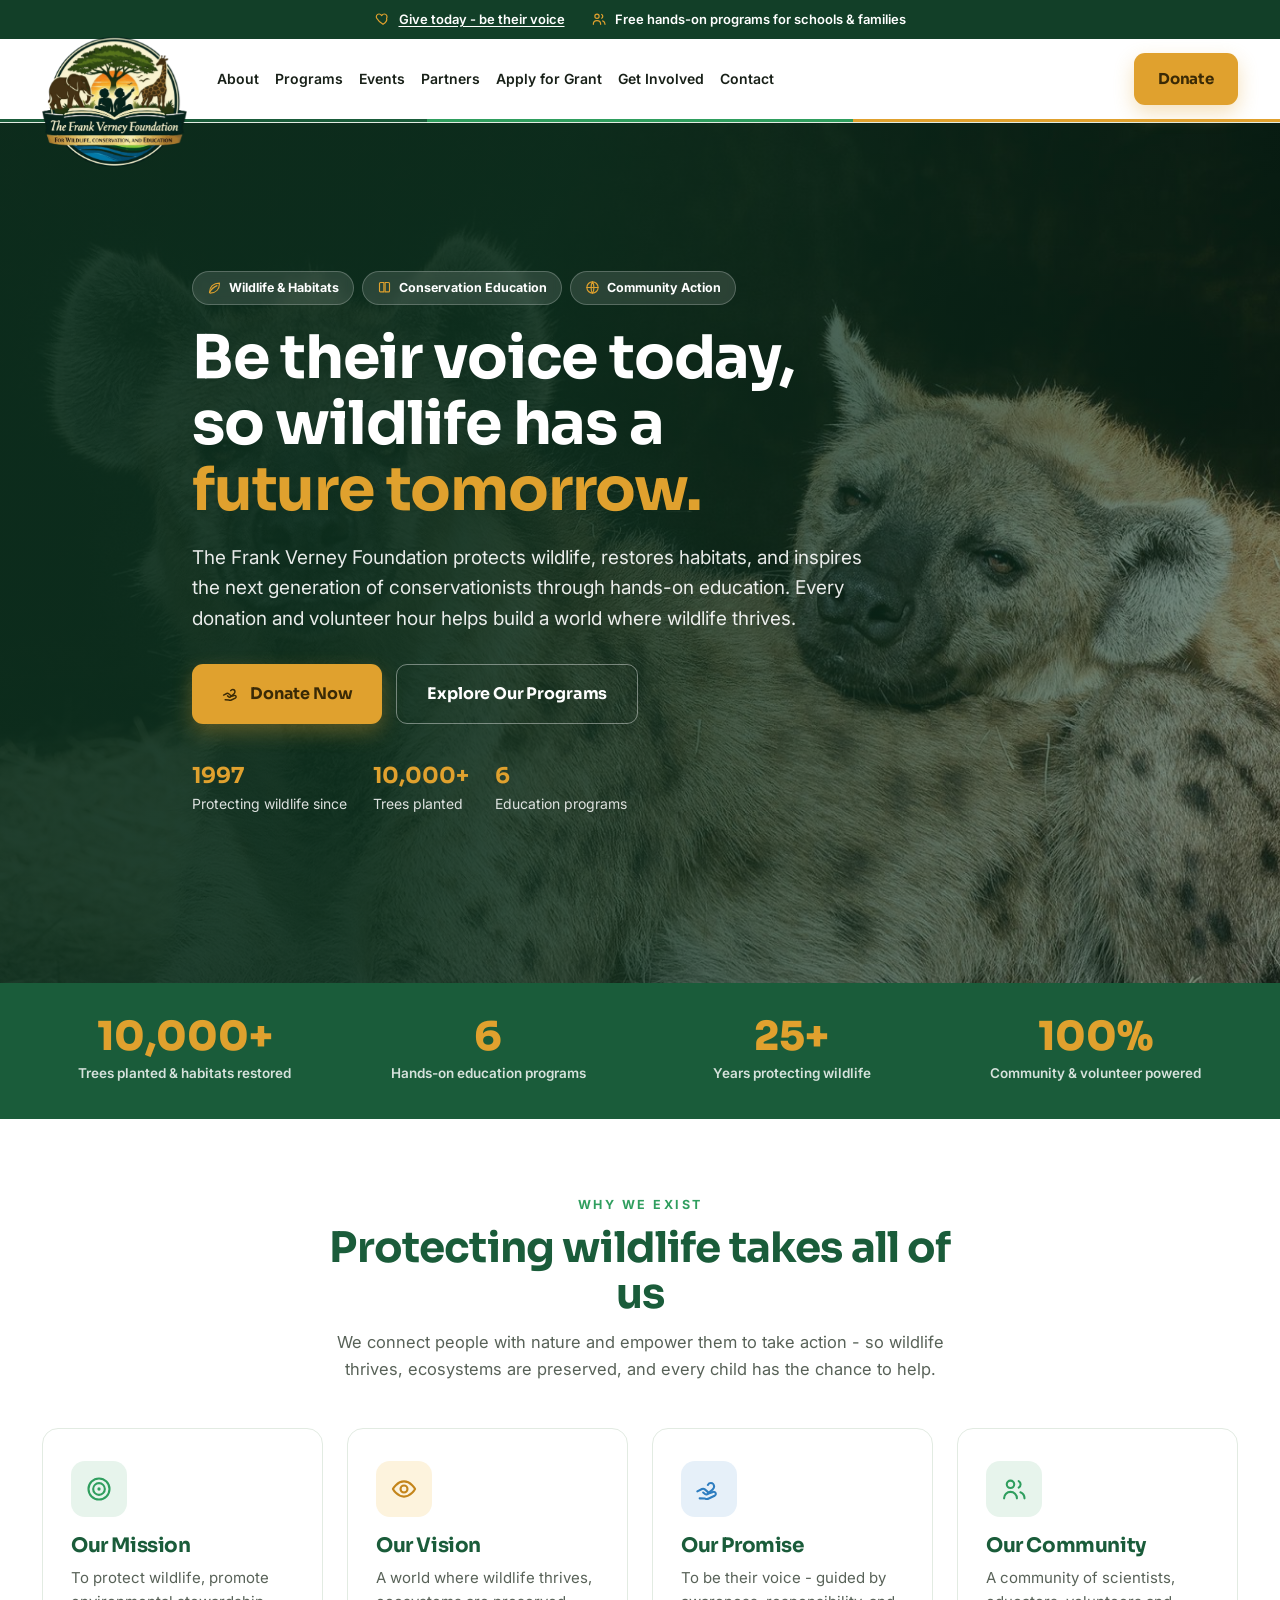
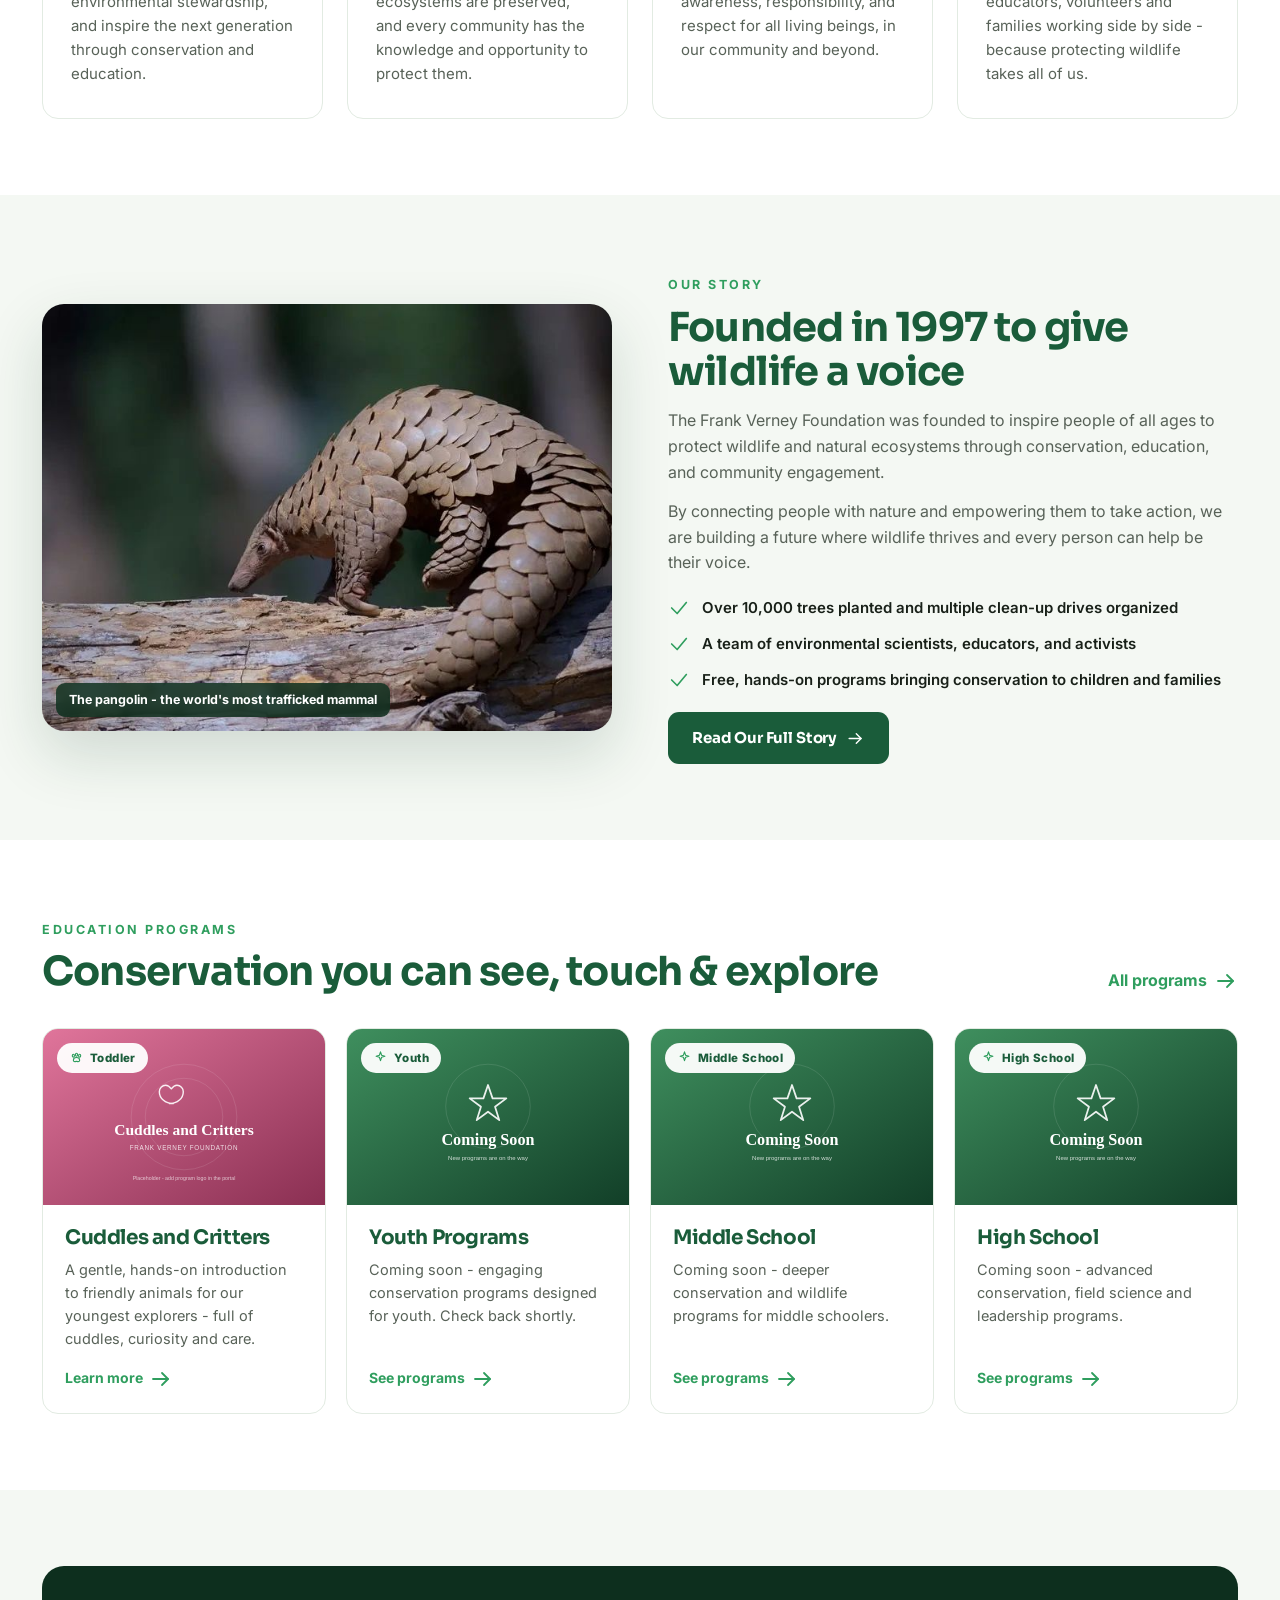
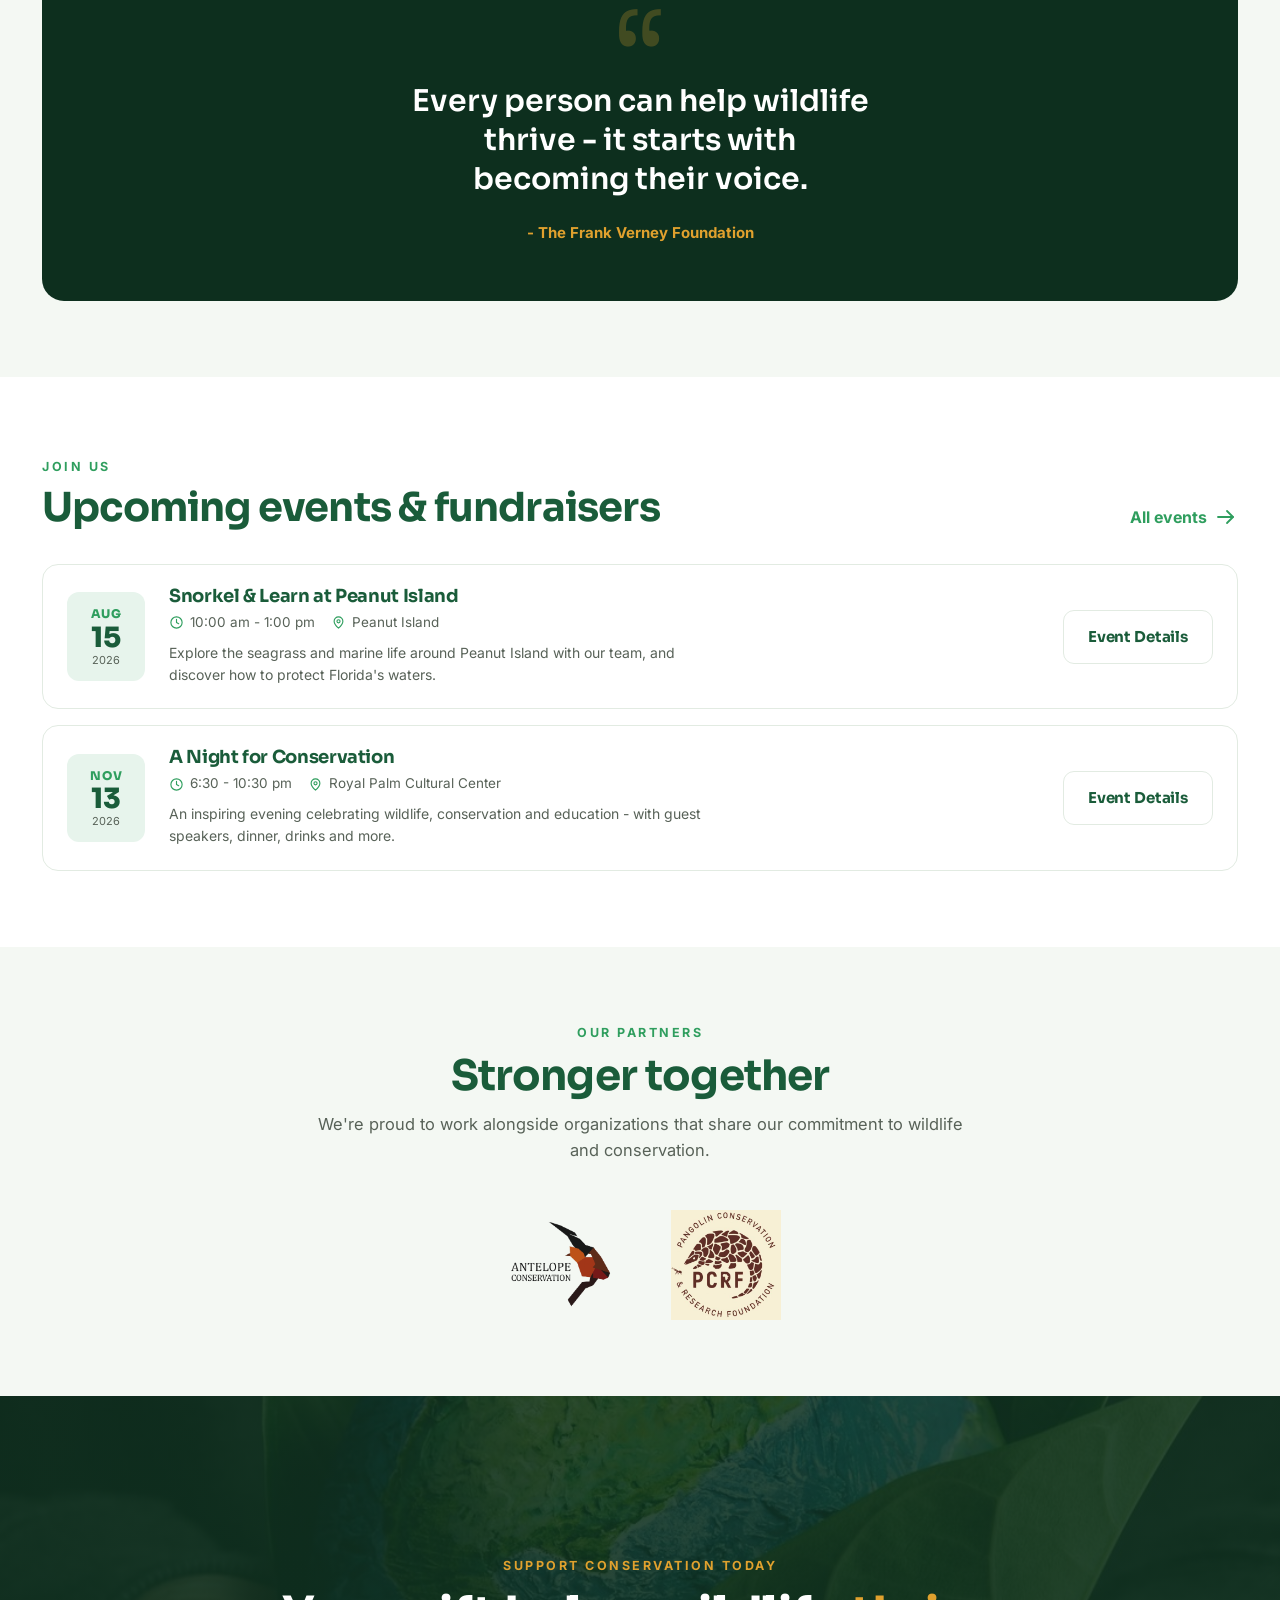
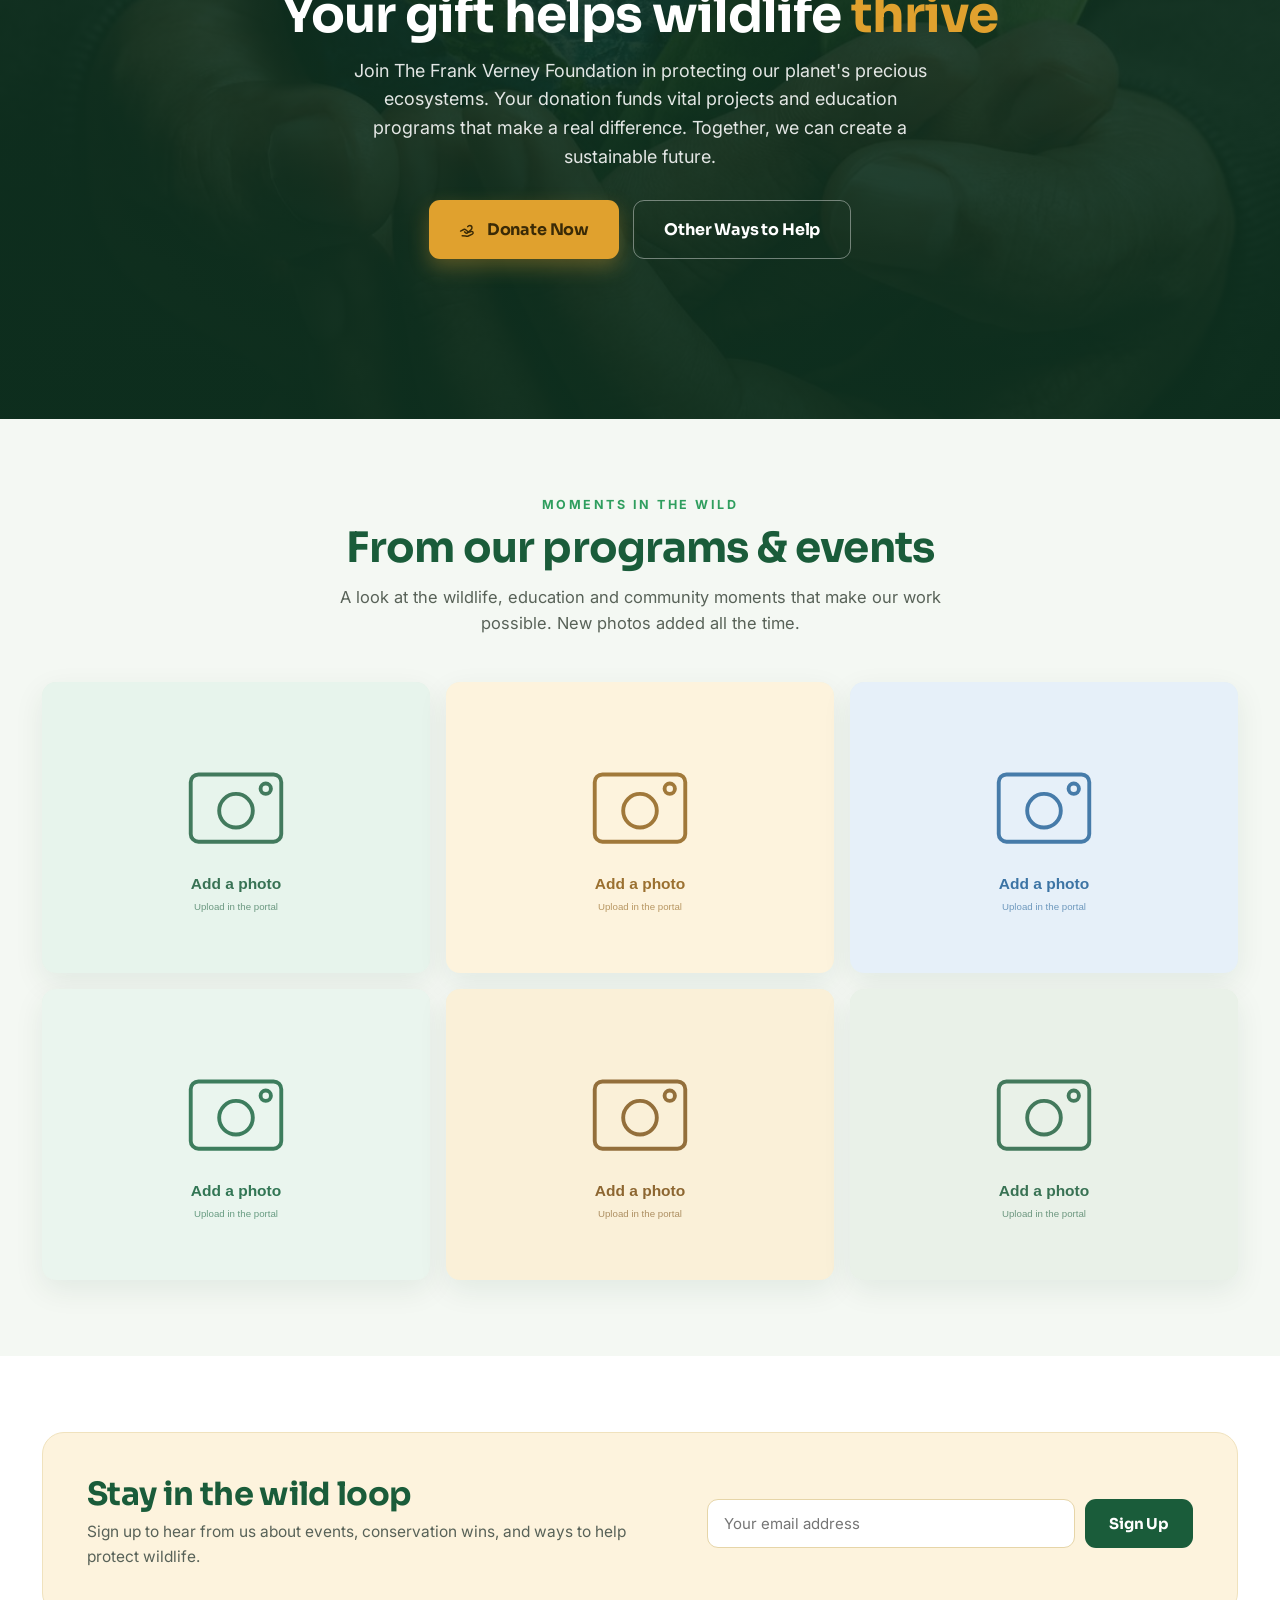
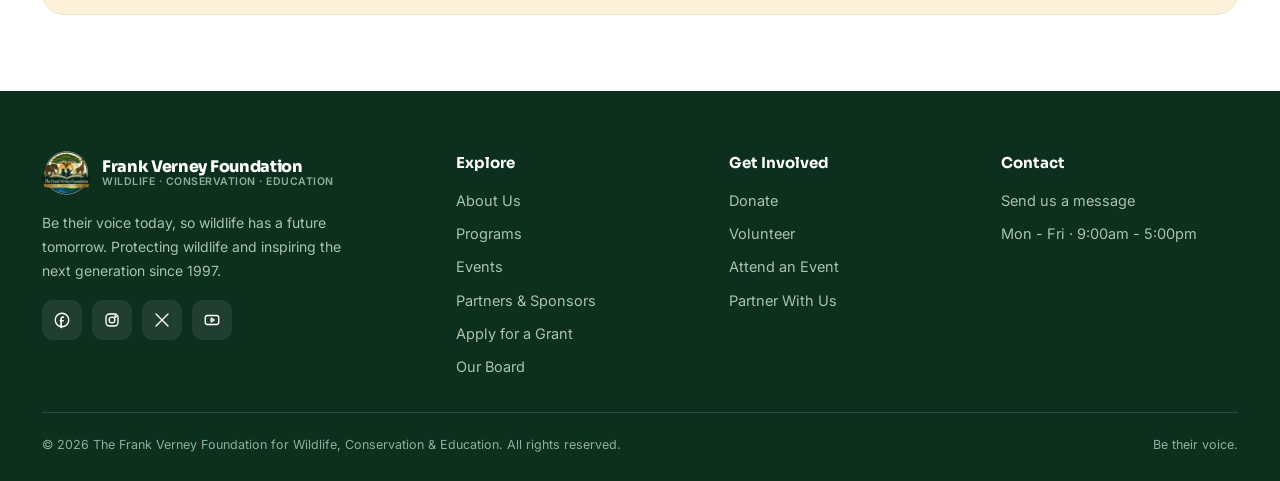
<file: index.html>
<!DOCTYPE html>
<html lang="en">
<head>
<meta charset="UTF-8" />
<meta name="viewport" content="width=device-width, initial-scale=1.0" />
<title>The Frank Verney Foundation | Wildlife, Conservation & Education</title>
<meta name="description" content="The Frank Verney Foundation for Wildlife, Conservation & Education protects wildlife, restores habitats, and inspires the next generation through hands-on education programs. Be their voice - donate or volunteer today." />
<meta name="keywords" content="wildlife foundation, conservation nonprofit, wildlife education programs, environmental stewardship, protect wildlife, conservation charity, endangered species, habitat restoration" />
<link rel="canonical" href="https://fvfoundationforwce.com/" />
<meta name="theme-color" content="#1a5c3a" />
<meta name="robots" content="index, follow" />
<!-- Open Graph -->
<meta property="og:type" content="website" />
<meta property="og:site_name" content="The Frank Verney Foundation for Wildlife, Conservation & Education" />
<meta property="og:title" content="The Frank Verney Foundation | Wildlife, Conservation & Education" />
<meta property="og:description" content="Be their voice today, so wildlife has a future tomorrow. Protecting wildlife and inspiring the next generation since 1997." />
<meta property="og:url" content="https://fvfoundationforwce.com/" />
<meta property="og:image" content="https://fvfoundationforwce.com/assets/img/hero-hyena.jpg" />
<meta name="twitter:card" content="summary_large_image" />
<meta name="twitter:site" content="@foundationwce" />
<meta name="twitter:title" content="The Frank Verney Foundation | Wildlife, Conservation & Education" />
<meta name="twitter:description" content="Be their voice today, so wildlife has a future tomorrow." />
<meta name="twitter:image" content="https://fvfoundationforwce.com/assets/img/hero-hyena.jpg" />
<link rel="preconnect" href="https://fonts.googleapis.com" />
<link rel="preconnect" href="https://fonts.gstatic.com" crossorigin />
<link href="https://fonts.googleapis.com/css2?family=Sora:wght@600;700;800&family=Inter:wght@400;500;600;700&display=swap" rel="stylesheet" />
<link rel="stylesheet" href="assets/styles.css" />
<link rel="icon" type="image/png" href="assets/logo.png" />
<script type="application/ld+json">
{
  "@context":"https://schema.org",
  "@type":"NGO",
  "name":"The Frank Verney Foundation for Wildlife, Conservation & Education",
  "alternateName":"FV Foundation 4 WCE",
  "url":"https://fvfoundationforwce.com/",
  "logo":"https://fvfoundationforwce.com/assets/logo.png",
  "foundingDate":"1997",
  "slogan":"Be their voice today, so wildlife has a future tomorrow",
  "description":"A nonprofit foundation dedicated to protecting wildlife, promoting environmental stewardship, and inspiring the next generation through conservation education.",
  "sameAs":[
    "https://www.facebook.com/fverneyfoundationwce",
    "https://www.instagram.com/fvfoundation4wce",
    "https://www.x.com/@foundationwce",
    "https://www.youtube.com/@fvfoundationwce75"
  ],
  "knowsAbout":["Wildlife conservation","Environmental education","Habitat restoration","Marine conservation","Reptile education","Primate conservation"]
}
</script>
</head>
<body>

<div class="announce"><div class="wrap">
  <span><svg class="i"><use href="#i-heart"/></svg> <a href="get-involved.html#donate">Give today - be their voice</a></span>
  <span><svg class="i"><use href="#i-users"/></svg> Free hands-on programs for schools &amp; families</span>
</div></div>

<header class="site"><div class="wrap">
  <a href="index.html" class="brand">
    <img data-edit-id="top-1" src="assets/logo.png" alt="The Frank Verney Foundation for Wildlife, Conservation &amp; Education logo" class="logo-img" />
    <span class="bt"><b>Frank Verney Foundation</b><small>Wildlife · Conservation · Education</small></span>
  </a>
  <nav class="main" id="mainnav">
    <a href="about.html">About</a>
    <a href="programs.html">Programs</a>
    <a href="events.html">Events</a>
    <a href="partners.html">Partners</a>
    <a href="apply-for-grant.html">Apply for Grant</a>
    <a href="get-involved.html">Get Involved</a>
    <a href="contact.html">Contact</a>
  </nav>
  <div class="head-right">
    <a data-edit-id="top-2" href="get-involved.html#donate" class="btn btn-gold">Donate</a>
    <button class="menu-btn" id="menuBtn" aria-label="Open menu"><span></span><span></span><span></span></button>
  </div>
</div></header>

<!-- HERO -->
<section class="hero center-hero">
  <div class="bg"><img data-edit-id="home-1" src="assets/img/hero-hyena.jpg" alt="A spotted hyena in the wild, part of the wildlife the Foundation works to protect" /></div>
  <div class="wrap">
    <img data-edit-id="home-2" src="assets/logo.png" alt="The Frank Verney Foundation for Wildlife, Conservation &amp; Education logo" class="hero-logo" />
    <div class="badges">
      <span class="chip"><svg class="i"><use href="#i-leaf"/></svg> Wildlife &amp; Habitats</span>
      <span class="chip"><svg class="i"><use href="#i-book"/></svg> Conservation Education</span>
      <span class="chip"><svg class="i"><use href="#i-globe"/></svg> Community Action</span>
    </div>
    <h1 data-edit-id="home-3">Be their voice today, so wildlife has a <span>future tomorrow.</span></h1>
    <p data-edit-id="home-4" class="lead">The Frank Verney Foundation protects wildlife, restores habitats, and inspires the next generation of conservationists through hands-on education. Every donation and volunteer hour helps build a world where wildlife thrives.</p>
    <div class="acts">
      <a data-edit-id="home-5" href="get-involved.html#donate" class="btn btn-gold btn-lg"><svg class="i"><use href="#i-hand-heart"/></svg> Donate Now</a>
      <a data-edit-id="home-6" href="programs.html" class="btn btn-ghost-light btn-lg">Explore Our Programs</a>
    </div>
    <div class="quicklink">
      <div><b>1997</b>Protecting wildlife since</div>
      <div><b>10,000+</b>Trees planted</div>
      <div><b>6</b>Education programs</div>
    </div>
  </div>
</section>

<!-- STATS -->
<div class="statband"><div class="wrap">
  <div class="stat"><b>10,000+</b><small>Trees planted &amp; habitats restored</small></div>
  <div class="stat"><b>6</b><small>Hands-on education programs</small></div>
  <div class="stat"><b>25+</b><small>Years protecting wildlife</small></div>
  <div class="stat"><b>100%</b><small>Community &amp; volunteer powered</small></div>
</div></div>

<!-- MISSION / VISION PILLARS -->
<section>
  <div class="wrap">
    <div class="section-head">
      <span data-edit-id="home-7" class="eyebrow center">Why We Exist</span>
      <h2 data-edit-id="home-8">Protecting wildlife takes all of us</h2>
      <p data-edit-id="home-9">We connect people with nature and empower them to take action - so wildlife thrives, ecosystems are preserved, and every child has the chance to help.</p>
    </div>
    <div class="pillar-grid">
      <div class="pillar" data-reveal>
        <div class="ic"><svg class="i"><use href="#i-target"/></svg></div>
        <h3 data-edit-id="home-10">Our Mission</h3>
        <p data-edit-id="home-11">To protect wildlife, promote environmental stewardship, and inspire the next generation through conservation and education.</p>
      </div>
      <div class="pillar gold" data-reveal>
        <div class="ic"><svg class="i"><use href="#i-eye"/></svg></div>
        <h3 data-edit-id="home-12">Our Vision</h3>
        <p data-edit-id="home-13">A world where wildlife thrives, ecosystems are preserved, and every community has the knowledge and opportunity to protect them.</p>
      </div>
      <div class="pillar sky" data-reveal>
        <div class="ic"><svg class="i"><use href="#i-hand-heart"/></svg></div>
        <h3 data-edit-id="home-14">Our Promise</h3>
        <p data-edit-id="home-15">To be their voice - guided by awareness, responsibility, and respect for all living beings, in our community and beyond.</p>
      </div>
      <div class="pillar" data-reveal>
        <div class="ic"><svg class="i"><use href="#i-users"/></svg></div>
        <h3 data-edit-id="home-16">Our Community</h3>
        <p data-edit-id="home-17">A community of scientists, educators, volunteers and families working side by side - because protecting wildlife takes all of us.</p>
      </div>
    </div>
  </div>
</section>

<!-- STORY SPLIT -->
<section class="soft">
  <div class="wrap">
    <div class="split">
      <div class="media" data-reveal>
        <img data-edit-id="home-18" src="assets/img/pangolin.jpg" alt="A pangolin - one of the world's most trafficked mammals and a symbol of the Foundation's conservation work" />
        <span class="cap">The pangolin - the world's most trafficked mammal</span>
      </div>
      <div data-reveal>
        <span data-edit-id="home-19" class="eyebrow">Our Story</span>
        <h2 data-edit-id="home-20">Founded in 1997 to give wildlife a voice</h2>
        <p data-edit-id="home-21">The Frank Verney Foundation was founded to inspire people of all ages to protect wildlife and natural ecosystems through conservation, education, and community engagement.</p>
        <p data-edit-id="home-22">By connecting people with nature and empowering them to take action, we are building a future where wildlife thrives and every person can help be their voice.</p>
        <ul class="checks">
          <li data-edit-id="home-23"><svg class="i"><use href="#i-check"/></svg> Over 10,000 trees planted and multiple clean-up drives organized</li>
          <li data-edit-id="home-24"><svg class="i"><use href="#i-check"/></svg> A team of environmental scientists, educators, and activists</li>
          <li data-edit-id="home-25"><svg class="i"><use href="#i-check"/></svg> Free, hands-on programs bringing conservation to children and families</li>
        </ul>
        <a data-edit-id="home-26" href="about.html" class="btn btn-forest">Read Our Full Story <svg class="i"><use href="#i-arrow"/></svg></a>
      </div>
    </div>
  </div>
</section>

<!-- PROGRAMS PREVIEW -->
<section>
  <div class="wrap">
    <div class="head-row">
      <div>
        <span data-edit-id="home-27" class="eyebrow">Education Programs</span>
        <h2 data-edit-id="home-28">Conservation you can see, touch &amp; explore</h2>
      </div>
      <a href="programs.html" class="link">All programs <svg class="i"><use href="#i-arrow"/></svg></a>
    </div>
    <div class="prog-grid g4">
      <a href="programs.html" class="prog" data-reveal>
        <div class="ph"><img data-edit-id="home-29" src="assets/img/prog-cuddles-and-critters.svg" alt="Cuddles and Critters toddler program" /><span class="badge"><svg class="i"><use href="#i-paw"/></svg> Toddler</span></div>
        <div class="tx"><h3 data-edit-id="home-30">Cuddles and Critters</h3><p data-edit-id="home-31">A gentle, hands-on introduction to friendly animals for our youngest explorers - full of cuddles, curiosity and care.</p><span class="more">Learn more <svg class="i"><use href="#i-arrow"/></svg></span></div>
      </a>
      <a href="programs.html" class="prog" data-reveal>
        <div class="ph"><img data-edit-id="home-32" src="assets/img/prog-coming-soon.svg" alt="Youth programs coming soon" /><span class="badge"><svg class="i"><use href="#i-spark"/></svg> Youth</span></div>
        <div class="tx"><h3 data-edit-id="home-33">Youth Programs</h3><p data-edit-id="home-34">Coming soon - engaging conservation programs designed for youth. Check back shortly.</p><span class="more">See programs <svg class="i"><use href="#i-arrow"/></svg></span></div>
      </a>
      <a href="programs.html" class="prog" data-reveal>
        <div class="ph"><img data-edit-id="home-35" src="assets/img/prog-coming-soon.svg" alt="Middle school programs coming soon" /><span class="badge"><svg class="i"><use href="#i-spark"/></svg> Middle School</span></div>
        <div class="tx"><h3 data-edit-id="home-36">Middle School</h3><p data-edit-id="home-37">Coming soon - deeper conservation and wildlife programs for middle schoolers.</p><span class="more">See programs <svg class="i"><use href="#i-arrow"/></svg></span></div>
      </a>
      <a href="programs.html" class="prog" data-reveal>
        <div class="ph"><img data-edit-id="home-38" src="assets/img/prog-coming-soon.svg" alt="High school programs coming soon" /><span class="badge"><svg class="i"><use href="#i-spark"/></svg> High School</span></div>
        <div class="tx"><h3 data-edit-id="home-39">High School</h3><p data-edit-id="home-40">Coming soon - advanced conservation, field science and leadership programs.</p><span class="more">See programs <svg class="i"><use href="#i-arrow"/></svg></span></div>
      </a>
    </div>
  </div>
</section>

<!-- QUOTE -->
<section class="soft">
  <div class="wrap">
    <div class="quote-band" data-reveal>
      <div class="qmark">&ldquo;</div>
      <blockquote data-edit-id="home-41">Every person can help wildlife thrive - it starts with becoming their voice.</blockquote>
      <cite>- The Frank Verney Foundation</cite>
    </div>
  </div>
</section>

<!-- EVENTS PREVIEW -->
<section>
  <div class="wrap">
    <div class="head-row">
      <div>
        <span data-edit-id="home-42" class="eyebrow">Join Us</span>
        <h2 data-edit-id="home-43">Upcoming events &amp; fundraisers</h2>
      </div>
      <a href="events.html" class="link">All events <svg class="i"><use href="#i-arrow"/></svg></a>
    </div>
    <div class="events">
      <div class="event" data-reveal>
        <div class="date"><div class="m">Aug</div><div class="d">15</div><div class="y">2026</div></div>
        <div class="info">
          <h3 data-edit-id="home-44">Snorkel &amp; Learn at Peanut Island</h3>
          <div class="meta"><span><svg class="i"><use href="#i-clock"/></svg> 10:00 am - 1:00 pm</span><span><svg class="i"><use href="#i-pin"/></svg> Peanut Island</span></div>
          <p data-edit-id="home-45">Explore the seagrass and marine life around Peanut Island with our team, and discover how to protect Florida's waters.</p>
        </div>
        <div class="cta"><a data-edit-id="home-46" href="events.html" class="btn btn-ghost">Event Details</a></div>
      </div>
      <div class="event" data-reveal>
        <div class="date"><div class="m">Nov</div><div class="d">13</div><div class="y">2026</div></div>
        <div class="info">
          <h3 data-edit-id="home-47">A Night for Conservation</h3>
          <div class="meta"><span><svg class="i"><use href="#i-clock"/></svg> 6:30 - 10:30 pm</span><span><svg class="i"><use href="#i-pin"/></svg> Royal Palm Cultural Center</span></div>
          <p data-edit-id="home-48">An inspiring evening celebrating wildlife, conservation and education - with guest speakers, dinner, drinks and more.</p>
        </div>
        <div class="cta"><a data-edit-id="home-49" href="events.html" class="btn btn-ghost">Event Details</a></div>
      </div>
    </div>
  </div>
</section>

<!-- PARTNERS -->
<section class="soft">
  <div class="wrap">
    <div class="section-head">
      <span data-edit-id="home-50" class="eyebrow center">Our Partners</span>
      <h2 data-edit-id="home-51">Stronger together</h2>
      <p data-edit-id="home-52">We're proud to work alongside organizations that share our commitment to wildlife and conservation.</p>
    </div>
    <div class="partners">
      <img data-edit-id="home-53" src="assets/img/partner-ac.png" alt="Partner organization logo" />
      <img data-edit-id="home-54" src="assets/img/partner-pcrf.png" alt="Partner organization logo" />
    </div>
  </div>
</section>

<!-- CTA -->
<section class="cta">
  <div class="bg"><img data-edit-id="home-55" src="assets/img/conservation-hands.jpg" alt="Hands cradling a green seedling, representing environmental care" /></div>
  <div class="wrap">
    <span data-edit-id="home-56" class="eyebrow center" style="color:var(--gold)">Support Conservation Today</span>
    <h2 data-edit-id="home-57">Your gift helps wildlife <span>thrive</span></h2>
    <p data-edit-id="home-58">Join The Frank Verney Foundation in protecting our planet's precious ecosystems. Your donation funds vital projects and education programs that make a real difference. Together, we can create a sustainable future.</p>
    <div class="acts">
      <a data-edit-id="home-59" href="get-involved.html#donate" class="btn btn-gold btn-lg"><svg class="i"><use href="#i-hand-heart"/></svg> Donate Now</a>
      <a data-edit-id="home-60" href="get-involved.html" class="btn btn-ghost-light btn-lg">Other Ways to Help</a>
    </div>
  </div>
</section>

<!-- GALLERY -->
<section class="soft">
  <div class="wrap">
    <div class="section-head">
      <span data-edit-id="home-61" class="eyebrow center">Moments in the Wild</span>
      <h2 data-edit-id="home-62">From our programs &amp; events</h2>
      <p data-edit-id="home-63">A look at the wildlife, education and community moments that make our work possible. New photos added all the time.</p>
    </div>
    <div class="gallery-grid">
      <div class="gitem"><img data-edit-id="home-64" src="assets/img/gallery-1.svg" alt="Foundation program and wildlife photo" /></div>
      <div class="gitem"><img data-edit-id="home-65" src="assets/img/gallery-2.svg" alt="Foundation program and wildlife photo" /></div>
      <div class="gitem"><img data-edit-id="home-66" src="assets/img/gallery-3.svg" alt="Foundation program and wildlife photo" /></div>
      <div class="gitem"><img data-edit-id="home-67" src="assets/img/gallery-4.svg" alt="Foundation program and wildlife photo" /></div>
      <div class="gitem"><img data-edit-id="home-68" src="assets/img/gallery-5.svg" alt="Foundation program and wildlife photo" /></div>
      <div class="gitem"><img data-edit-id="home-69" src="assets/img/gallery-6.svg" alt="Foundation program and wildlife photo" /></div>
    </div>
  </div>
</section>

<!-- NEWSLETTER -->
<section>
  <div class="wrap">
    <div class="news" data-reveal>
      <div>
        <h2 data-edit-id="home-70">Stay in the wild loop</h2>
        <p data-edit-id="home-71">Sign up to hear from us about events, conservation wins, and ways to help protect wildlife.</p>
      </div>
      <form data-mailto="info@fvfoundationforwce.com" data-subject="Newsletter sign-up">
        <input type="email" name="Email" placeholder="Your email address" required aria-label="Email address" />
        <button type="submit" class="btn btn-forest">Sign Up</button>
      </form>
    </div>
  </div>
</section>

<footer class="site-foot"><div class="wrap">
  <div class="foot-grid">
    <div>
      <a href="index.html" class="brand">
        <img data-edit-id="foot-1" src="assets/logo.png" alt="The Frank Verney Foundation logo" class="logo-img" style="height:44px" />
        <span class="bt"><b>Frank Verney Foundation</b><small>Wildlife · Conservation · Education</small></span>
      </a>
      <p data-edit-id="foot-2" class="blurb">Be their voice today, so wildlife has a future tomorrow. Protecting wildlife and inspiring the next generation since 1997.</p>
      <div class="socials">
        <a href="https://www.facebook.com/fverneyfoundationwce" target="_blank" rel="noopener" aria-label="Facebook"><svg class="i"><use href="#i-facebook"/></svg></a>
        <a href="https://www.instagram.com/fvfoundation4wce" target="_blank" rel="noopener" aria-label="Instagram"><svg class="i"><use href="#i-instagram"/></svg></a>
        <a href="https://www.x.com/@foundationwce" target="_blank" rel="noopener" aria-label="X (Twitter)"><svg class="i"><use href="#i-x"/></svg></a>
        <a href="https://www.youtube.com/@fvfoundationwce75" target="_blank" rel="noopener" aria-label="YouTube"><svg class="i"><use href="#i-youtube"/></svg></a>
      </div>
    </div>
    <div><h4 data-edit-id="foot-3">Explore</h4><ul class="foot-links">
      <li data-edit-id="foot-4"><a href="about.html">About Us</a></li>
      <li data-edit-id="foot-5"><a href="programs.html">Programs</a></li>
      <li data-edit-id="foot-6"><a href="events.html">Events</a></li>
      <li data-edit-id="foot-7"><a href="partners.html">Partners &amp; Sponsors</a></li>
      <li data-edit-id="foot-8"><a href="apply-for-grant.html">Apply for a Grant</a></li>
      <li data-edit-id="foot-9"><a href="about.html#board">Our Board</a></li>
    </ul></div>
    <div><h4 data-edit-id="foot-10">Get Involved</h4><ul class="foot-links">
      <li data-edit-id="foot-11"><a href="get-involved.html#donate">Donate</a></li>
      <li data-edit-id="foot-12"><a href="get-involved.html#volunteer">Volunteer</a></li>
      <li data-edit-id="foot-13"><a href="events.html">Attend an Event</a></li>
      <li data-edit-id="foot-14"><a href="contact.html">Partner With Us</a></li>
    </ul></div>
    <div><h4 data-edit-id="foot-15">Contact</h4><ul class="foot-links">
      <li data-edit-id="foot-17"><a href="contact.html">Send us a message</a></li>
      <li data-edit-id="foot-18">Mon - Fri · 9:00am - 5:00pm</li>
    </ul></div>
  </div>
  <div class="foot-bottom">
    <span>© <span id="yr">2026</span> The Frank Verney Foundation for Wildlife, Conservation &amp; Education. All rights reserved.</span>
    <span>Be their voice.</span>
  </div>
</div></footer>

<script src="assets/app.js"></script>

<!-- Portal editor bridge (dormant unless embedded in the same-origin portal) -->
<script>
(function () {
  if (window.top === window.self) return;
  var EDIT=false, changes={};
  function ok(e){ return e.origin===location.origin; }
  function record(el){ changes[el.getAttribute("data-edit-id")]=el.innerHTML.trim(); }
  function enable(){
    if(EDIT) return; EDIT=true;
    document.querySelectorAll("[data-edit-id]").forEach(function(el){
      var tag=el.tagName.toLowerCase();
      if(tag==="img"){
        el.style.cursor="pointer"; el.classList.add("fvf-img-editable");
        el.addEventListener("click",function(ev){ ev.preventDefault(); ev.stopPropagation();
          parent.postMessage({type:"fpt-edit-image",id:el.getAttribute("data-edit-id")},location.origin); });
      } else {
        el.setAttribute("contenteditable","true"); el.classList.add("fvf-text-editable");
        if(tag==="a"){ el.addEventListener("click",function(ev){ ev.preventDefault(); }); }
        el.addEventListener("input",function(){ record(el); });
        el.addEventListener("blur",function(){ record(el); });
        el.addEventListener("keydown",function(e){ if(e.key==="Enter"&&tag!=="p"&&tag!=="li"&&tag!=="blockquote"){ e.preventDefault(); } });
      }
    });
    var s=document.createElement("style");
    s.textContent=".fvf-text-editable{outline:1px dashed rgba(26,92,58,.55);outline-offset:2px;border-radius:3px;cursor:text}.fvf-text-editable:hover{outline-color:#1a5c3a}.fvf-text-editable:focus{outline:2px solid #1a5c3a;background:rgba(26,92,58,.06)}.fvf-img-editable{outline:2px dashed rgba(26,92,58,.6);outline-offset:3px}.fvf-img-editable:hover{outline:3px solid #1a5c3a;filter:brightness(.95)}";
    document.head.appendChild(s);
    parent.postMessage({type:"fpt-edit-ready"},location.origin);
  }
  window.addEventListener("message",function(e){
    if(!ok(e)) return; var d=e.data||{};
    if(d.type==="fpt-edit-on") enable();
    if(d.type==="fpt-edit-collect"){ parent.postMessage({type:"fpt-edit-changes",changes:changes},location.origin); }
    if(d.type==="fpt-set-image"){ var el=document.querySelector('[data-edit-id="'+d.id+'"]'); if(el){ el.src=d.url; changes[d.id]=d.url; } }
  });
})();
</script>

</body>
</html>
</file>
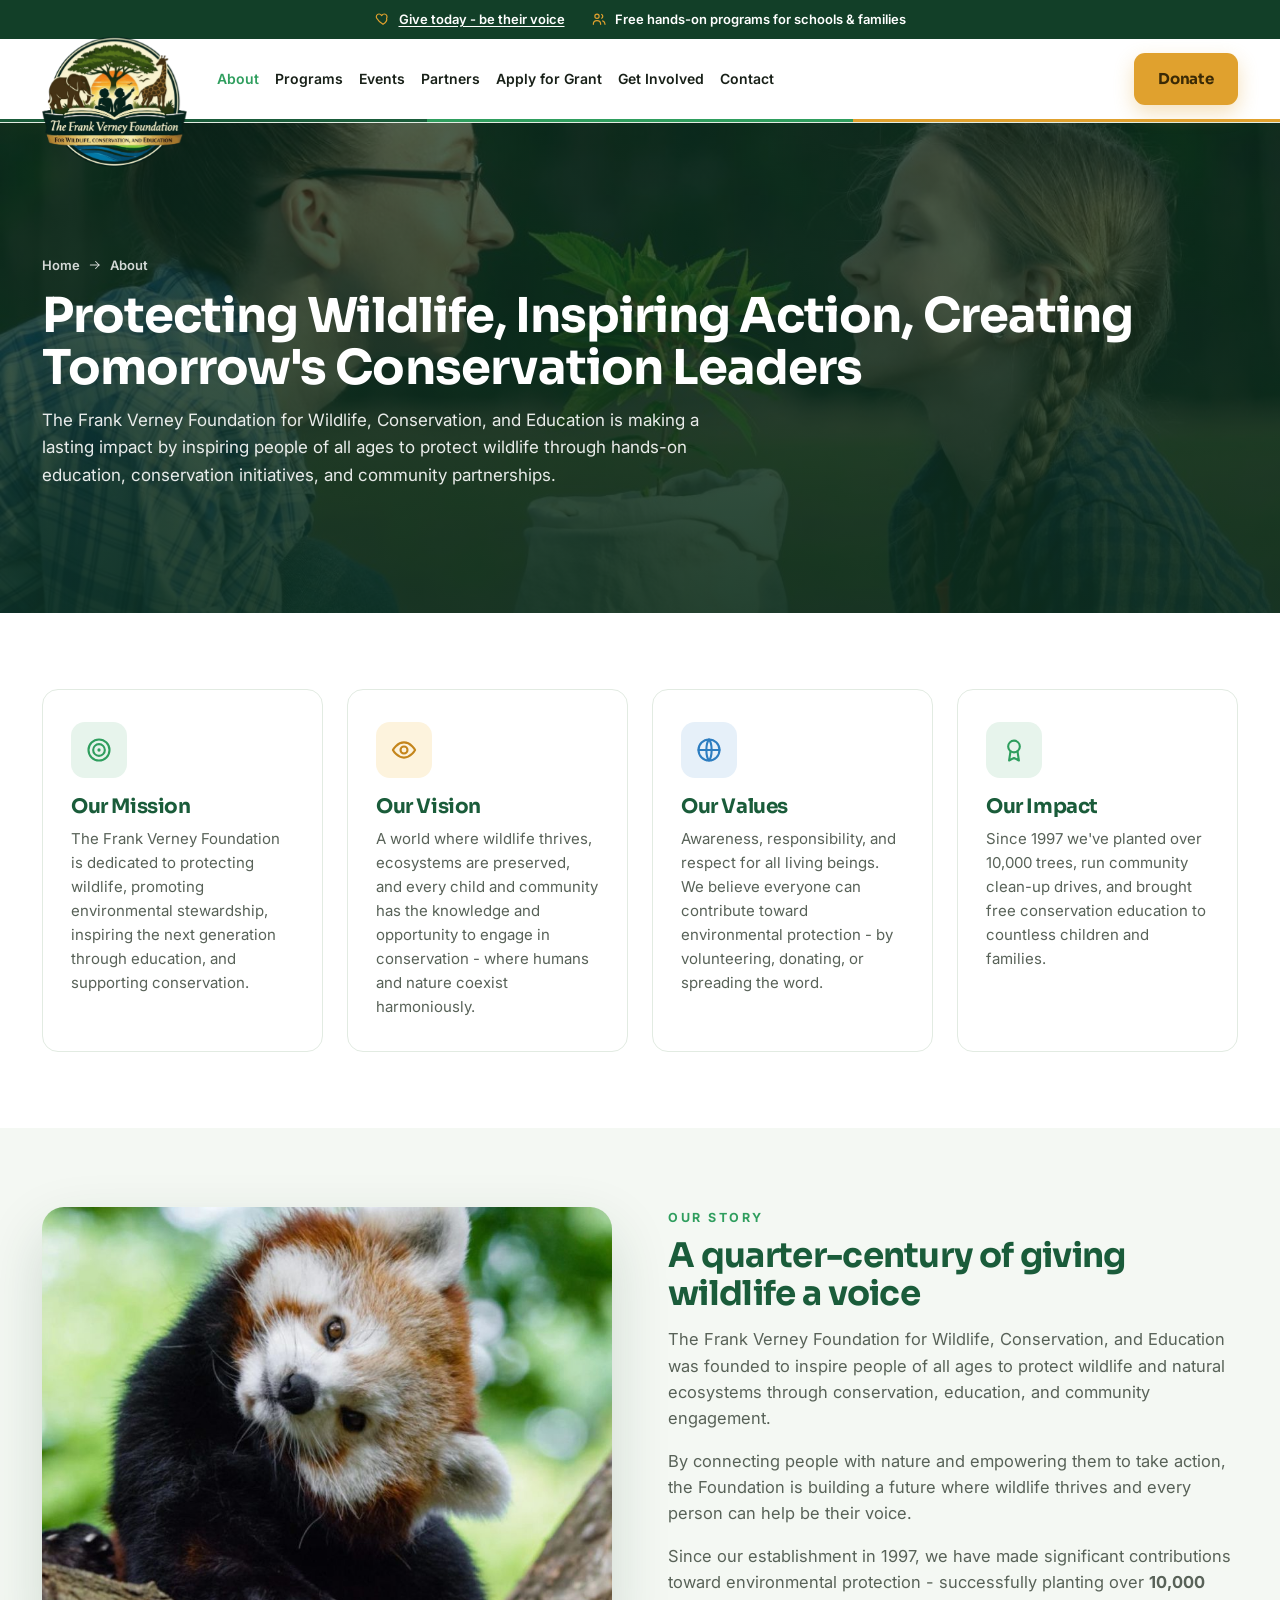
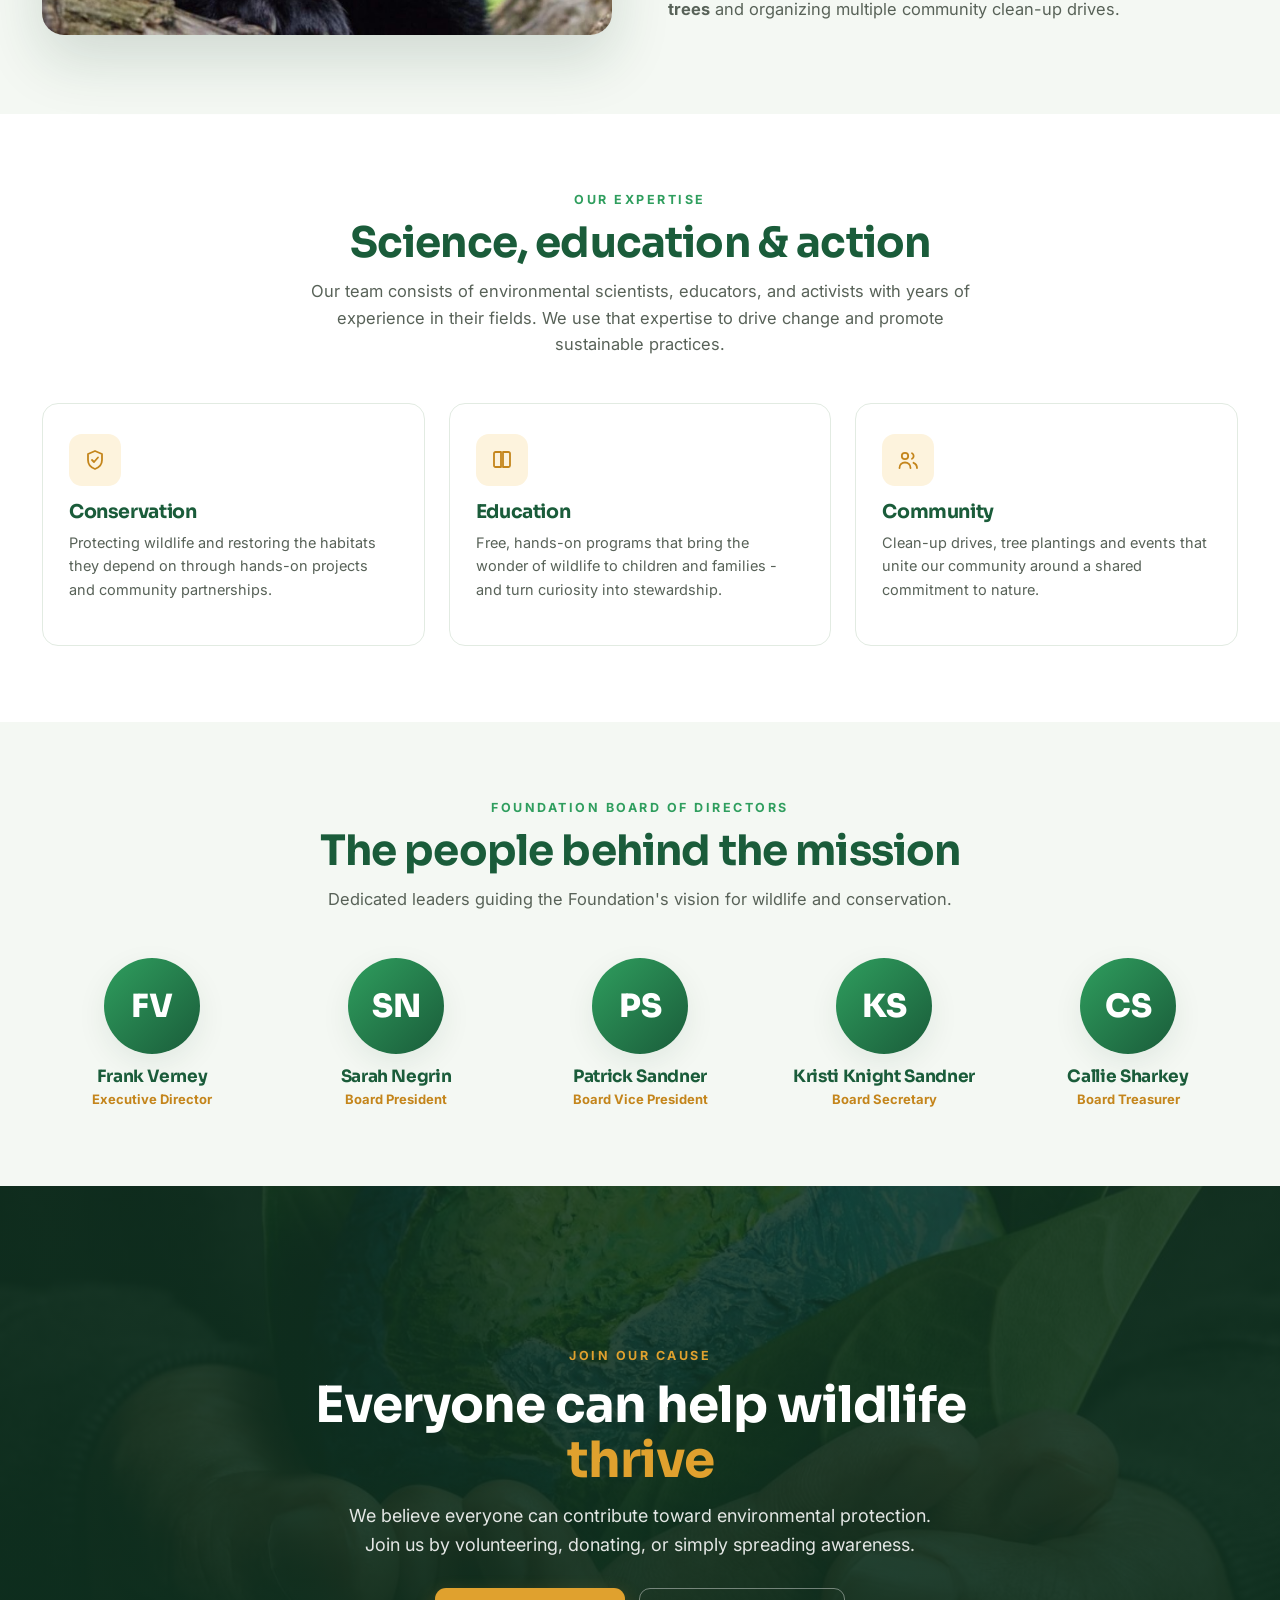
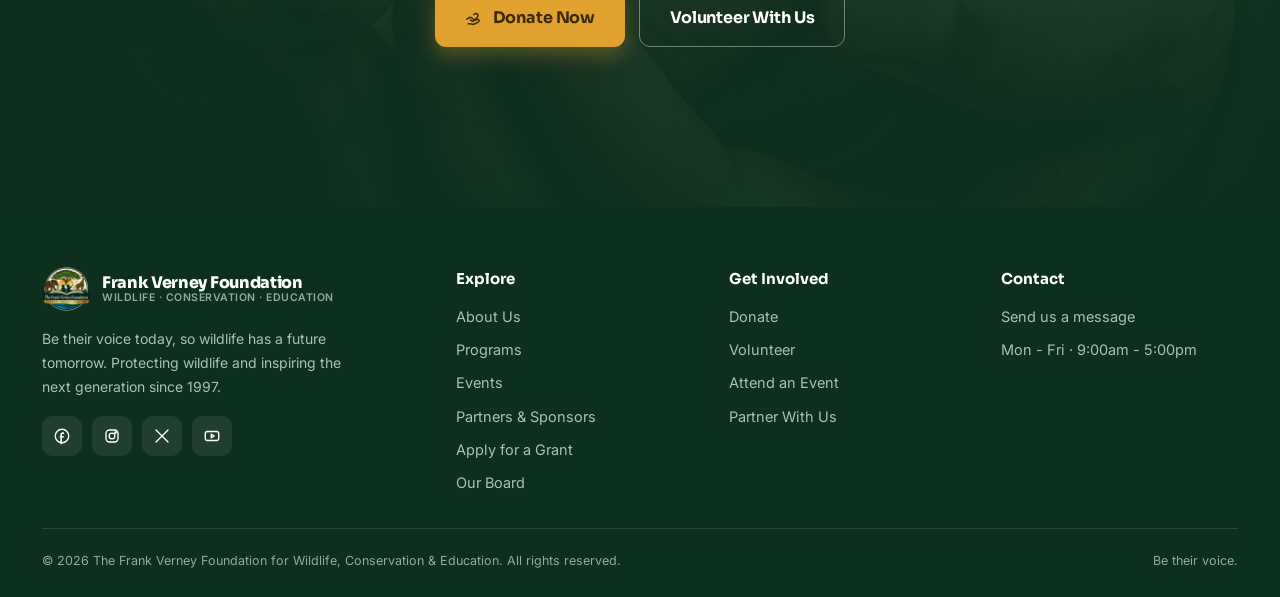
<file: about.html>
<!DOCTYPE html>
<html lang="en">
<head>
<meta charset="UTF-8" />
<meta name="viewport" content="width=device-width, initial-scale=1.0" />
<title>About Us | The Frank Verney Foundation for Wildlife, Conservation &amp; Education</title>
<meta name="description" content="Since 1997, The Frank Verney Foundation has protected wildlife and inspired conservation through education. Meet our mission, vision, board of directors and the team behind the cause." />
<meta name="keywords" content="about wildlife foundation, conservation mission, wildlife charity board, environmental nonprofit team, Frank Verney" />
<link rel="canonical" href="https://fvfoundationforwce.com/about.html" />
<meta name="theme-color" content="#1a5c3a" />
<meta property="og:type" content="website" />
<meta property="og:title" content="About The Frank Verney Foundation for Wildlife, Conservation &amp; Education" />
<meta property="og:description" content="Protecting wildlife and inspiring the next generation since 1997." />
<meta property="og:url" content="https://fvfoundationforwce.com/about.html" />
<meta property="og:image" content="https://fvfoundationforwce.com/assets/img/conservation-hands.jpg" />
<link rel="preconnect" href="https://fonts.googleapis.com" />
<link rel="preconnect" href="https://fonts.gstatic.com" crossorigin />
<link href="https://fonts.googleapis.com/css2?family=Sora:wght@600;700;800&family=Inter:wght@400;500;600;700&display=swap" rel="stylesheet" />
<link rel="stylesheet" href="assets/styles.css" />
<link rel="icon" type="image/png" href="assets/logo.png" />
</head>
<body>

<div class="announce"><div class="wrap">
  <span><svg class="i"><use href="#i-heart"/></svg> <a href="get-involved.html#donate">Give today - be their voice</a></span>
  <span><svg class="i"><use href="#i-users"/></svg> Free hands-on programs for schools &amp; families</span>
</div></div>

<header class="site"><div class="wrap">
  <a href="index.html" class="brand">
    <img data-edit-id="top-1" src="assets/logo.png" alt="The Frank Verney Foundation logo" class="logo-img" />
    <span class="bt"><b>Frank Verney Foundation</b><small>Wildlife · Conservation · Education</small></span>
  </a>
  <nav class="main" id="mainnav">
    <a href="about.html">About</a>
    <a href="programs.html">Programs</a>
    <a href="events.html">Events</a>
    <a href="partners.html">Partners</a>
    <a href="apply-for-grant.html">Apply for Grant</a>
    <a href="get-involved.html">Get Involved</a>
    <a href="contact.html">Contact</a>
  </nav>
  <div class="head-right">
    <a data-edit-id="top-2" href="get-involved.html#donate" class="btn btn-gold">Donate</a>
    <button class="menu-btn" id="menuBtn" aria-label="Open menu"><span></span><span></span><span></span></button>
  </div>
</div></header>

<section class="page-hero">
  <div class="bg"><img data-edit-id="about-1" src="assets/img/getty-1309465830.jpg" alt="Wildlife in a natural landscape" /></div>
  <div class="wrap">
    <div class="crumb"><a href="index.html">Home</a> <svg class="i"><use href="#i-arrow"/></svg> About</div>
    <h1 data-edit-id="about-2">Protecting Wildlife, Inspiring Action, Creating Tomorrow's Conservation Leaders</h1>
    <p data-edit-id="about-3">The Frank Verney Foundation for Wildlife, Conservation, and Education is making a lasting impact by inspiring people of all ages to protect wildlife through hands-on education, conservation initiatives, and community partnerships.</p>
  </div>
</section>

<!-- MISSION / VISION -->
<section>
  <div class="wrap">
    <div class="pillar-grid">
      <div class="pillar" data-reveal>
        <div class="ic"><svg class="i"><use href="#i-target"/></svg></div>
        <h3 data-edit-id="about-4">Our Mission</h3>
        <p data-edit-id="about-5">The Frank Verney Foundation is dedicated to protecting wildlife, promoting environmental stewardship, inspiring the next generation through education, and supporting conservation.</p>
      </div>
      <div class="pillar gold" data-reveal>
        <div class="ic"><svg class="i"><use href="#i-eye"/></svg></div>
        <h3 data-edit-id="about-6">Our Vision</h3>
        <p data-edit-id="about-7">A world where wildlife thrives, ecosystems are preserved, and every child and community has the knowledge and opportunity to engage in conservation - where humans and nature coexist harmoniously.</p>
      </div>
      <div class="pillar sky" data-reveal>
        <div class="ic"><svg class="i"><use href="#i-globe"/></svg></div>
        <h3 data-edit-id="about-8">Our Values</h3>
        <p data-edit-id="about-9">Awareness, responsibility, and respect for all living beings. We believe everyone can contribute toward environmental protection - by volunteering, donating, or spreading the word.</p>
      </div>
      <div class="pillar" data-reveal>
        <div class="ic"><svg class="i"><use href="#i-award"/></svg></div>
        <h3 data-edit-id="about-10">Our Impact</h3>
        <p data-edit-id="about-11">Since 1997 we've planted over 10,000 trees, run community clean-up drives, and brought free conservation education to countless children and families.</p>
      </div>
    </div>
  </div>
</section>

<!-- STORY -->
<section class="soft">
  <div class="wrap">
    <div class="split">
      <div class="media" data-reveal>
        <img data-edit-id="about-12" src="assets/img/content-1.jpg" alt="Wildlife the Foundation works to protect" />
      </div>
      <div class="prose" data-reveal>
        <span data-edit-id="about-13" class="eyebrow">Our Story</span>
        <h2 data-edit-id="about-14" style="margin-top:8px">A quarter-century of giving wildlife a voice</h2>
        <p data-edit-id="about-15">The Frank Verney Foundation for Wildlife, Conservation, and Education was founded to inspire people of all ages to protect wildlife and natural ecosystems through conservation, education, and community engagement.</p>
        <p data-edit-id="about-16">By connecting people with nature and empowering them to take action, the Foundation is building a future where wildlife thrives and every person can help be their voice.</p>
        <p data-edit-id="about-17">Since our establishment in 1997, we have made significant contributions toward environmental protection - successfully planting over <strong>10,000 trees</strong> and organizing multiple community clean-up drives.</p>
      </div>
    </div>
  </div>
</section>

<!-- EXPERTISE -->
<section>
  <div class="wrap">
    <div class="section-head">
      <span data-edit-id="about-18" class="eyebrow center">Our Expertise</span>
      <h2 data-edit-id="about-19">Science, education &amp; action</h2>
      <p data-edit-id="about-20">Our team consists of environmental scientists, educators, and activists with years of experience in their fields. We use that expertise to drive change and promote sustainable practices.</p>
    </div>
    <div class="ways">
      <div class="way" data-reveal>
        <div class="ic"><svg class="i"><use href="#i-shield"/></svg></div>
        <h3 data-edit-id="about-21">Conservation</h3>
        <p data-edit-id="about-22">Protecting wildlife and restoring the habitats they depend on through hands-on projects and community partnerships.</p>
      </div>
      <div class="way" data-reveal>
        <div class="ic"><svg class="i"><use href="#i-book"/></svg></div>
        <h3 data-edit-id="about-23">Education</h3>
        <p data-edit-id="about-24">Free, hands-on programs that bring the wonder of wildlife to children and families - and turn curiosity into stewardship.</p>
      </div>
      <div class="way" data-reveal>
        <div class="ic"><svg class="i"><use href="#i-users"/></svg></div>
        <h3 data-edit-id="about-25">Community</h3>
        <p data-edit-id="about-26">Clean-up drives, tree plantings and events that unite our community around a shared commitment to nature.</p>
      </div>
    </div>
  </div>
</section>

<!-- BOARD -->
<section class="soft" id="board">
  <div class="wrap">
    <div class="section-head">
      <span data-edit-id="about-27" class="eyebrow center">Foundation Board of Directors</span>
      <h2 data-edit-id="about-28">The people behind the mission</h2>
      <p data-edit-id="about-29">Dedicated leaders guiding the Foundation's vision for wildlife and conservation.</p>
    </div>
    <div class="team-grid five">
      <div class="member" data-reveal>
        <div class="av">FV</div>
        <h3 data-edit-id="about-30">Frank Verney</h3>
        <div class="role" data-edit-id="about-41">Executive Director</div>
      </div>
      <div class="member" data-reveal>
        <div class="av">SN</div>
        <h3 data-edit-id="about-31">Sarah Negrin</h3>
        <div class="role" data-edit-id="about-42">Board President</div>
      </div>
      <div class="member" data-reveal>
        <div class="av">PS</div>
        <h3 data-edit-id="about-32">Patrick Sandner</h3>
        <div class="role" data-edit-id="about-43">Board Vice President</div>
      </div>
      <div class="member" data-reveal>
        <div class="av">KS</div>
        <h3 data-edit-id="about-33">Kristi Knight Sandner</h3>
        <div class="role" data-edit-id="about-44">Board Secretary</div>
      </div>
      <div class="member" data-reveal>
        <div class="av">CS</div>
        <h3 data-edit-id="about-34">Callie Sharkey</h3>
        <div class="role" data-edit-id="about-45">Board Treasurer</div>
      </div>
    </div>
  </div>
</section>

<!-- CTA -->
<section class="cta">
  <div class="bg"><img data-edit-id="about-35" src="assets/img/conservation-hands.jpg" alt="Hands cradling a green seedling" /></div>
  <div class="wrap">
    <span data-edit-id="about-36" class="eyebrow center" style="color:var(--gold)">Join Our Cause</span>
    <h2 data-edit-id="about-37">Everyone can help wildlife <span>thrive</span></h2>
    <p data-edit-id="about-38">We believe everyone can contribute toward environmental protection. Join us by volunteering, donating, or simply spreading awareness.</p>
    <div class="acts">
      <a data-edit-id="about-39" href="get-involved.html#donate" class="btn btn-gold btn-lg"><svg class="i"><use href="#i-hand-heart"/></svg> Donate Now</a>
      <a data-edit-id="about-40" href="get-involved.html#volunteer" class="btn btn-ghost-light btn-lg">Volunteer With Us</a>
    </div>
  </div>
</section>

<footer class="site-foot"><div class="wrap">
  <div class="foot-grid">
    <div>
      <a href="index.html" class="brand">
        <img data-edit-id="foot-1" src="assets/logo.png" alt="The Frank Verney Foundation logo" class="logo-img" style="height:44px" />
        <span class="bt"><b>Frank Verney Foundation</b><small>Wildlife · Conservation · Education</small></span>
      </a>
      <p data-edit-id="foot-2" class="blurb">Be their voice today, so wildlife has a future tomorrow. Protecting wildlife and inspiring the next generation since 1997.</p>
      <div class="socials">
        <a href="https://www.facebook.com/fverneyfoundationwce" target="_blank" rel="noopener" aria-label="Facebook"><svg class="i"><use href="#i-facebook"/></svg></a>
        <a href="https://www.instagram.com/fvfoundation4wce" target="_blank" rel="noopener" aria-label="Instagram"><svg class="i"><use href="#i-instagram"/></svg></a>
        <a href="https://www.x.com/@foundationwce" target="_blank" rel="noopener" aria-label="X (Twitter)"><svg class="i"><use href="#i-x"/></svg></a>
        <a href="https://www.youtube.com/@fvfoundationwce75" target="_blank" rel="noopener" aria-label="YouTube"><svg class="i"><use href="#i-youtube"/></svg></a>
      </div>
    </div>
    <div><h4 data-edit-id="foot-3">Explore</h4><ul class="foot-links">
      <li data-edit-id="foot-4"><a href="about.html">About Us</a></li>
      <li data-edit-id="foot-5"><a href="programs.html">Programs</a></li>
      <li data-edit-id="foot-6"><a href="events.html">Events</a></li>
      <li data-edit-id="foot-7"><a href="partners.html">Partners &amp; Sponsors</a></li>
      <li data-edit-id="foot-8"><a href="apply-for-grant.html">Apply for a Grant</a></li>
      <li data-edit-id="foot-9"><a href="about.html#board">Our Board</a></li>
    </ul></div>
    <div><h4 data-edit-id="foot-10">Get Involved</h4><ul class="foot-links">
      <li data-edit-id="foot-11"><a href="get-involved.html#donate">Donate</a></li>
      <li data-edit-id="foot-12"><a href="get-involved.html#volunteer">Volunteer</a></li>
      <li data-edit-id="foot-13"><a href="events.html">Attend an Event</a></li>
      <li data-edit-id="foot-14"><a href="contact.html">Partner With Us</a></li>
    </ul></div>
    <div><h4 data-edit-id="foot-15">Contact</h4><ul class="foot-links">
      <li data-edit-id="foot-17"><a href="contact.html">Send us a message</a></li>
      <li data-edit-id="foot-18">Mon - Fri · 9:00am - 5:00pm</li>
    </ul></div>
  </div>
  <div class="foot-bottom">
    <span>© <span id="yr">2026</span> The Frank Verney Foundation for Wildlife, Conservation &amp; Education. All rights reserved.</span>
    <span>Be their voice.</span>
  </div>
</div></footer>

<script src="assets/app.js"></script>

<!-- Portal editor bridge (dormant unless embedded in the same-origin portal) -->
<script>
(function () {
  if (window.top === window.self) return;
  var EDIT=false, changes={};
  function ok(e){ return e.origin===location.origin; }
  function record(el){ changes[el.getAttribute("data-edit-id")]=el.innerHTML.trim(); }
  function enable(){
    if(EDIT) return; EDIT=true;
    document.querySelectorAll("[data-edit-id]").forEach(function(el){
      var tag=el.tagName.toLowerCase();
      if(tag==="img"){
        el.style.cursor="pointer"; el.classList.add("fvf-img-editable");
        el.addEventListener("click",function(ev){ ev.preventDefault(); ev.stopPropagation();
          parent.postMessage({type:"fpt-edit-image",id:el.getAttribute("data-edit-id")},location.origin); });
      } else {
        el.setAttribute("contenteditable","true"); el.classList.add("fvf-text-editable");
        if(tag==="a"){ el.addEventListener("click",function(ev){ ev.preventDefault(); }); }
        el.addEventListener("input",function(){ record(el); });
        el.addEventListener("blur",function(){ record(el); });
        el.addEventListener("keydown",function(e){ if(e.key==="Enter"&&tag!=="p"&&tag!=="li"&&tag!=="blockquote"){ e.preventDefault(); } });
      }
    });
    var s=document.createElement("style");
    s.textContent=".fvf-text-editable{outline:1px dashed rgba(26,92,58,.55);outline-offset:2px;border-radius:3px;cursor:text}.fvf-text-editable:hover{outline-color:#1a5c3a}.fvf-text-editable:focus{outline:2px solid #1a5c3a;background:rgba(26,92,58,.06)}.fvf-img-editable{outline:2px dashed rgba(26,92,58,.6);outline-offset:3px}.fvf-img-editable:hover{outline:3px solid #1a5c3a;filter:brightness(.95)}";
    document.head.appendChild(s);
    parent.postMessage({type:"fpt-edit-ready"},location.origin);
  }
  window.addEventListener("message",function(e){
    if(!ok(e)) return; var d=e.data||{};
    if(d.type==="fpt-edit-on") enable();
    if(d.type==="fpt-edit-collect"){ parent.postMessage({type:"fpt-edit-changes",changes:changes},location.origin); }
    if(d.type==="fpt-set-image"){ var el=document.querySelector('[data-edit-id="'+d.id+'"]'); if(el){ el.src=d.url; changes[d.id]=d.url; } }
  });
})();
</script>

</body>
</html>
</file>
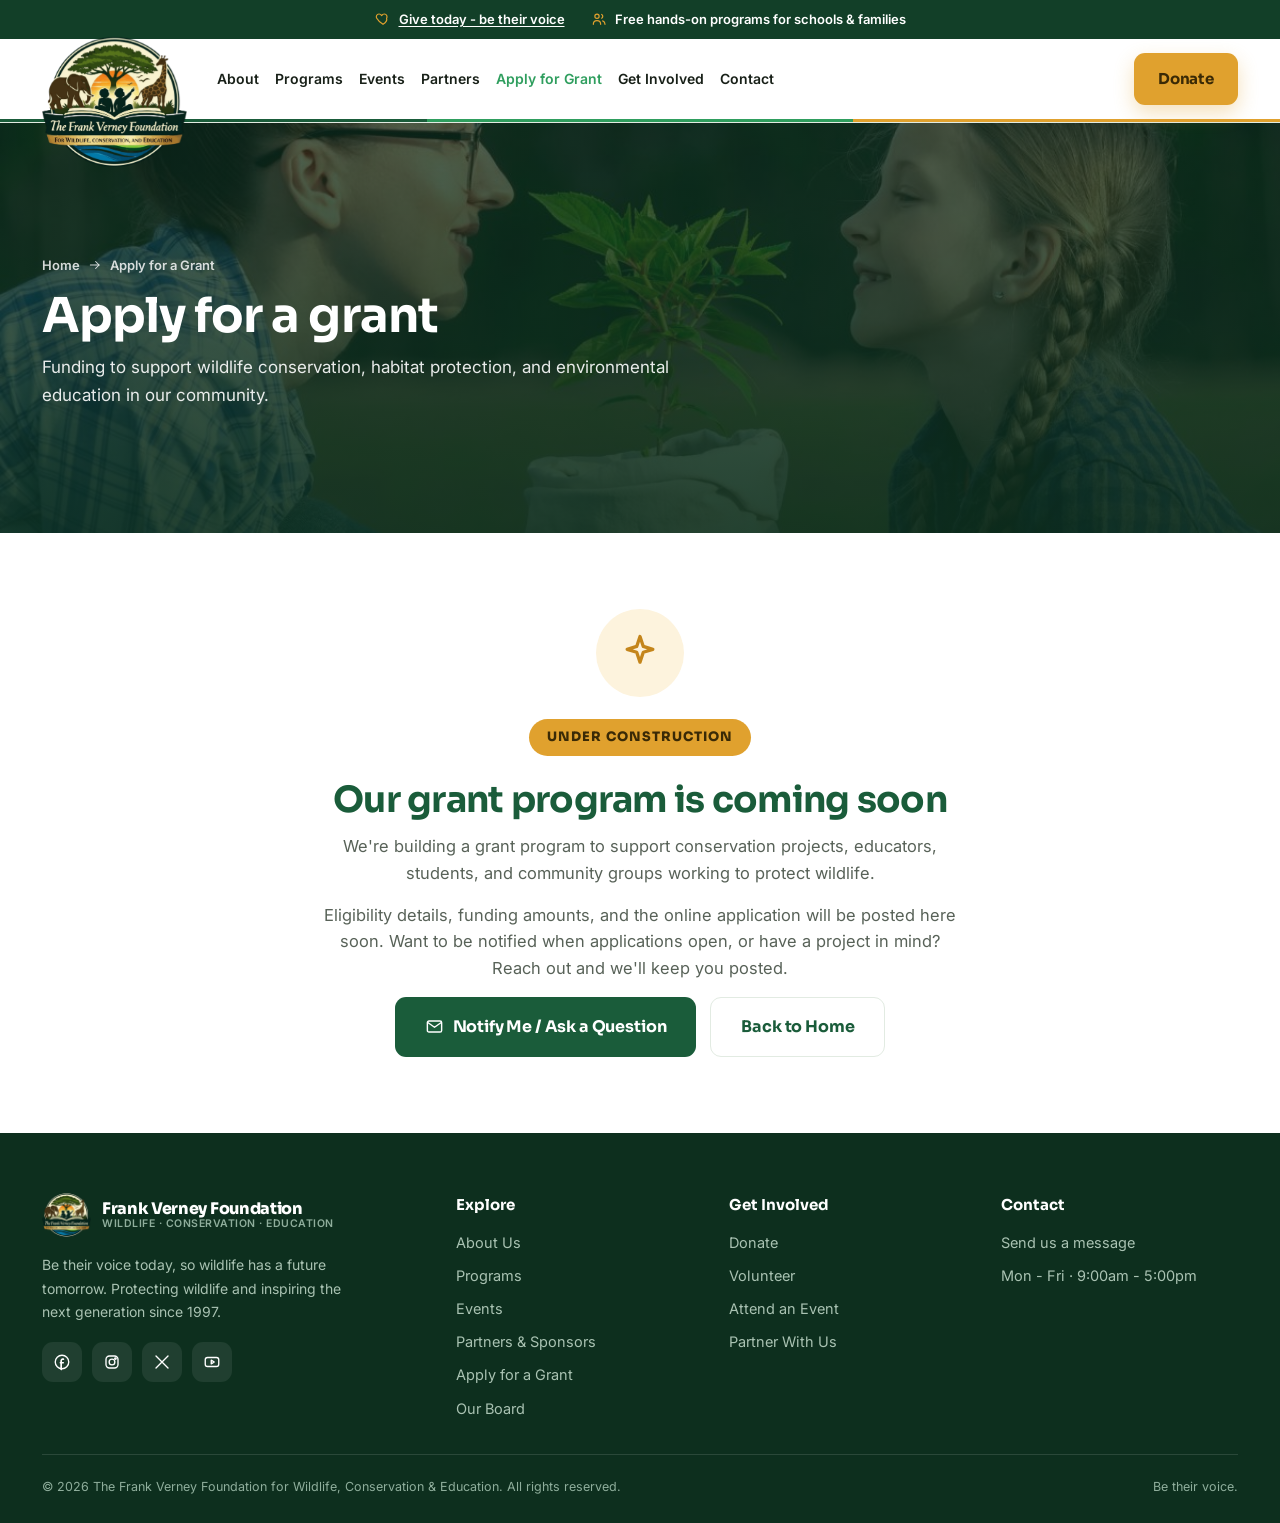
<file: apply-for-grant.html>
<!DOCTYPE html>
<html lang="en">
<head>
<meta charset="UTF-8" />
<meta name="viewport" content="width=device-width, initial-scale=1.0" />
<title>Apply for a Grant | The Frank Verney Foundation for Wildlife &amp; Conservation</title>
<meta name="description" content="The Frank Verney Foundation grant program supporting wildlife conservation and education is coming soon. Check back for eligibility and how to apply, or contact us to learn more." />
<link rel="canonical" href="https://fvfoundationforwce.com/apply-for-grant.html" />
<meta name="theme-color" content="#1a5c3a" />
<meta property="og:type" content="website" />
<meta property="og:title" content="Apply for a Grant | The Frank Verney Foundation" />
<meta property="og:description" content="Our wildlife conservation and education grant program is coming soon." />
<meta property="og:url" content="https://fvfoundationforwce.com/apply-for-grant.html" />
<meta property="og:image" content="https://fvfoundationforwce.com/assets/img/conservation-hands.jpg" />
<link rel="preconnect" href="https://fonts.googleapis.com" />
<link rel="preconnect" href="https://fonts.gstatic.com" crossorigin />
<link href="https://fonts.googleapis.com/css2?family=Sora:wght@600;700;800&family=Inter:wght@400;500;600;700&display=swap" rel="stylesheet" />
<link rel="stylesheet" href="assets/styles.css" />
<link rel="icon" type="image/png" href="assets/logo.png" />
</head>
<body>

<div class="announce"><div class="wrap">
  <span><svg class="i"><use href="#i-heart"/></svg> <a href="get-involved.html#donate">Give today - be their voice</a></span>
  <span><svg class="i"><use href="#i-users"/></svg> Free hands-on programs for schools &amp; families</span>
</div></div>

<header class="site"><div class="wrap">
  <a href="index.html" class="brand">
    <img data-edit-id="top-1" src="assets/logo.png" alt="The Frank Verney Foundation logo" class="logo-img" />
    <span class="bt"><b>Frank Verney Foundation</b><small>Wildlife · Conservation · Education</small></span>
  </a>
  <nav class="main" id="mainnav">
    <a href="about.html">About</a>
    <a href="programs.html">Programs</a>
    <a href="events.html">Events</a>
    <a href="partners.html">Partners</a>
    <a href="apply-for-grant.html">Apply for Grant</a>
    <a href="get-involved.html">Get Involved</a>
    <a href="contact.html">Contact</a>
  </nav>
  <div class="head-right">
    <a data-edit-id="top-2" href="get-involved.html#donate" class="btn btn-gold">Donate</a>
    <button class="menu-btn" id="menuBtn" aria-label="Open menu"><span></span><span></span><span></span></button>
  </div>
</div></header>

<section class="page-hero">
  <div class="bg"><img data-edit-id="grant-1" src="assets/img/getty-1309465830.jpg" alt="Wildlife in a natural landscape" /></div>
  <div class="wrap">
    <div class="crumb"><a href="index.html">Home</a> <svg class="i"><use href="#i-arrow"/></svg> Apply for a Grant</div>
    <h1 data-edit-id="grant-2">Apply for a grant</h1>
    <p data-edit-id="grant-3">Funding to support wildlife conservation, habitat protection, and environmental education in our community.</p>
  </div>
</section>

<section>
  <div class="wrap">
    <div class="uc" data-reveal>
      <div class="ic"><svg class="i"><use href="#i-spark"/></svg></div>
      <span class="tag">Under Construction</span>
      <h2 data-edit-id="grant-4">Our grant program is coming soon</h2>
      <p data-edit-id="grant-5">We're building a grant program to support conservation projects, educators, students, and community groups working to protect wildlife.</p>
      <p data-edit-id="grant-6">Eligibility details, funding amounts, and the online application will be posted here soon. Want to be notified when applications open, or have a project in mind? Reach out and we'll keep you posted.</p>
      <div class="acts" style="display:flex;gap:14px;justify-content:center;flex-wrap:wrap;margin-top:8px">
        <a data-edit-id="grant-7" href="contact.html" class="btn btn-forest btn-lg"><svg class="i"><use href="#i-mail"/></svg> Notify Me / Ask a Question</a>
        <a data-edit-id="grant-8" href="index.html" class="btn btn-ghost btn-lg">Back to Home</a>
      </div>
    </div>
  </div>
</section>

<footer class="site-foot"><div class="wrap">
  <div class="foot-grid">
    <div>
      <a href="index.html" class="brand">
        <img data-edit-id="foot-1" src="assets/logo.png" alt="The Frank Verney Foundation logo" class="logo-img" style="height:44px" />
        <span class="bt"><b>Frank Verney Foundation</b><small>Wildlife · Conservation · Education</small></span>
      </a>
      <p data-edit-id="foot-2" class="blurb">Be their voice today, so wildlife has a future tomorrow. Protecting wildlife and inspiring the next generation since 1997.</p>
      <div class="socials">
        <a href="https://www.facebook.com/fverneyfoundationwce" target="_blank" rel="noopener" aria-label="Facebook"><svg class="i"><use href="#i-facebook"/></svg></a>
        <a href="https://www.instagram.com/fvfoundation4wce" target="_blank" rel="noopener" aria-label="Instagram"><svg class="i"><use href="#i-instagram"/></svg></a>
        <a href="https://www.x.com/@foundationwce" target="_blank" rel="noopener" aria-label="X (Twitter)"><svg class="i"><use href="#i-x"/></svg></a>
        <a href="https://www.youtube.com/@fvfoundationwce75" target="_blank" rel="noopener" aria-label="YouTube"><svg class="i"><use href="#i-youtube"/></svg></a>
      </div>
    </div>
    <div><h4 data-edit-id="foot-3">Explore</h4><ul class="foot-links">
      <li data-edit-id="foot-4"><a href="about.html">About Us</a></li>
      <li data-edit-id="foot-5"><a href="programs.html">Programs</a></li>
      <li data-edit-id="foot-6"><a href="events.html">Events</a></li>
      <li data-edit-id="foot-7"><a href="partners.html">Partners &amp; Sponsors</a></li>
      <li data-edit-id="foot-8"><a href="apply-for-grant.html">Apply for a Grant</a></li>
      <li data-edit-id="foot-9"><a href="about.html#board">Our Board</a></li>
    </ul></div>
    <div><h4 data-edit-id="foot-10">Get Involved</h4><ul class="foot-links">
      <li data-edit-id="foot-11"><a href="get-involved.html#donate">Donate</a></li>
      <li data-edit-id="foot-12"><a href="get-involved.html#volunteer">Volunteer</a></li>
      <li data-edit-id="foot-13"><a href="events.html">Attend an Event</a></li>
      <li data-edit-id="foot-14"><a href="contact.html">Partner With Us</a></li>
    </ul></div>
    <div><h4 data-edit-id="foot-15">Contact</h4><ul class="foot-links">
      <li data-edit-id="foot-17"><a href="contact.html">Send us a message</a></li>
      <li data-edit-id="foot-18">Mon - Fri · 9:00am - 5:00pm</li>
    </ul></div>
  </div>
  <div class="foot-bottom">
    <span>© <span id="yr">2026</span> The Frank Verney Foundation for Wildlife, Conservation &amp; Education. All rights reserved.</span>
    <span>Be their voice.</span>
  </div>
</div></footer>

<script src="assets/app.js"></script>

<!-- Portal editor bridge (dormant unless embedded in the same-origin portal) -->
<script>
(function () {
  if (window.top === window.self) return;
  var EDIT=false, changes={};
  function ok(e){ return e.origin===location.origin; }
  function record(el){ changes[el.getAttribute("data-edit-id")]=el.innerHTML.trim(); }
  function enable(){
    if(EDIT) return; EDIT=true;
    document.querySelectorAll("[data-edit-id]").forEach(function(el){
      var tag=el.tagName.toLowerCase();
      if(tag==="img"){
        el.style.cursor="pointer"; el.classList.add("fvf-img-editable");
        el.addEventListener("click",function(ev){ ev.preventDefault(); ev.stopPropagation();
          parent.postMessage({type:"fpt-edit-image",id:el.getAttribute("data-edit-id")},location.origin); });
      } else {
        el.setAttribute("contenteditable","true"); el.classList.add("fvf-text-editable");
        if(tag==="a"){ el.addEventListener("click",function(ev){ ev.preventDefault(); }); }
        el.addEventListener("input",function(){ record(el); });
        el.addEventListener("blur",function(){ record(el); });
        el.addEventListener("keydown",function(e){ if(e.key==="Enter"&&tag!=="p"&&tag!=="li"&&tag!=="blockquote"){ e.preventDefault(); } });
      }
    });
    var s=document.createElement("style");
    s.textContent=".fvf-text-editable{outline:1px dashed rgba(26,92,58,.55);outline-offset:2px;border-radius:3px;cursor:text}.fvf-text-editable:hover{outline-color:#1a5c3a}.fvf-text-editable:focus{outline:2px solid #1a5c3a;background:rgba(26,92,58,.06)}.fvf-img-editable{outline:2px dashed rgba(26,92,58,.6);outline-offset:3px}.fvf-img-editable:hover{outline:3px solid #1a5c3a;filter:brightness(.95)}";
    document.head.appendChild(s);
    parent.postMessage({type:"fpt-edit-ready"},location.origin);
  }
  window.addEventListener("message",function(e){
    if(!ok(e)) return; var d=e.data||{};
    if(d.type==="fpt-edit-on") enable();
    if(d.type==="fpt-edit-collect"){ parent.postMessage({type:"fpt-edit-changes",changes:changes},location.origin); }
    if(d.type==="fpt-set-image"){ var el=document.querySelector('[data-edit-id="'+d.id+'"]'); if(el){ el.src=d.url; changes[d.id]=d.url; } }
  });
})();
</script>

</body>
</html>
</file>
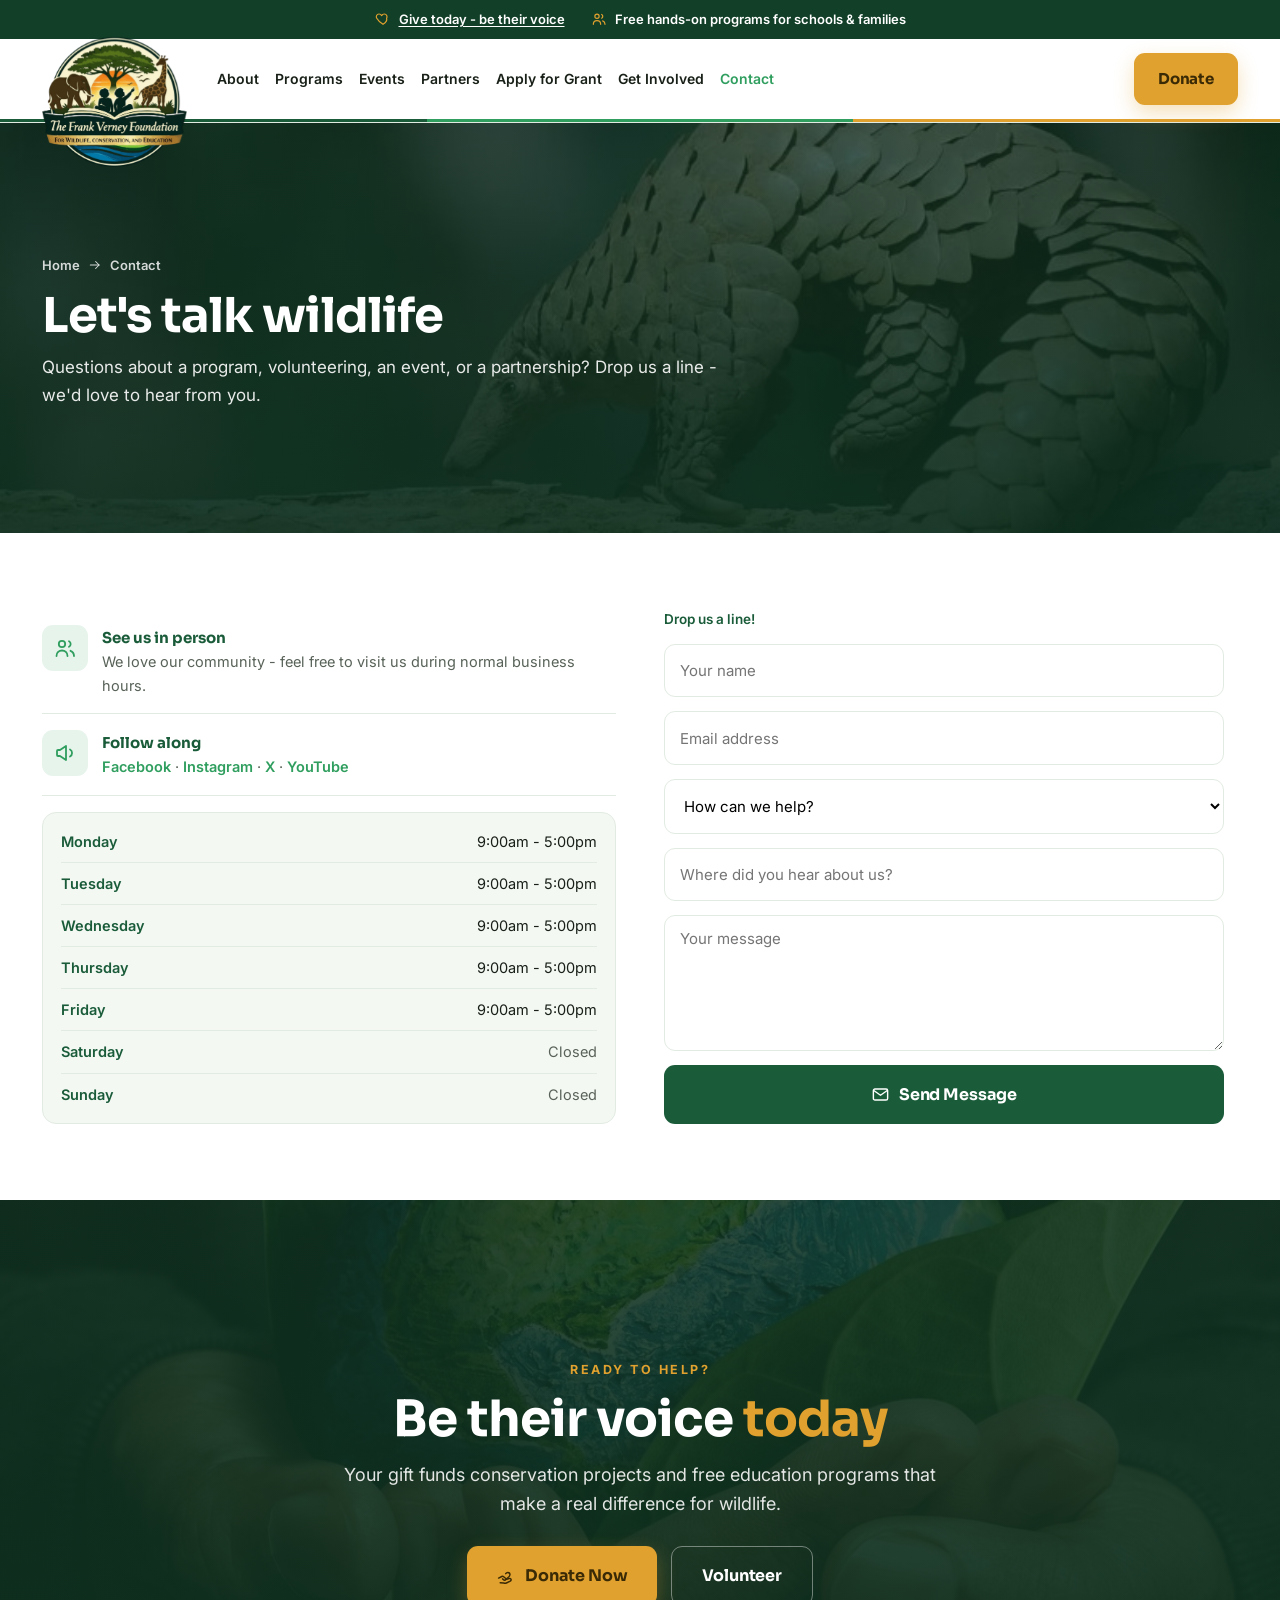
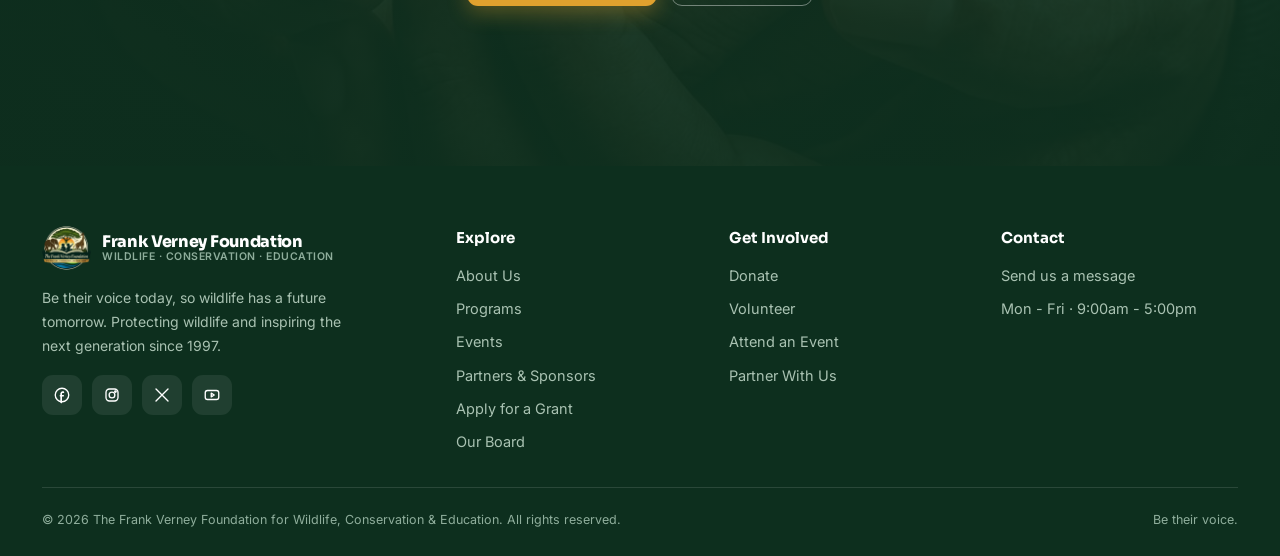
<file: contact.html>
<!DOCTYPE html>
<html lang="en">
<head>
<meta charset="UTF-8" />
<meta name="viewport" content="width=device-width, initial-scale=1.0" />
<title>Contact Us | The Frank Verney Foundation for Wildlife, Conservation &amp; Education</title>
<meta name="description" content="Get in touch with The Frank Verney Foundation. Request an education program, volunteer, partner with us, or ask a question. We'd love to hear from you." />
<meta name="keywords" content="contact wildlife foundation, request conservation program, volunteer contact, wildlife charity contact" />
<link rel="canonical" href="https://fvfoundationforwce.com/contact.html" />
<meta name="theme-color" content="#1a5c3a" />
<meta property="og:type" content="website" />
<meta property="og:title" content="Contact The Frank Verney Foundation for Wildlife &amp; Conservation" />
<meta property="og:description" content="Request a program, volunteer, or partner with us. We'd love to hear from you." />
<meta property="og:url" content="https://fvfoundationforwce.com/contact.html" />
<meta property="og:image" content="https://fvfoundationforwce.com/assets/img/pangolin.jpg" />
<link rel="preconnect" href="https://fonts.googleapis.com" />
<link rel="preconnect" href="https://fonts.gstatic.com" crossorigin />
<link href="https://fonts.googleapis.com/css2?family=Sora:wght@600;700;800&family=Inter:wght@400;500;600;700&display=swap" rel="stylesheet" />
<link rel="stylesheet" href="assets/styles.css" />
<link rel="icon" type="image/png" href="assets/logo.png" />
</head>
<body>

<div class="announce"><div class="wrap">
  <span><svg class="i"><use href="#i-heart"/></svg> <a href="get-involved.html#donate">Give today - be their voice</a></span>
  <span><svg class="i"><use href="#i-users"/></svg> Free hands-on programs for schools &amp; families</span>
</div></div>

<header class="site"><div class="wrap">
  <a href="index.html" class="brand">
    <img data-edit-id="top-1" src="assets/logo.png" alt="The Frank Verney Foundation logo" class="logo-img" />
    <span class="bt"><b>Frank Verney Foundation</b><small>Wildlife · Conservation · Education</small></span>
  </a>
  <nav class="main" id="mainnav">
    <a href="about.html">About</a>
    <a href="programs.html">Programs</a>
    <a href="events.html">Events</a>
    <a href="partners.html">Partners</a>
    <a href="apply-for-grant.html">Apply for Grant</a>
    <a href="get-involved.html">Get Involved</a>
    <a href="contact.html">Contact</a>
  </nav>
  <div class="head-right">
    <a data-edit-id="top-2" href="get-involved.html#donate" class="btn btn-gold">Donate</a>
    <button class="menu-btn" id="menuBtn" aria-label="Open menu"><span></span><span></span><span></span></button>
  </div>
</div></header>

<section class="page-hero">
  <div class="bg"><img data-edit-id="contact-1" src="assets/img/pangolin.jpg" alt="A pangolin, a species the Foundation works to protect" /></div>
  <div class="wrap">
    <div class="crumb"><a href="index.html">Home</a> <svg class="i"><use href="#i-arrow"/></svg> Contact</div>
    <h1 data-edit-id="contact-2">Let's talk wildlife</h1>
    <p data-edit-id="contact-3">Questions about a program, volunteering, an event, or a partnership? Drop us a line - we'd love to hear from you.</p>
  </div>
</section>

<section>
  <div class="wrap">
    <div class="two-col">
      <div>
        <div class="info-row"><div class="ic"><svg class="i"><use href="#i-users"/></svg></div><div><b>See us in person</b><p data-edit-id="contact-5">We love our community - feel free to visit us during normal business hours.</p></div></div>
        <div class="info-row"><div class="ic"><svg class="i"><use href="#i-megaphone"/></svg></div><div><b>Follow along</b><p data-edit-id="contact-6">
          <a href="https://www.facebook.com/fverneyfoundationwce" target="_blank" rel="noopener">Facebook</a> ·
          <a href="https://www.instagram.com/fvfoundation4wce" target="_blank" rel="noopener">Instagram</a> ·
          <a href="https://www.x.com/@foundationwce" target="_blank" rel="noopener">X</a> ·
          <a href="https://www.youtube.com/@fvfoundationwce75" target="_blank" rel="noopener">YouTube</a>
        </p></div></div>

        <ul class="hours">
          <li data-edit-id="contact-7"><b>Monday</b><span>9:00am - 5:00pm</span></li>
          <li data-edit-id="contact-8"><b>Tuesday</b><span>9:00am - 5:00pm</span></li>
          <li data-edit-id="contact-9"><b>Wednesday</b><span>9:00am - 5:00pm</span></li>
          <li data-edit-id="contact-10"><b>Thursday</b><span>9:00am - 5:00pm</span></li>
          <li data-edit-id="contact-11"><b>Friday</b><span>9:00am - 5:00pm</span></li>
          <li data-edit-id="contact-12" class="closed"><b>Saturday</b><span>Closed</span></li>
          <li data-edit-id="contact-13" class="closed"><b>Sunday</b><span>Closed</span></li>
        </ul>
      </div>

      <form class="form" data-mailto="info@fvfoundationforwce.com" data-subject="Website contact">
        <span class="field-label">Drop us a line!</span>
        <input name="Name" placeholder="Your name" required />
        <input type="email" name="Email" placeholder="Email address" required />
        <select name="Reason"><option value="">How can we help?</option><option>Request an education program</option><option>Volunteer</option><option>Event / fundraiser</option><option>Partnership or sponsorship</option><option>Donation question</option><option>Something else</option></select>
        <input name="Where did you hear about us" placeholder="Where did you hear about us?" />
        <textarea name="Message" placeholder="Your message"></textarea>
        <button type="submit" class="btn btn-forest btn-lg"><svg class="i"><use href="#i-mail"/></svg> Send Message</button>
        <div class="form-ok">Thanks! Your email app is opening so you can hit send.</div>
      </form>
    </div>
  </div>
</section>

<!-- CTA -->
<section class="cta">
  <div class="bg"><img data-edit-id="contact-14" src="assets/img/conservation-hands.jpg" alt="Hands cradling a green seedling" /></div>
  <div class="wrap">
    <span data-edit-id="contact-15" class="eyebrow center" style="color:var(--gold)">Ready to Help?</span>
    <h2 data-edit-id="contact-16">Be their voice <span>today</span></h2>
    <p data-edit-id="contact-17">Your gift funds conservation projects and free education programs that make a real difference for wildlife.</p>
    <div class="acts">
      <a data-edit-id="contact-18" href="get-involved.html#donate" class="btn btn-gold btn-lg"><svg class="i"><use href="#i-hand-heart"/></svg> Donate Now</a>
      <a data-edit-id="contact-19" href="get-involved.html#volunteer" class="btn btn-ghost-light btn-lg">Volunteer</a>
    </div>
  </div>
</section>

<footer class="site-foot"><div class="wrap">
  <div class="foot-grid">
    <div>
      <a href="index.html" class="brand">
        <img data-edit-id="foot-1" src="assets/logo.png" alt="The Frank Verney Foundation logo" class="logo-img" style="height:44px" />
        <span class="bt"><b>Frank Verney Foundation</b><small>Wildlife · Conservation · Education</small></span>
      </a>
      <p data-edit-id="foot-2" class="blurb">Be their voice today, so wildlife has a future tomorrow. Protecting wildlife and inspiring the next generation since 1997.</p>
      <div class="socials">
        <a href="https://www.facebook.com/fverneyfoundationwce" target="_blank" rel="noopener" aria-label="Facebook"><svg class="i"><use href="#i-facebook"/></svg></a>
        <a href="https://www.instagram.com/fvfoundation4wce" target="_blank" rel="noopener" aria-label="Instagram"><svg class="i"><use href="#i-instagram"/></svg></a>
        <a href="https://www.x.com/@foundationwce" target="_blank" rel="noopener" aria-label="X (Twitter)"><svg class="i"><use href="#i-x"/></svg></a>
        <a href="https://www.youtube.com/@fvfoundationwce75" target="_blank" rel="noopener" aria-label="YouTube"><svg class="i"><use href="#i-youtube"/></svg></a>
      </div>
    </div>
    <div><h4 data-edit-id="foot-3">Explore</h4><ul class="foot-links">
      <li data-edit-id="foot-4"><a href="about.html">About Us</a></li>
      <li data-edit-id="foot-5"><a href="programs.html">Programs</a></li>
      <li data-edit-id="foot-6"><a href="events.html">Events</a></li>
      <li data-edit-id="foot-7"><a href="partners.html">Partners &amp; Sponsors</a></li>
      <li data-edit-id="foot-8"><a href="apply-for-grant.html">Apply for a Grant</a></li>
      <li data-edit-id="foot-9"><a href="about.html#board">Our Board</a></li>
    </ul></div>
    <div><h4 data-edit-id="foot-10">Get Involved</h4><ul class="foot-links">
      <li data-edit-id="foot-11"><a href="get-involved.html#donate">Donate</a></li>
      <li data-edit-id="foot-12"><a href="get-involved.html#volunteer">Volunteer</a></li>
      <li data-edit-id="foot-13"><a href="events.html">Attend an Event</a></li>
      <li data-edit-id="foot-14"><a href="contact.html">Partner With Us</a></li>
    </ul></div>
    <div><h4 data-edit-id="foot-15">Contact</h4><ul class="foot-links">
      <li data-edit-id="foot-17"><a href="contact.html">Send us a message</a></li>
      <li data-edit-id="foot-18">Mon - Fri · 9:00am - 5:00pm</li>
    </ul></div>
  </div>
  <div class="foot-bottom">
    <span>© <span id="yr">2026</span> The Frank Verney Foundation for Wildlife, Conservation &amp; Education. All rights reserved.</span>
    <span>Be their voice.</span>
  </div>
</div></footer>

<script src="assets/app.js"></script>

<!-- Portal editor bridge (dormant unless embedded in the same-origin portal) -->
<script>
(function () {
  if (window.top === window.self) return;
  var EDIT=false, changes={};
  function ok(e){ return e.origin===location.origin; }
  function record(el){ changes[el.getAttribute("data-edit-id")]=el.innerHTML.trim(); }
  function enable(){
    if(EDIT) return; EDIT=true;
    document.querySelectorAll("[data-edit-id]").forEach(function(el){
      var tag=el.tagName.toLowerCase();
      if(tag==="img"){
        el.style.cursor="pointer"; el.classList.add("fvf-img-editable");
        el.addEventListener("click",function(ev){ ev.preventDefault(); ev.stopPropagation();
          parent.postMessage({type:"fpt-edit-image",id:el.getAttribute("data-edit-id")},location.origin); });
      } else {
        el.setAttribute("contenteditable","true"); el.classList.add("fvf-text-editable");
        if(tag==="a"){ el.addEventListener("click",function(ev){ ev.preventDefault(); }); }
        el.addEventListener("input",function(){ record(el); });
        el.addEventListener("blur",function(){ record(el); });
        el.addEventListener("keydown",function(e){ if(e.key==="Enter"&&tag!=="p"&&tag!=="li"&&tag!=="blockquote"){ e.preventDefault(); } });
      }
    });
    var s=document.createElement("style");
    s.textContent=".fvf-text-editable{outline:1px dashed rgba(26,92,58,.55);outline-offset:2px;border-radius:3px;cursor:text}.fvf-text-editable:hover{outline-color:#1a5c3a}.fvf-text-editable:focus{outline:2px solid #1a5c3a;background:rgba(26,92,58,.06)}.fvf-img-editable{outline:2px dashed rgba(26,92,58,.6);outline-offset:3px}.fvf-img-editable:hover{outline:3px solid #1a5c3a;filter:brightness(.95)}";
    document.head.appendChild(s);
    parent.postMessage({type:"fpt-edit-ready"},location.origin);
  }
  window.addEventListener("message",function(e){
    if(!ok(e)) return; var d=e.data||{};
    if(d.type==="fpt-edit-on") enable();
    if(d.type==="fpt-edit-collect"){ parent.postMessage({type:"fpt-edit-changes",changes:changes},location.origin); }
    if(d.type==="fpt-set-image"){ var el=document.querySelector('[data-edit-id="'+d.id+'"]'); if(el){ el.src=d.url; changes[d.id]=d.url; } }
  });
})();
</script>

</body>
</html>
</file>
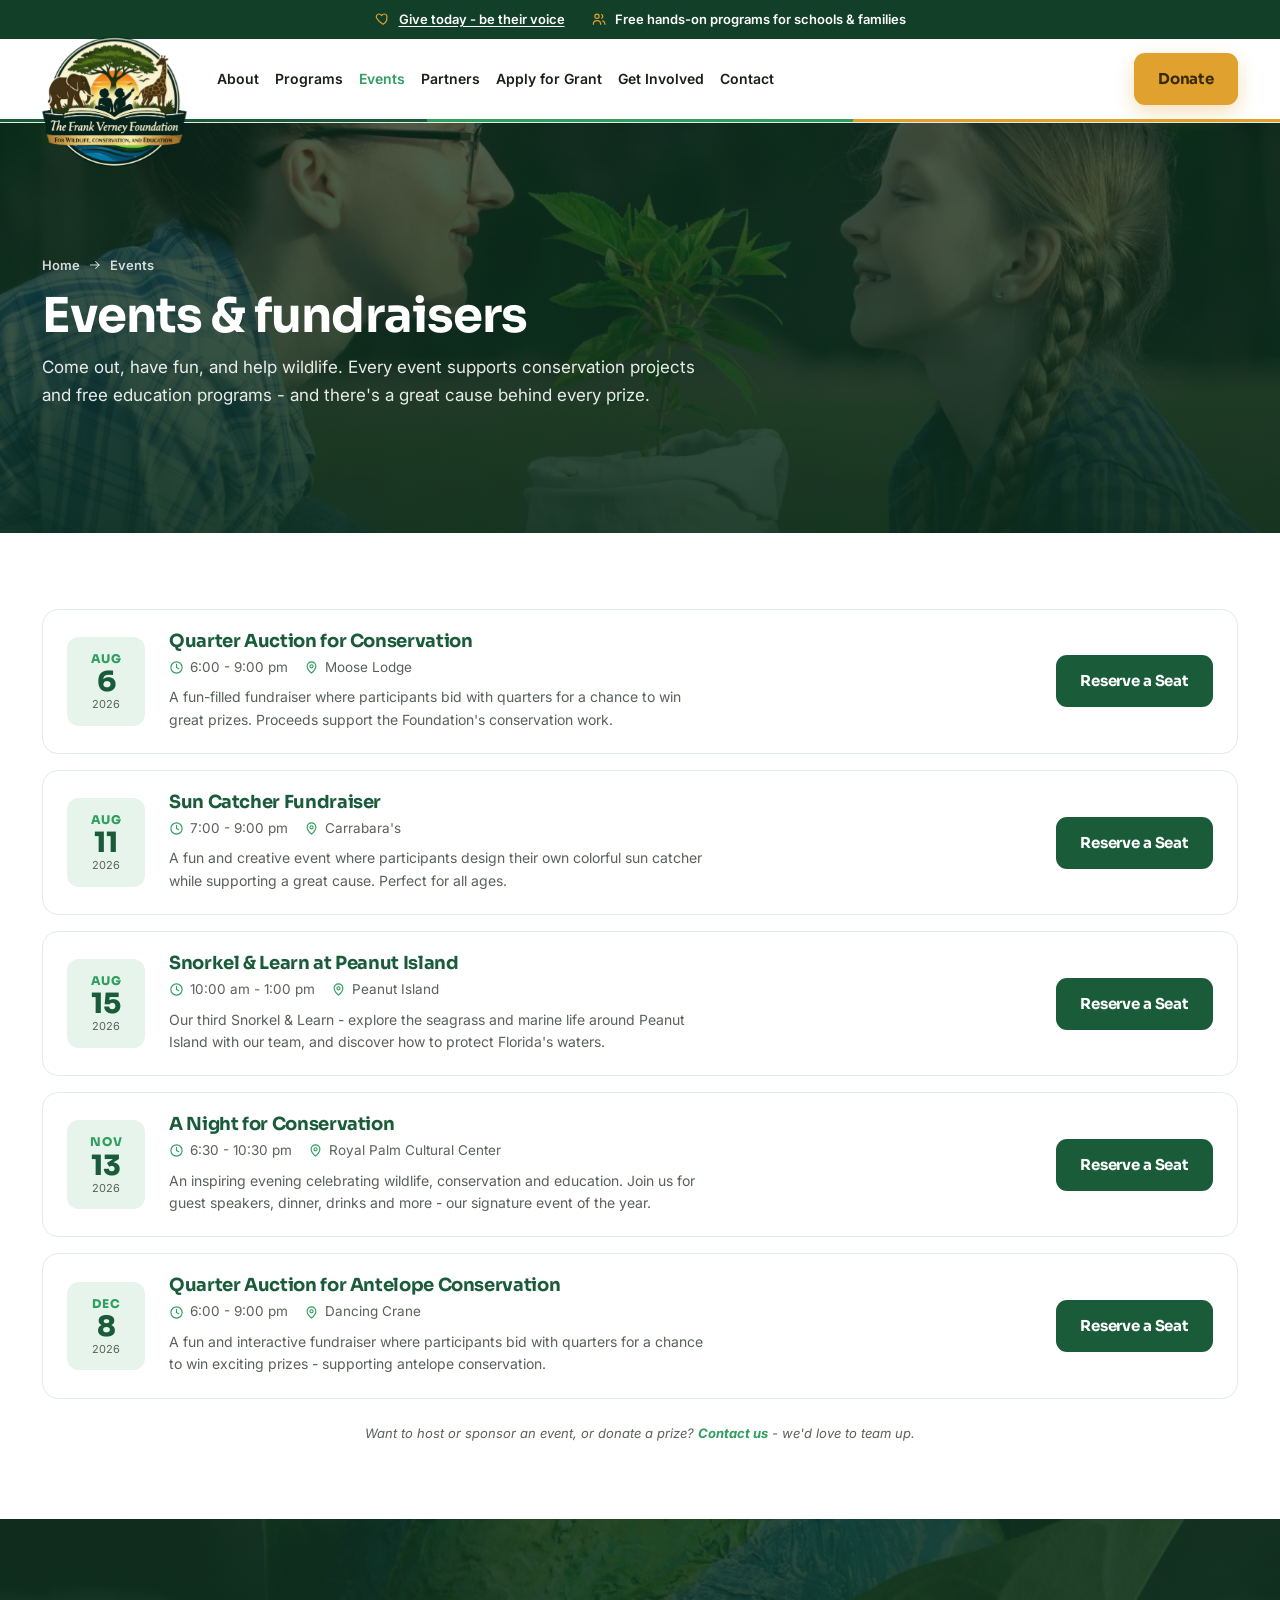
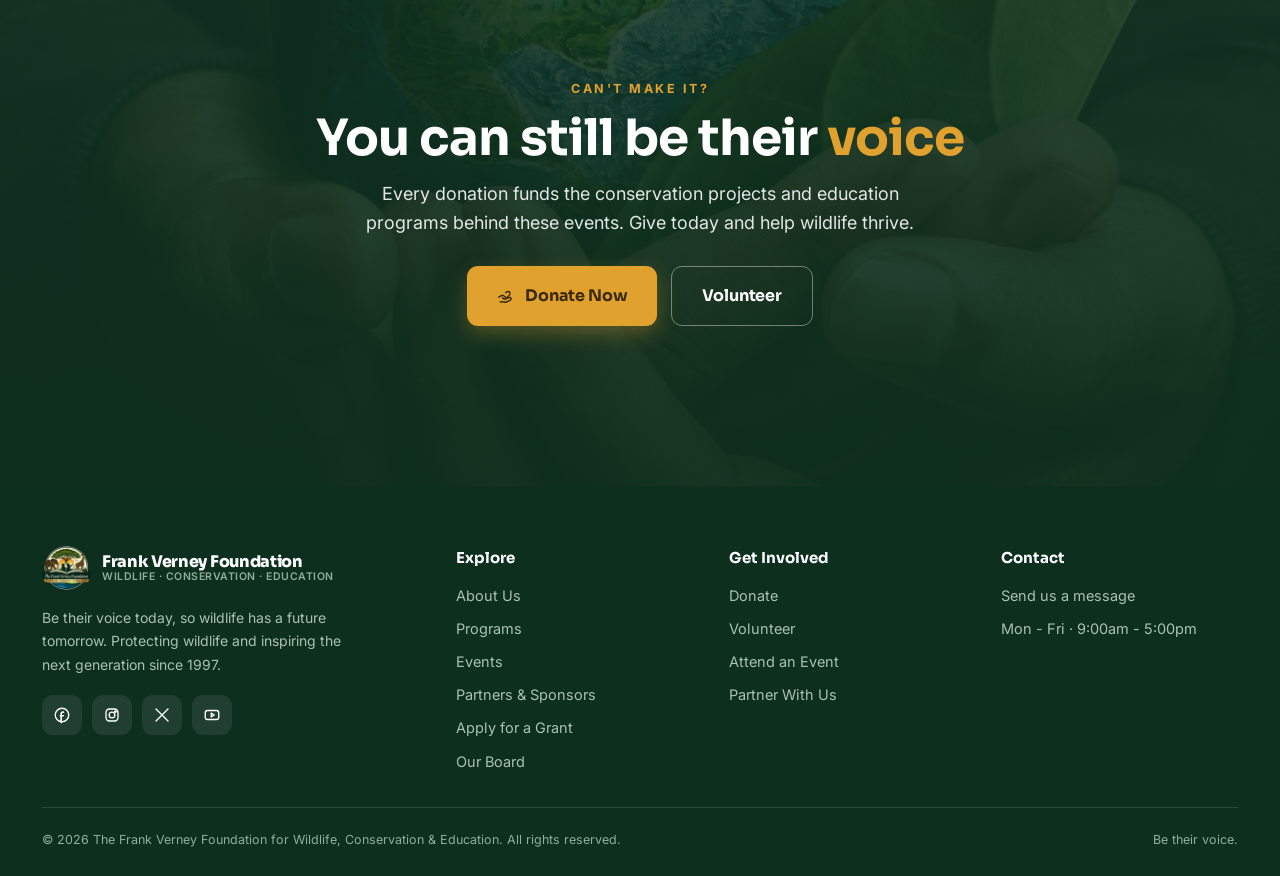
<file: events.html>
<!DOCTYPE html>
<html lang="en">
<head>
<meta charset="UTF-8" />
<meta name="viewport" content="width=device-width, initial-scale=1.0" />
<title>Events &amp; Fundraisers | The Frank Verney Foundation for Wildlife &amp; Conservation</title>
<meta name="description" content="Join The Frank Verney Foundation at upcoming events and fundraisers - Quarter Auctions, A Night for Conservation, and more. Every ticket helps protect wildlife and fund education programs." />
<meta name="keywords" content="wildlife fundraiser, conservation events, quarter auction, charity gala, wildlife foundation events" />
<link rel="canonical" href="https://fvfoundationforwce.com/events.html" />
<meta name="theme-color" content="#1a5c3a" />
<meta property="og:type" content="website" />
<meta property="og:title" content="Events &amp; Fundraisers | The Frank Verney Foundation" />
<meta property="og:description" content="Join us at upcoming events and fundraisers supporting wildlife and conservation." />
<meta property="og:url" content="https://fvfoundationforwce.com/events.html" />
<meta property="og:image" content="https://fvfoundationforwce.com/assets/img/getty-1309465830.jpg" />
<link rel="preconnect" href="https://fonts.googleapis.com" />
<link rel="preconnect" href="https://fonts.gstatic.com" crossorigin />
<link href="https://fonts.googleapis.com/css2?family=Sora:wght@600;700;800&family=Inter:wght@400;500;600;700&display=swap" rel="stylesheet" />
<link rel="stylesheet" href="assets/styles.css" />
<link rel="icon" type="image/png" href="assets/logo.png" />
<script type="application/ld+json">
{
  "@context":"https://schema.org",
  "@type":"ItemList",
  "itemListElement":[
    {"@type":"Event","name":"Snorkel & Learn at Peanut Island","startDate":"2026-08-15T10:00","endDate":"2026-08-15T13:00","eventStatus":"https://schema.org/EventScheduled","location":{"@type":"Place","name":"Peanut Island"},"organizer":{"@type":"Organization","name":"The Frank Verney Foundation for Wildlife, Conservation & Education","url":"https://fvfoundationforwce.com/"},"description":"A guided snorkel and marine-life learning event exploring the waters around Peanut Island."},
    {"@type":"Event","name":"Quarter Auction for Conservation","startDate":"2026-08-06T18:00","endDate":"2026-08-06T21:00","eventStatus":"https://schema.org/EventScheduled","location":{"@type":"Place","name":"Moose Lodge"},"organizer":{"@type":"Organization","name":"The Frank Verney Foundation for Wildlife, Conservation & Education","url":"https://fvfoundationforwce.com/"},"description":"A fun-filled fundraiser where participants bid with quarters to win prizes."},
    {"@type":"Event","name":"Sun Catcher Fundraiser","startDate":"2026-08-11T19:00","endDate":"2026-08-11T21:00","eventStatus":"https://schema.org/EventScheduled","location":{"@type":"Place","name":"Carrabara's"},"organizer":{"@type":"Organization","name":"The Frank Verney Foundation for Wildlife, Conservation & Education","url":"https://fvfoundationforwce.com/"},"description":"Design your own colorful sun catcher while supporting wildlife conservation."},
    {"@type":"Event","name":"A Night for Conservation","startDate":"2026-11-13T18:30","endDate":"2026-11-13T22:30","eventStatus":"https://schema.org/EventScheduled","location":{"@type":"Place","name":"Royal Palm Cultural Center"},"organizer":{"@type":"Organization","name":"The Frank Verney Foundation for Wildlife, Conservation & Education","url":"https://fvfoundationforwce.com/"},"description":"An inspiring evening celebrating wildlife, conservation and education with guest speakers, dinner and drinks."},
    {"@type":"Event","name":"Quarter Auction for Antelope Conservation","startDate":"2026-12-08T18:00","endDate":"2026-12-08T21:00","eventStatus":"https://schema.org/EventScheduled","location":{"@type":"Place","name":"Dancing Crane"},"organizer":{"@type":"Organization","name":"The Frank Verney Foundation for Wildlife, Conservation & Education","url":"https://fvfoundationforwce.com/"},"description":"A fun and interactive fundraiser supporting antelope conservation."}
  ]
}
</script>
</head>
<body>

<div class="announce"><div class="wrap">
  <span><svg class="i"><use href="#i-heart"/></svg> <a href="get-involved.html#donate">Give today - be their voice</a></span>
  <span><svg class="i"><use href="#i-users"/></svg> Free hands-on programs for schools &amp; families</span>
</div></div>

<header class="site"><div class="wrap">
  <a href="index.html" class="brand">
    <img data-edit-id="top-1" src="assets/logo.png" alt="The Frank Verney Foundation logo" class="logo-img" />
    <span class="bt"><b>Frank Verney Foundation</b><small>Wildlife · Conservation · Education</small></span>
  </a>
  <nav class="main" id="mainnav">
    <a href="about.html">About</a>
    <a href="programs.html">Programs</a>
    <a href="events.html">Events</a>
    <a href="partners.html">Partners</a>
    <a href="apply-for-grant.html">Apply for Grant</a>
    <a href="get-involved.html">Get Involved</a>
    <a href="contact.html">Contact</a>
  </nav>
  <div class="head-right">
    <a data-edit-id="top-2" href="get-involved.html#donate" class="btn btn-gold">Donate</a>
    <button class="menu-btn" id="menuBtn" aria-label="Open menu"><span></span><span></span><span></span></button>
  </div>
</div></header>

<section class="page-hero">
  <div class="bg"><img data-edit-id="events-1" src="assets/img/getty-1309465830.jpg" alt="Wildlife landscape" /></div>
  <div class="wrap">
    <div class="crumb"><a href="index.html">Home</a> <svg class="i"><use href="#i-arrow"/></svg> Events</div>
    <h1 data-edit-id="events-2">Events &amp; fundraisers</h1>
    <p data-edit-id="events-3">Come out, have fun, and help wildlife. Every event supports conservation projects and free education programs - and there's a great cause behind every prize.</p>
  </div>
</section>

<section>
  <div class="wrap">
    <div class="events">

      <div class="event" data-reveal>
        <div class="date"><div class="m">Aug</div><div class="d">6</div><div class="y">2026</div></div>
        <div class="info">
          <h3 data-edit-id="events-4">Quarter Auction for Conservation</h3>
          <div class="meta"><span><svg class="i"><use href="#i-clock"/></svg> 6:00 - 9:00 pm</span><span><svg class="i"><use href="#i-pin"/></svg> Moose Lodge</span></div>
          <p data-edit-id="events-5">A fun-filled fundraiser where participants bid with quarters for a chance to win great prizes. Proceeds support the Foundation's conservation work.</p>
        </div>
        <div class="cta"><a data-edit-id="events-6" href="contact.html" class="btn btn-forest">Reserve a Seat</a></div>
      </div>

      <div class="event" data-reveal>
        <div class="date"><div class="m">Aug</div><div class="d">11</div><div class="y">2026</div></div>
        <div class="info">
          <h3 data-edit-id="events-7">Sun Catcher Fundraiser</h3>
          <div class="meta"><span><svg class="i"><use href="#i-clock"/></svg> 7:00 - 9:00 pm</span><span><svg class="i"><use href="#i-pin"/></svg> Carrabara's</span></div>
          <p data-edit-id="events-8">A fun and creative event where participants design their own colorful sun catcher while supporting a great cause. Perfect for all ages.</p>
        </div>
        <div class="cta"><a data-edit-id="events-9" href="contact.html" class="btn btn-forest">Reserve a Seat</a></div>
      </div>

      <div class="event" data-reveal>
        <div class="date"><div class="m">Aug</div><div class="d">15</div><div class="y">2026</div></div>
        <div class="info">
          <h3 data-edit-id="events-10">Snorkel &amp; Learn at Peanut Island</h3>
          <div class="meta"><span><svg class="i"><use href="#i-clock"/></svg> 10:00 am - 1:00 pm</span><span><svg class="i"><use href="#i-pin"/></svg> Peanut Island</span></div>
          <p data-edit-id="events-11">Our third Snorkel &amp; Learn - explore the seagrass and marine life around Peanut Island with our team, and discover how to protect Florida's waters.</p>
        </div>
        <div class="cta"><a data-edit-id="events-12" href="contact.html" class="btn btn-forest">Reserve a Seat</a></div>
      </div>

      <div class="event" data-reveal>
        <div class="date"><div class="m">Nov</div><div class="d">13</div><div class="y">2026</div></div>
        <div class="info">
          <h3 data-edit-id="events-13">A Night for Conservation</h3>
          <div class="meta"><span><svg class="i"><use href="#i-clock"/></svg> 6:30 - 10:30 pm</span><span><svg class="i"><use href="#i-pin"/></svg> Royal Palm Cultural Center</span></div>
          <p data-edit-id="events-14">An inspiring evening celebrating wildlife, conservation and education. Join us for guest speakers, dinner, drinks and more - our signature event of the year.</p>
        </div>
        <div class="cta"><a data-edit-id="events-15" href="contact.html" class="btn btn-forest">Reserve a Seat</a></div>
      </div>

      <div class="event" data-reveal>
        <div class="date"><div class="m">Dec</div><div class="d">8</div><div class="y">2026</div></div>
        <div class="info">
          <h3 data-edit-id="events-16">Quarter Auction for Antelope Conservation</h3>
          <div class="meta"><span><svg class="i"><use href="#i-clock"/></svg> 6:00 - 9:00 pm</span><span><svg class="i"><use href="#i-pin"/></svg> Dancing Crane</span></div>
          <p data-edit-id="events-17">A fun and interactive fundraiser where participants bid with quarters for a chance to win exciting prizes - supporting antelope conservation.</p>
        </div>
        <div class="cta"><a data-edit-id="events-18" href="contact.html" class="btn btn-forest">Reserve a Seat</a></div>
      </div>

    </div>
    <p data-edit-id="events-19" class="note">Want to host or sponsor an event, or donate a prize? <a href="contact.html" style="color:var(--leaf);font-weight:700">Contact us</a> - we'd love to team up.</p>
  </div>
</section>

<!-- CTA -->
<section class="cta">
  <div class="bg"><img data-edit-id="events-20" src="assets/img/conservation-hands.jpg" alt="Hands cradling a green seedling" /></div>
  <div class="wrap">
    <span data-edit-id="events-21" class="eyebrow center" style="color:var(--gold)">Can't Make It?</span>
    <h2 data-edit-id="events-22">You can still be their <span>voice</span></h2>
    <p data-edit-id="events-23">Every donation funds the conservation projects and education programs behind these events. Give today and help wildlife thrive.</p>
    <div class="acts">
      <a data-edit-id="events-24" href="get-involved.html#donate" class="btn btn-gold btn-lg"><svg class="i"><use href="#i-hand-heart"/></svg> Donate Now</a>
      <a data-edit-id="events-25" href="get-involved.html#volunteer" class="btn btn-ghost-light btn-lg">Volunteer</a>
    </div>
  </div>
</section>

<footer class="site-foot"><div class="wrap">
  <div class="foot-grid">
    <div>
      <a href="index.html" class="brand">
        <img data-edit-id="foot-1" src="assets/logo.png" alt="The Frank Verney Foundation logo" class="logo-img" style="height:44px" />
        <span class="bt"><b>Frank Verney Foundation</b><small>Wildlife · Conservation · Education</small></span>
      </a>
      <p data-edit-id="foot-2" class="blurb">Be their voice today, so wildlife has a future tomorrow. Protecting wildlife and inspiring the next generation since 1997.</p>
      <div class="socials">
        <a href="https://www.facebook.com/fverneyfoundationwce" target="_blank" rel="noopener" aria-label="Facebook"><svg class="i"><use href="#i-facebook"/></svg></a>
        <a href="https://www.instagram.com/fvfoundation4wce" target="_blank" rel="noopener" aria-label="Instagram"><svg class="i"><use href="#i-instagram"/></svg></a>
        <a href="https://www.x.com/@foundationwce" target="_blank" rel="noopener" aria-label="X (Twitter)"><svg class="i"><use href="#i-x"/></svg></a>
        <a href="https://www.youtube.com/@fvfoundationwce75" target="_blank" rel="noopener" aria-label="YouTube"><svg class="i"><use href="#i-youtube"/></svg></a>
      </div>
    </div>
    <div><h4 data-edit-id="foot-3">Explore</h4><ul class="foot-links">
      <li data-edit-id="foot-4"><a href="about.html">About Us</a></li>
      <li data-edit-id="foot-5"><a href="programs.html">Programs</a></li>
      <li data-edit-id="foot-6"><a href="events.html">Events</a></li>
      <li data-edit-id="foot-7"><a href="partners.html">Partners &amp; Sponsors</a></li>
      <li data-edit-id="foot-8"><a href="apply-for-grant.html">Apply for a Grant</a></li>
      <li data-edit-id="foot-9"><a href="about.html#board">Our Board</a></li>
    </ul></div>
    <div><h4 data-edit-id="foot-10">Get Involved</h4><ul class="foot-links">
      <li data-edit-id="foot-11"><a href="get-involved.html#donate">Donate</a></li>
      <li data-edit-id="foot-12"><a href="get-involved.html#volunteer">Volunteer</a></li>
      <li data-edit-id="foot-13"><a href="events.html">Attend an Event</a></li>
      <li data-edit-id="foot-14"><a href="contact.html">Partner With Us</a></li>
    </ul></div>
    <div><h4 data-edit-id="foot-15">Contact</h4><ul class="foot-links">
      <li data-edit-id="foot-17"><a href="contact.html">Send us a message</a></li>
      <li data-edit-id="foot-18">Mon - Fri · 9:00am - 5:00pm</li>
    </ul></div>
  </div>
  <div class="foot-bottom">
    <span>© <span id="yr">2026</span> The Frank Verney Foundation for Wildlife, Conservation &amp; Education. All rights reserved.</span>
    <span>Be their voice.</span>
  </div>
</div></footer>

<script src="assets/app.js"></script>

<!-- Portal editor bridge (dormant unless embedded in the same-origin portal) -->
<script>
(function () {
  if (window.top === window.self) return;
  var EDIT=false, changes={};
  function ok(e){ return e.origin===location.origin; }
  function record(el){ changes[el.getAttribute("data-edit-id")]=el.innerHTML.trim(); }
  function enable(){
    if(EDIT) return; EDIT=true;
    document.querySelectorAll("[data-edit-id]").forEach(function(el){
      var tag=el.tagName.toLowerCase();
      if(tag==="img"){
        el.style.cursor="pointer"; el.classList.add("fvf-img-editable");
        el.addEventListener("click",function(ev){ ev.preventDefault(); ev.stopPropagation();
          parent.postMessage({type:"fpt-edit-image",id:el.getAttribute("data-edit-id")},location.origin); });
      } else {
        el.setAttribute("contenteditable","true"); el.classList.add("fvf-text-editable");
        if(tag==="a"){ el.addEventListener("click",function(ev){ ev.preventDefault(); }); }
        el.addEventListener("input",function(){ record(el); });
        el.addEventListener("blur",function(){ record(el); });
        el.addEventListener("keydown",function(e){ if(e.key==="Enter"&&tag!=="p"&&tag!=="li"&&tag!=="blockquote"){ e.preventDefault(); } });
      }
    });
    var s=document.createElement("style");
    s.textContent=".fvf-text-editable{outline:1px dashed rgba(26,92,58,.55);outline-offset:2px;border-radius:3px;cursor:text}.fvf-text-editable:hover{outline-color:#1a5c3a}.fvf-text-editable:focus{outline:2px solid #1a5c3a;background:rgba(26,92,58,.06)}.fvf-img-editable{outline:2px dashed rgba(26,92,58,.6);outline-offset:3px}.fvf-img-editable:hover{outline:3px solid #1a5c3a;filter:brightness(.95)}";
    document.head.appendChild(s);
    parent.postMessage({type:"fpt-edit-ready"},location.origin);
  }
  window.addEventListener("message",function(e){
    if(!ok(e)) return; var d=e.data||{};
    if(d.type==="fpt-edit-on") enable();
    if(d.type==="fpt-edit-collect"){ parent.postMessage({type:"fpt-edit-changes",changes:changes},location.origin); }
    if(d.type==="fpt-set-image"){ var el=document.querySelector('[data-edit-id="'+d.id+'"]'); if(el){ el.src=d.url; changes[d.id]=d.url; } }
  });
})();
</script>

</body>
</html>
</file>
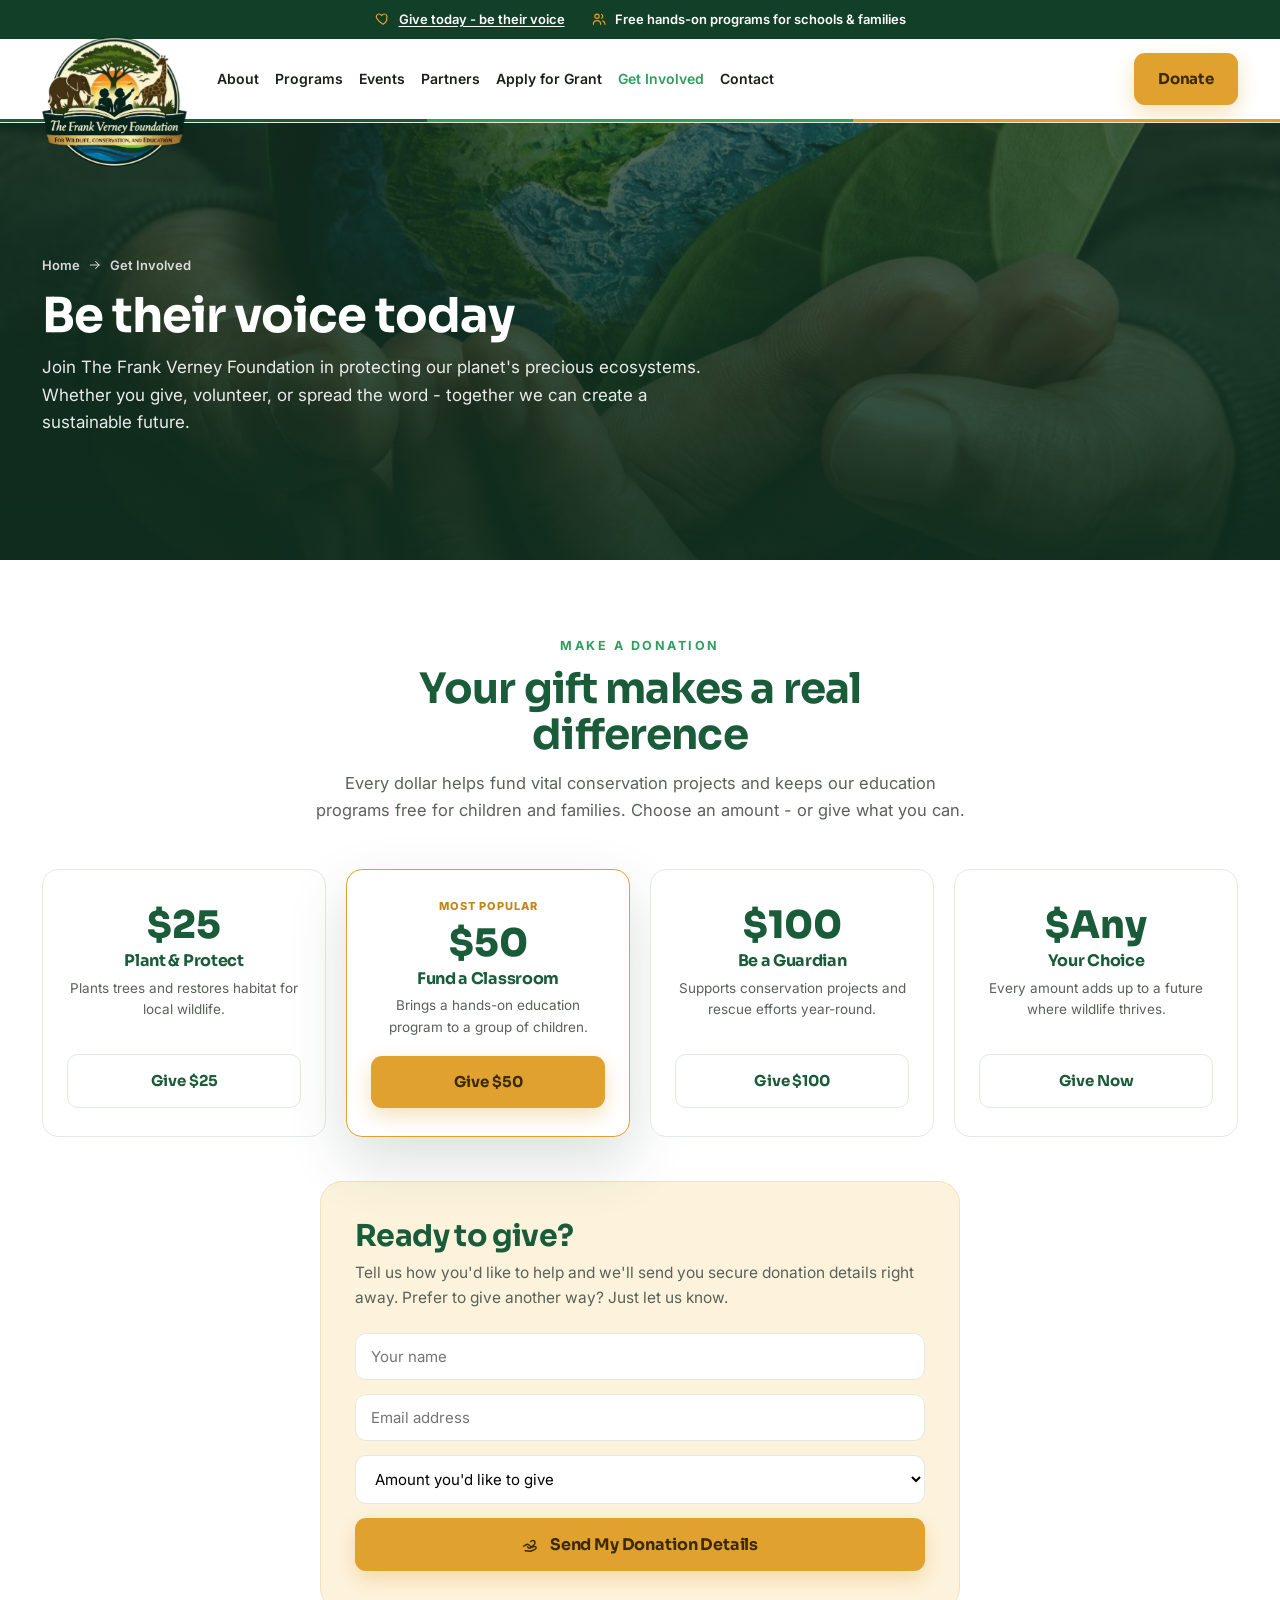
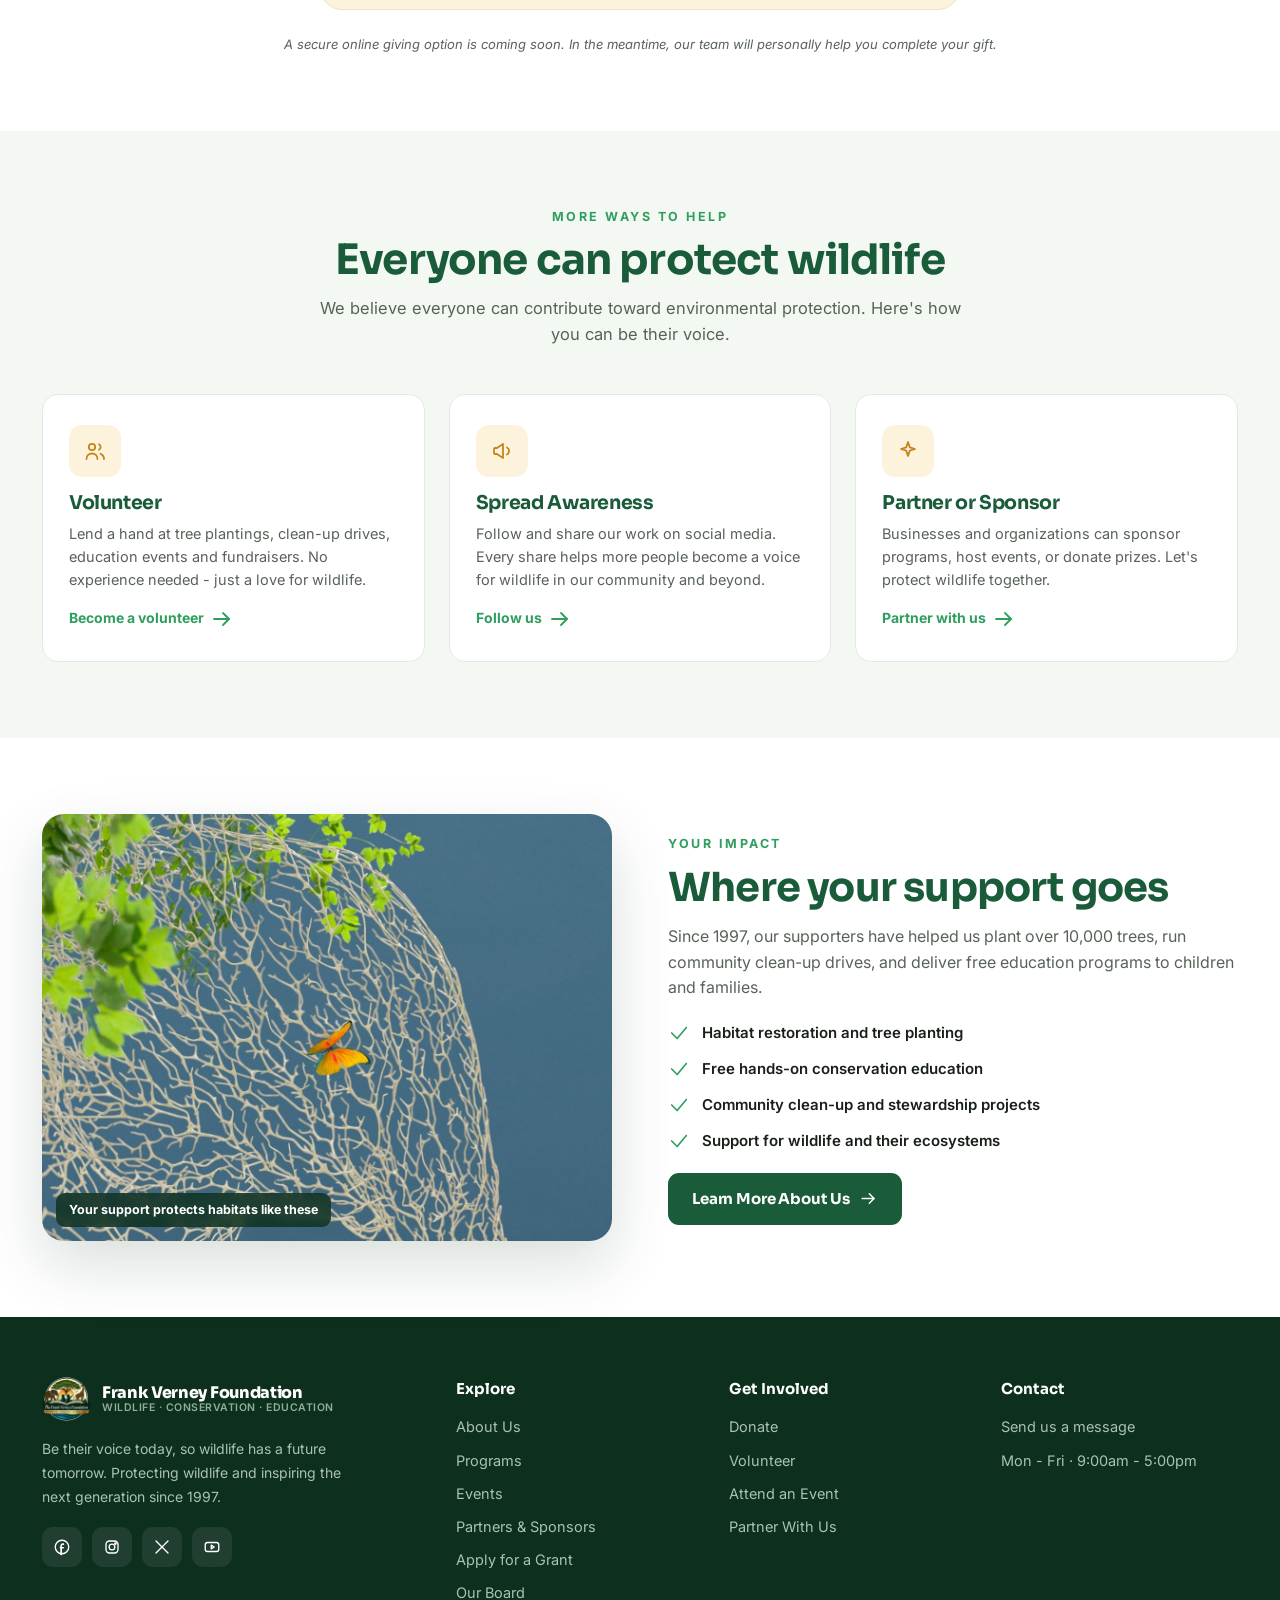
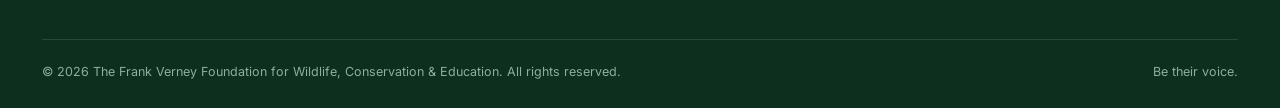
<file: get-involved.html>
<!DOCTYPE html>
<html lang="en">
<head>
<meta charset="UTF-8" />
<meta name="viewport" content="width=device-width, initial-scale=1.0" />
<title>Donate &amp; Get Involved | The Frank Verney Foundation for Wildlife &amp; Conservation</title>
<meta name="description" content="Support wildlife conservation and education. Donate, volunteer, fundraise, or partner with The Frank Verney Foundation. Every gift helps wildlife thrive - be their voice today." />
<meta name="keywords" content="donate wildlife charity, volunteer conservation, support wildlife foundation, wildlife donation, conservation fundraising" />
<link rel="canonical" href="https://fvfoundationforwce.com/get-involved.html" />
<meta name="theme-color" content="#1a5c3a" />
<meta property="og:type" content="website" />
<meta property="og:title" content="Donate &amp; Get Involved | The Frank Verney Foundation" />
<meta property="og:description" content="Donate, volunteer, or partner with us. Every gift helps wildlife thrive." />
<meta property="og:url" content="https://fvfoundationforwce.com/get-involved.html" />
<meta property="og:image" content="https://fvfoundationforwce.com/assets/img/conservation-hands.jpg" />
<link rel="preconnect" href="https://fonts.googleapis.com" />
<link rel="preconnect" href="https://fonts.gstatic.com" crossorigin />
<link href="https://fonts.googleapis.com/css2?family=Sora:wght@600;700;800&family=Inter:wght@400;500;600;700&display=swap" rel="stylesheet" />
<link rel="stylesheet" href="assets/styles.css" />
<link rel="icon" type="image/png" href="assets/logo.png" />
</head>
<body>

<div class="announce"><div class="wrap">
  <span><svg class="i"><use href="#i-heart"/></svg> <a href="get-involved.html#donate">Give today - be their voice</a></span>
  <span><svg class="i"><use href="#i-users"/></svg> Free hands-on programs for schools &amp; families</span>
</div></div>

<header class="site"><div class="wrap">
  <a href="index.html" class="brand">
    <img data-edit-id="top-1" src="assets/logo.png" alt="The Frank Verney Foundation logo" class="logo-img" />
    <span class="bt"><b>Frank Verney Foundation</b><small>Wildlife · Conservation · Education</small></span>
  </a>
  <nav class="main" id="mainnav">
    <a href="about.html">About</a>
    <a href="programs.html">Programs</a>
    <a href="events.html">Events</a>
    <a href="partners.html">Partners</a>
    <a href="apply-for-grant.html">Apply for Grant</a>
    <a href="get-involved.html">Get Involved</a>
    <a href="contact.html">Contact</a>
  </nav>
  <div class="head-right">
    <a data-edit-id="top-2" href="get-involved.html#donate" class="btn btn-gold">Donate</a>
    <button class="menu-btn" id="menuBtn" aria-label="Open menu"><span></span><span></span><span></span></button>
  </div>
</div></header>

<section class="page-hero">
  <div class="bg"><img data-edit-id="give-1" src="assets/img/conservation-hands.jpg" alt="Hands cradling a green seedling" /></div>
  <div class="wrap">
    <div class="crumb"><a href="index.html">Home</a> <svg class="i"><use href="#i-arrow"/></svg> Get Involved</div>
    <h1 data-edit-id="give-2">Be their voice today</h1>
    <p data-edit-id="give-3">Join The Frank Verney Foundation in protecting our planet's precious ecosystems. Whether you give, volunteer, or spread the word - together we can create a sustainable future.</p>
  </div>
</section>

<!-- DONATE -->
<section id="donate">
  <div class="wrap">
    <div class="section-head">
      <span data-edit-id="give-4" class="eyebrow center">Make a Donation</span>
      <h2 data-edit-id="give-5">Your gift makes a real difference</h2>
      <p data-edit-id="give-6">Every dollar helps fund vital conservation projects and keeps our education programs free for children and families. Choose an amount - or give what you can.</p>
    </div>
    <div class="give-grid">
      <div class="give" data-reveal>
        <div class="amt">$25</div>
        <h3 data-edit-id="give-7">Plant &amp; Protect</h3>
        <p data-edit-id="give-8">Plants trees and restores habitat for local wildlife.</p>
        <a data-edit-id="give-9" href="#donate-form" class="btn btn-ghost">Give $25</a>
      </div>
      <div class="give pop" data-reveal>
        <div class="pin">Most Popular</div>
        <div class="amt">$50</div>
        <h3 data-edit-id="give-10">Fund a Classroom</h3>
        <p data-edit-id="give-11">Brings a hands-on education program to a group of children.</p>
        <a data-edit-id="give-12" href="#donate-form" class="btn btn-gold">Give $50</a>
      </div>
      <div class="give" data-reveal>
        <div class="amt">$100</div>
        <h3 data-edit-id="give-13">Be a Guardian</h3>
        <p data-edit-id="give-14">Supports conservation projects and rescue efforts year-round.</p>
        <a data-edit-id="give-15" href="#donate-form" class="btn btn-ghost">Give $100</a>
      </div>
      <div class="give" data-reveal>
        <div class="amt">$<span>Any</span></div>
        <h3 data-edit-id="give-16">Your Choice</h3>
        <p data-edit-id="give-17">Every amount adds up to a future where wildlife thrives.</p>
        <a data-edit-id="give-18" href="#donate-form" class="btn btn-ghost">Give Now</a>
      </div>
    </div>

    <div id="donate-form" class="donate-card">
      <h2 data-edit-id="give-19">Ready to give?</h2>
      <p data-edit-id="give-20">Tell us how you'd like to help and we'll send you secure donation details right away. Prefer to give another way? Just let us know.</p>
      <form data-mailto="info@fvfoundationforwce.com" data-subject="Donation enquiry" class="form" style="max-width:none">
        <input name="Name" placeholder="Your name" required />
        <input type="email" name="Email" placeholder="Email address" required />
        <select name="Amount"><option value="">Amount you'd like to give</option><option>$25</option><option>$50</option><option>$100</option><option>$250</option><option>Other / monthly</option></select>
        <button type="submit" class="btn btn-gold btn-lg btn-block"><svg class="i"><use href="#i-hand-heart"/></svg> Send My Donation Details</button>
        <div class="form-ok">Thanks! Your email app is opening so you can send this to our team.</div>
      </form>
    </div>
    <p data-edit-id="give-21" class="note">A secure online giving option is coming soon. In the meantime, our team will personally help you complete your gift.</p>
  </div>
</section>

<!-- WAYS TO HELP -->
<section class="soft" id="volunteer">
  <div class="wrap">
    <div class="section-head">
      <span data-edit-id="give-22" class="eyebrow center">More Ways to Help</span>
      <h2 data-edit-id="give-23">Everyone can protect wildlife</h2>
      <p data-edit-id="give-24">We believe everyone can contribute toward environmental protection. Here's how you can be their voice.</p>
    </div>
    <div class="ways">
      <div class="way" data-reveal>
        <div class="ic"><svg class="i"><use href="#i-users"/></svg></div>
        <h3 data-edit-id="give-25">Volunteer</h3>
        <p data-edit-id="give-26">Lend a hand at tree plantings, clean-up drives, education events and fundraisers. No experience needed - just a love for wildlife.</p>
        <a href="contact.html" class="tlink">Become a volunteer <svg class="i"><use href="#i-arrow"/></svg></a>
      </div>
      <div class="way" data-reveal>
        <div class="ic"><svg class="i"><use href="#i-megaphone"/></svg></div>
        <h3 data-edit-id="give-27">Spread Awareness</h3>
        <p data-edit-id="give-28">Follow and share our work on social media. Every share helps more people become a voice for wildlife in our community and beyond.</p>
        <a href="https://www.instagram.com/fvfoundation4wce" target="_blank" rel="noopener" class="tlink">Follow us <svg class="i"><use href="#i-arrow"/></svg></a>
      </div>
      <div class="way" data-reveal>
        <div class="ic"><svg class="i"><use href="#i-spark"/></svg></div>
        <h3 data-edit-id="give-29">Partner or Sponsor</h3>
        <p data-edit-id="give-30">Businesses and organizations can sponsor programs, host events, or donate prizes. Let's protect wildlife together.</p>
        <a href="contact.html" class="tlink">Partner with us <svg class="i"><use href="#i-arrow"/></svg></a>
      </div>
    </div>
  </div>
</section>

<!-- IMPACT -->
<section>
  <div class="wrap">
    <div class="split">
      <div class="media" data-reveal>
        <img data-edit-id="give-31" src="assets/img/getty-1266337495.jpg" alt="Ocean ecosystem the Foundation helps protect" />
        <span class="cap">Your support protects habitats like these</span>
      </div>
      <div data-reveal>
        <span data-edit-id="give-32" class="eyebrow">Your Impact</span>
        <h2 data-edit-id="give-33">Where your support goes</h2>
        <p data-edit-id="give-34">Since 1997, our supporters have helped us plant over 10,000 trees, run community clean-up drives, and deliver free education programs to children and families.</p>
        <ul class="checks">
          <li data-edit-id="give-35"><svg class="i"><use href="#i-check"/></svg> Habitat restoration and tree planting</li>
          <li data-edit-id="give-36"><svg class="i"><use href="#i-check"/></svg> Free hands-on conservation education</li>
          <li data-edit-id="give-37"><svg class="i"><use href="#i-check"/></svg> Community clean-up and stewardship projects</li>
          <li data-edit-id="give-38"><svg class="i"><use href="#i-check"/></svg> Support for wildlife and their ecosystems</li>
        </ul>
        <a data-edit-id="give-39" href="about.html" class="btn btn-forest">Learn More About Us <svg class="i"><use href="#i-arrow"/></svg></a>
      </div>
    </div>
  </div>
</section>

<footer class="site-foot"><div class="wrap">
  <div class="foot-grid">
    <div>
      <a href="index.html" class="brand">
        <img data-edit-id="foot-1" src="assets/logo.png" alt="The Frank Verney Foundation logo" class="logo-img" style="height:44px" />
        <span class="bt"><b>Frank Verney Foundation</b><small>Wildlife · Conservation · Education</small></span>
      </a>
      <p data-edit-id="foot-2" class="blurb">Be their voice today, so wildlife has a future tomorrow. Protecting wildlife and inspiring the next generation since 1997.</p>
      <div class="socials">
        <a href="https://www.facebook.com/fverneyfoundationwce" target="_blank" rel="noopener" aria-label="Facebook"><svg class="i"><use href="#i-facebook"/></svg></a>
        <a href="https://www.instagram.com/fvfoundation4wce" target="_blank" rel="noopener" aria-label="Instagram"><svg class="i"><use href="#i-instagram"/></svg></a>
        <a href="https://www.x.com/@foundationwce" target="_blank" rel="noopener" aria-label="X (Twitter)"><svg class="i"><use href="#i-x"/></svg></a>
        <a href="https://www.youtube.com/@fvfoundationwce75" target="_blank" rel="noopener" aria-label="YouTube"><svg class="i"><use href="#i-youtube"/></svg></a>
      </div>
    </div>
    <div><h4 data-edit-id="foot-3">Explore</h4><ul class="foot-links">
      <li data-edit-id="foot-4"><a href="about.html">About Us</a></li>
      <li data-edit-id="foot-5"><a href="programs.html">Programs</a></li>
      <li data-edit-id="foot-6"><a href="events.html">Events</a></li>
      <li data-edit-id="foot-7"><a href="partners.html">Partners &amp; Sponsors</a></li>
      <li data-edit-id="foot-8"><a href="apply-for-grant.html">Apply for a Grant</a></li>
      <li data-edit-id="foot-9"><a href="about.html#board">Our Board</a></li>
    </ul></div>
    <div><h4 data-edit-id="foot-10">Get Involved</h4><ul class="foot-links">
      <li data-edit-id="foot-11"><a href="get-involved.html#donate">Donate</a></li>
      <li data-edit-id="foot-12"><a href="get-involved.html#volunteer">Volunteer</a></li>
      <li data-edit-id="foot-13"><a href="events.html">Attend an Event</a></li>
      <li data-edit-id="foot-14"><a href="contact.html">Partner With Us</a></li>
    </ul></div>
    <div><h4 data-edit-id="foot-15">Contact</h4><ul class="foot-links">
      <li data-edit-id="foot-17"><a href="contact.html">Send us a message</a></li>
      <li data-edit-id="foot-18">Mon - Fri · 9:00am - 5:00pm</li>
    </ul></div>
  </div>
  <div class="foot-bottom">
    <span>© <span id="yr">2026</span> The Frank Verney Foundation for Wildlife, Conservation &amp; Education. All rights reserved.</span>
    <span>Be their voice.</span>
  </div>
</div></footer>

<script src="assets/app.js"></script>

<!-- Portal editor bridge (dormant unless embedded in the same-origin portal) -->
<script>
(function () {
  if (window.top === window.self) return;
  var EDIT=false, changes={};
  function ok(e){ return e.origin===location.origin; }
  function record(el){ changes[el.getAttribute("data-edit-id")]=el.innerHTML.trim(); }
  function enable(){
    if(EDIT) return; EDIT=true;
    document.querySelectorAll("[data-edit-id]").forEach(function(el){
      var tag=el.tagName.toLowerCase();
      if(tag==="img"){
        el.style.cursor="pointer"; el.classList.add("fvf-img-editable");
        el.addEventListener("click",function(ev){ ev.preventDefault(); ev.stopPropagation();
          parent.postMessage({type:"fpt-edit-image",id:el.getAttribute("data-edit-id")},location.origin); });
      } else {
        el.setAttribute("contenteditable","true"); el.classList.add("fvf-text-editable");
        if(tag==="a"){ el.addEventListener("click",function(ev){ ev.preventDefault(); }); }
        el.addEventListener("input",function(){ record(el); });
        el.addEventListener("blur",function(){ record(el); });
        el.addEventListener("keydown",function(e){ if(e.key==="Enter"&&tag!=="p"&&tag!=="li"&&tag!=="blockquote"){ e.preventDefault(); } });
      }
    });
    var s=document.createElement("style");
    s.textContent=".fvf-text-editable{outline:1px dashed rgba(26,92,58,.55);outline-offset:2px;border-radius:3px;cursor:text}.fvf-text-editable:hover{outline-color:#1a5c3a}.fvf-text-editable:focus{outline:2px solid #1a5c3a;background:rgba(26,92,58,.06)}.fvf-img-editable{outline:2px dashed rgba(26,92,58,.6);outline-offset:3px}.fvf-img-editable:hover{outline:3px solid #1a5c3a;filter:brightness(.95)}";
    document.head.appendChild(s);
    parent.postMessage({type:"fpt-edit-ready"},location.origin);
  }
  window.addEventListener("message",function(e){
    if(!ok(e)) return; var d=e.data||{};
    if(d.type==="fpt-edit-on") enable();
    if(d.type==="fpt-edit-collect"){ parent.postMessage({type:"fpt-edit-changes",changes:changes},location.origin); }
    if(d.type==="fpt-set-image"){ var el=document.querySelector('[data-edit-id="'+d.id+'"]'); if(el){ el.src=d.url; changes[d.id]=d.url; } }
  });
})();
</script>

</body>
</html>
</file>
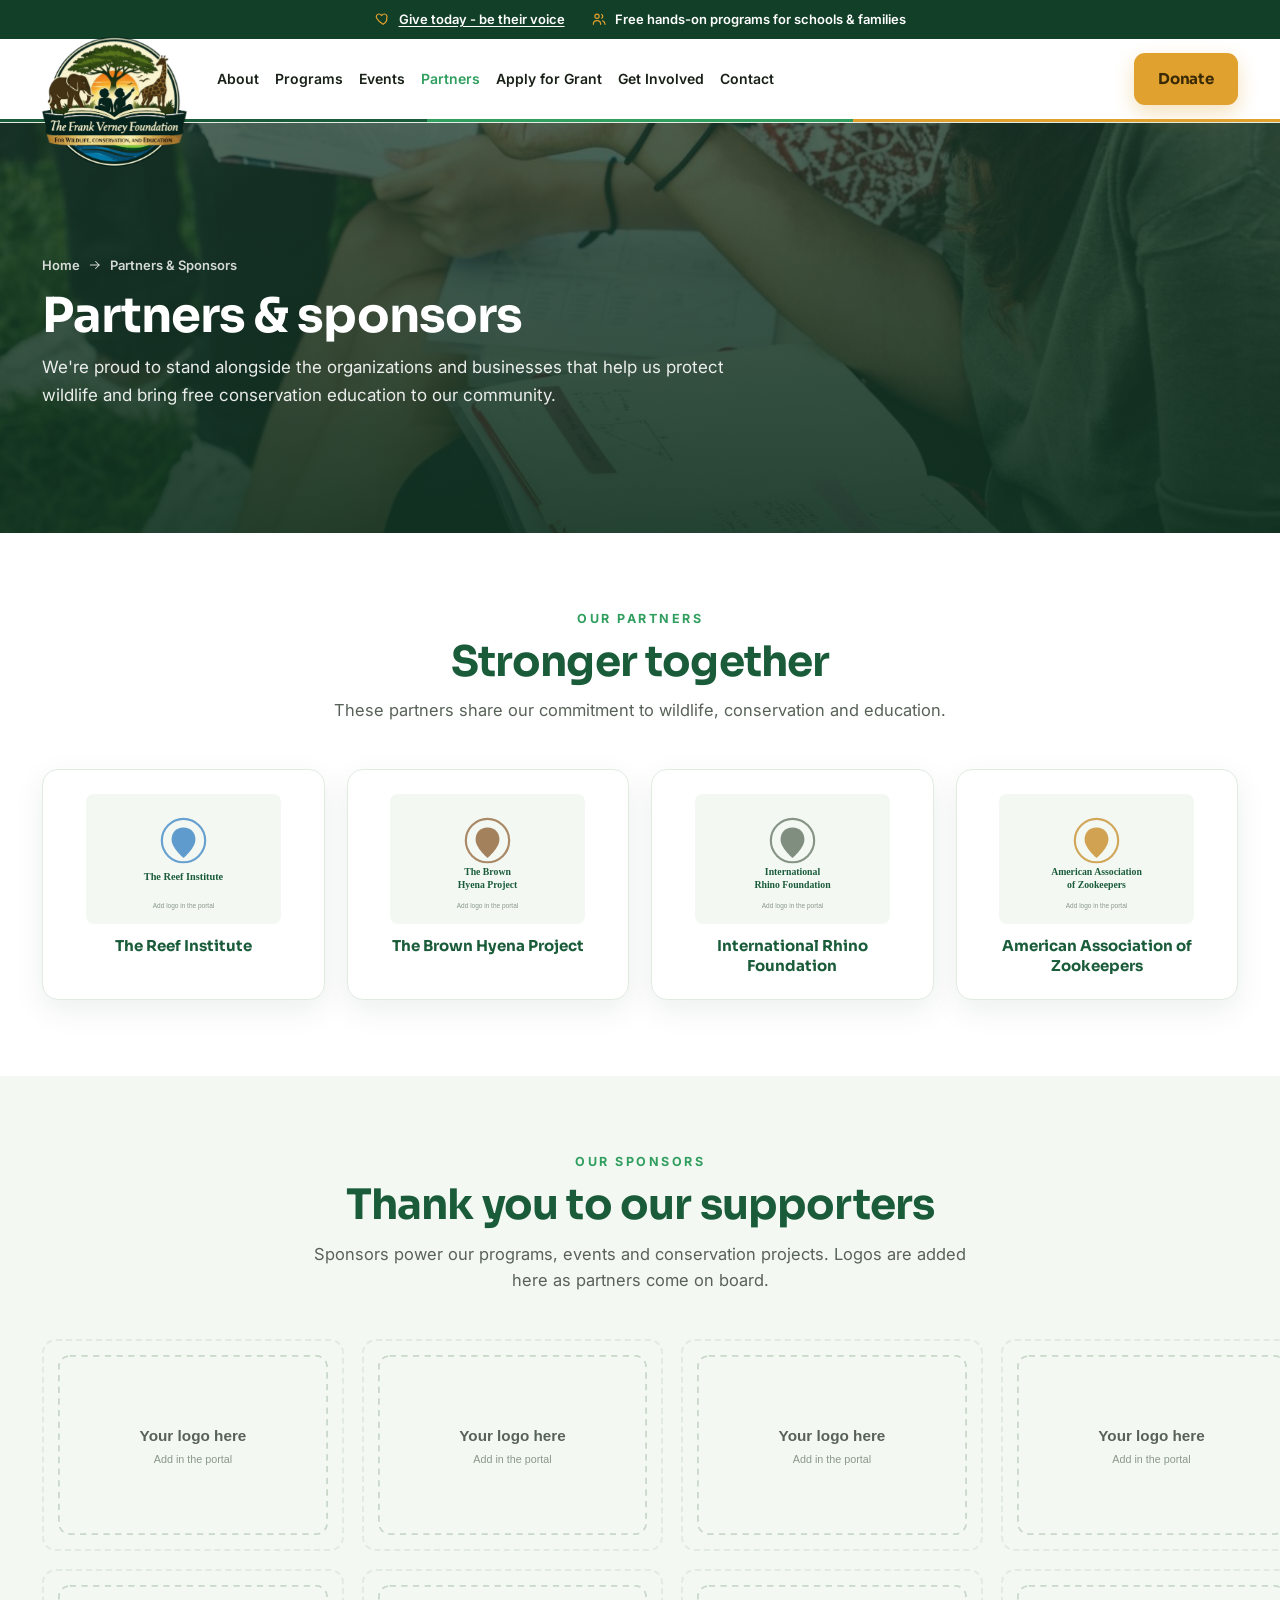
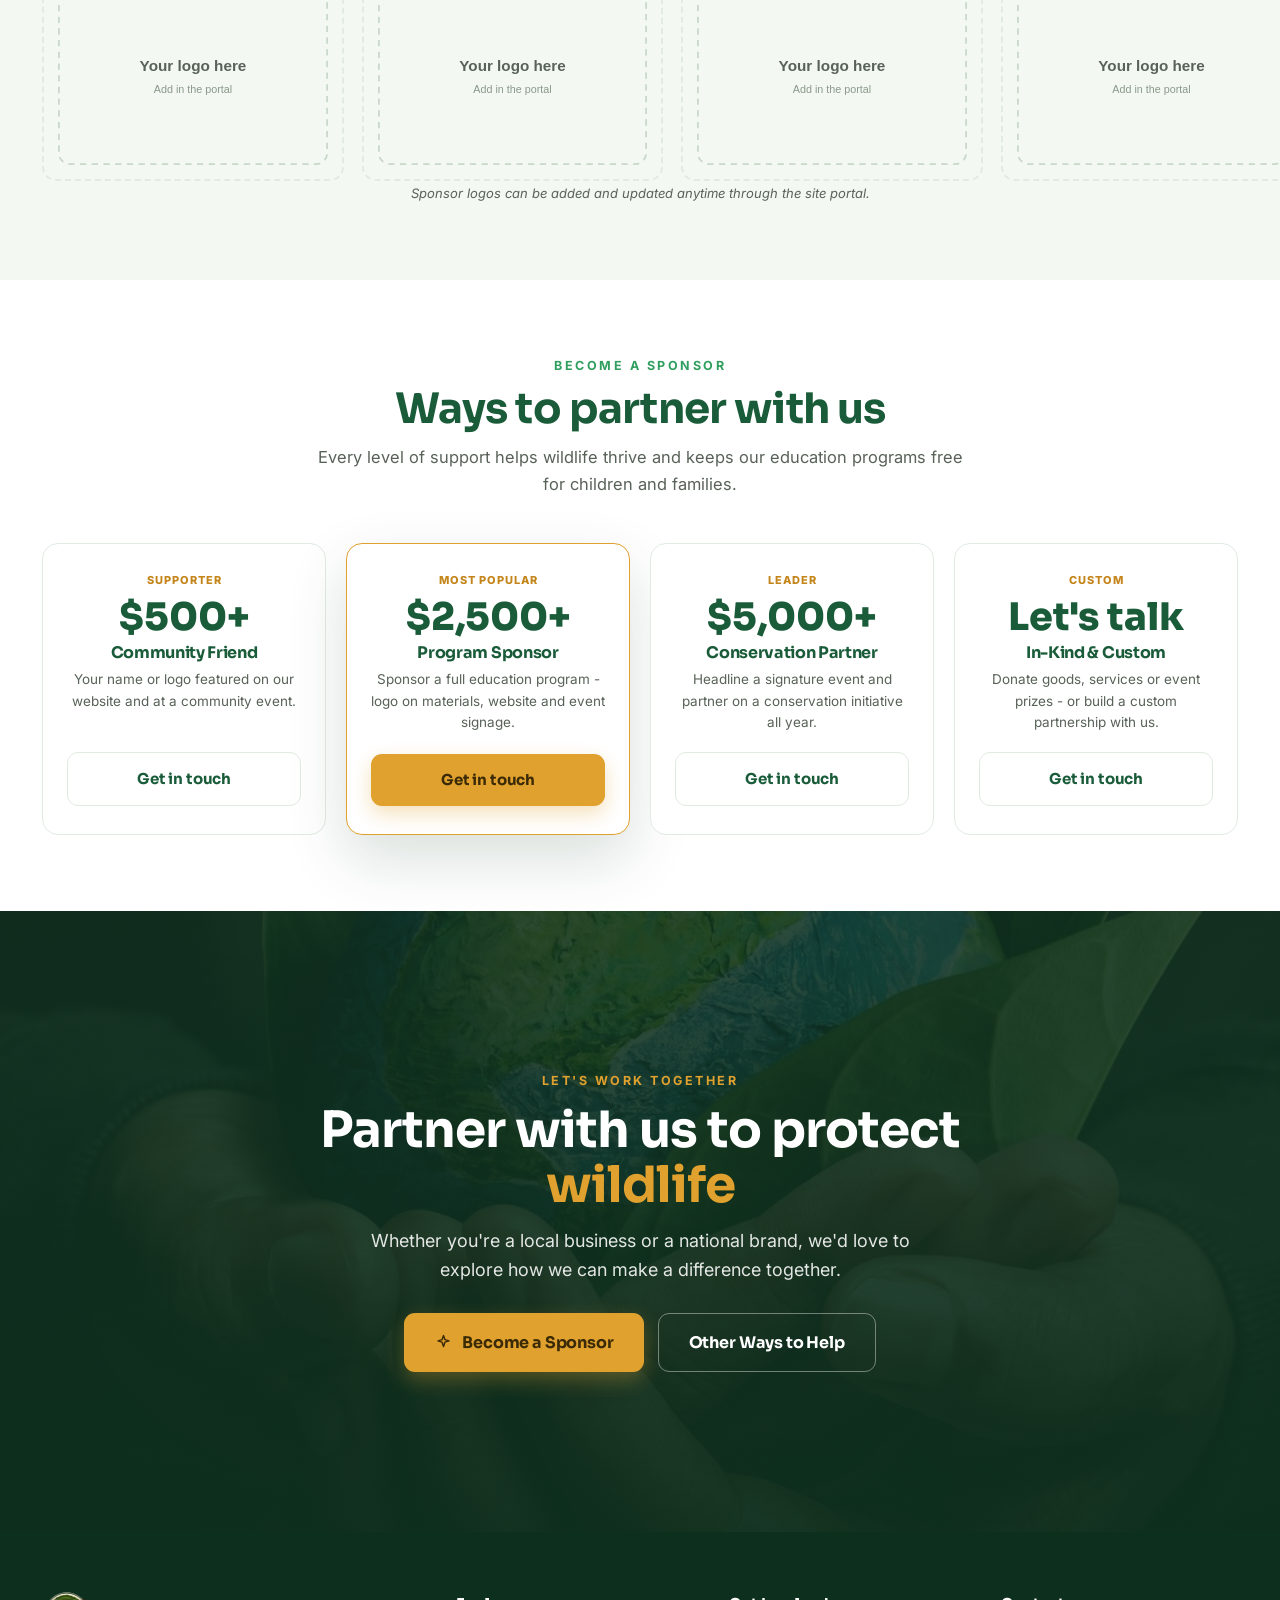
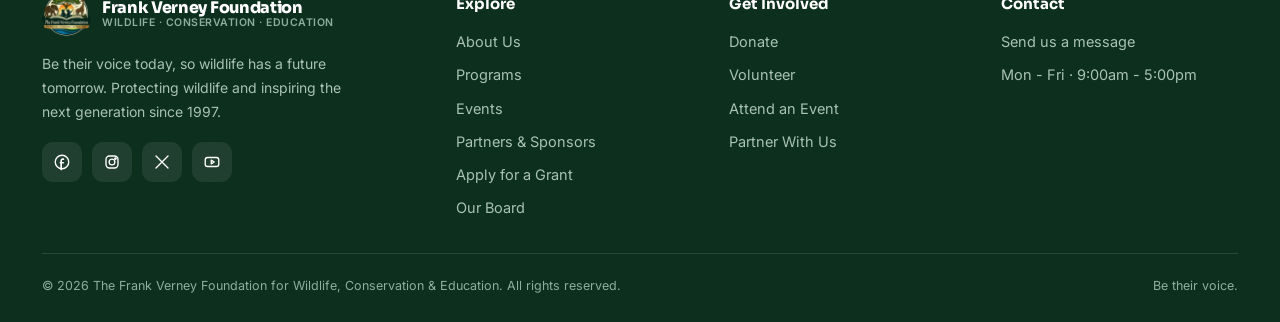
<file: partners.html>
<!DOCTYPE html>
<html lang="en">
<head>
<meta charset="UTF-8" />
<meta name="viewport" content="width=device-width, initial-scale=1.0" />
<title>Partners &amp; Sponsors | The Frank Verney Foundation for Wildlife &amp; Conservation</title>
<meta name="description" content="Meet the partners and sponsors who help The Frank Verney Foundation protect wildlife and deliver free conservation education. Become a sponsor and make a lasting impact." />
<meta name="keywords" content="wildlife foundation partners, conservation sponsors, corporate sponsorship wildlife, nonprofit partnership" />
<link rel="canonical" href="https://fvfoundationforwce.com/partners.html" />
<meta name="theme-color" content="#1a5c3a" />
<meta property="og:type" content="website" />
<meta property="og:title" content="Partners &amp; Sponsors | The Frank Verney Foundation" />
<meta property="og:description" content="Meet our partners and sponsors - and learn how to support wildlife with us." />
<meta property="og:url" content="https://fvfoundationforwce.com/partners.html" />
<meta property="og:image" content="https://fvfoundationforwce.com/assets/img/conservation-hands.jpg" />
<link rel="preconnect" href="https://fonts.googleapis.com" />
<link rel="preconnect" href="https://fonts.gstatic.com" crossorigin />
<link href="https://fonts.googleapis.com/css2?family=Sora:wght@600;700;800&family=Inter:wght@400;500;600;700&display=swap" rel="stylesheet" />
<link rel="stylesheet" href="assets/styles.css" />
<link rel="icon" type="image/png" href="assets/logo.png" />
</head>
<body>

<div class="announce"><div class="wrap">
  <span><svg class="i"><use href="#i-heart"/></svg> <a href="get-involved.html#donate">Give today - be their voice</a></span>
  <span><svg class="i"><use href="#i-users"/></svg> Free hands-on programs for schools &amp; families</span>
</div></div>

<header class="site"><div class="wrap">
  <a href="index.html" class="brand">
    <img data-edit-id="top-1" src="assets/logo.png" alt="The Frank Verney Foundation logo" class="logo-img" />
    <span class="bt"><b>Frank Verney Foundation</b><small>Wildlife · Conservation · Education</small></span>
  </a>
  <nav class="main" id="mainnav">
    <a href="about.html">About</a>
    <a href="programs.html">Programs</a>
    <a href="events.html">Events</a>
    <a href="partners.html">Partners</a>
    <a href="apply-for-grant.html">Apply for Grant</a>
    <a href="get-involved.html">Get Involved</a>
    <a href="contact.html">Contact</a>
  </nav>
  <div class="head-right">
    <a data-edit-id="top-2" href="get-involved.html#donate" class="btn btn-gold">Donate</a>
    <button class="menu-btn" id="menuBtn" aria-label="Open menu"><span></span><span></span><span></span></button>
  </div>
</div></header>

<section class="page-hero">
  <div class="bg"><img data-edit-id="partners-1" src="assets/img/getty-823141844.jpg" alt="Community coming together for conservation" /></div>
  <div class="wrap">
    <div class="crumb"><a href="index.html">Home</a> <svg class="i"><use href="#i-arrow"/></svg> Partners &amp; Sponsors</div>
    <h1 data-edit-id="partners-2">Partners &amp; sponsors</h1>
    <p data-edit-id="partners-3">We're proud to stand alongside the organizations and businesses that help us protect wildlife and bring free conservation education to our community.</p>
  </div>
</section>

<!-- CURRENT PARTNERS -->
<section>
  <div class="wrap">
    <div class="section-head">
      <span data-edit-id="partners-4" class="eyebrow center">Our Partners</span>
      <h2 data-edit-id="partners-5">Stronger together</h2>
      <p data-edit-id="partners-6">These partners share our commitment to wildlife, conservation and education.</p>
    </div>
    <div class="partner-cards">
      <div class="pcard"><div class="plogo"><img data-edit-id="plogo-1" src="assets/img/partner-reef.svg" alt="The Reef Institute logo" /></div><b data-edit-id="pname-1">The Reef Institute</b></div>
      <div class="pcard"><div class="plogo"><img data-edit-id="plogo-2" src="assets/img/partner-brownhyena.svg" alt="The Brown Hyena Project logo" /></div><b data-edit-id="pname-2">The Brown Hyena Project</b></div>
      <div class="pcard"><div class="plogo"><img data-edit-id="plogo-3" src="assets/img/partner-rhino.svg" alt="International Rhino Foundation logo" /></div><b data-edit-id="pname-3">International Rhino Foundation</b></div>
      <div class="pcard"><div class="plogo"><img data-edit-id="plogo-4" src="assets/img/partner-aazk.svg" alt="American Association of Zookeepers logo" /></div><b data-edit-id="pname-4">American Association of Zookeepers</b></div>
    </div>
  </div>
</section>

<!-- SPONSORS -->
<section class="soft">
  <div class="wrap">
    <div class="section-head">
      <span data-edit-id="partners-9" class="eyebrow center">Our Sponsors</span>
      <h2 data-edit-id="partners-10">Thank you to our supporters</h2>
      <p data-edit-id="partners-11">Sponsors power our programs, events and conservation projects. Logos are added here as partners come on board.</p>
    </div>
    <div class="sponsor-slots">
      <div class="sponsor-slot"><img data-edit-id="sponsor-1" src="assets/img/sponsor-placeholder.svg" alt="Sponsor logo" /></div>
      <div class="sponsor-slot"><img data-edit-id="sponsor-2" src="assets/img/sponsor-placeholder.svg" alt="Sponsor logo" /></div>
      <div class="sponsor-slot"><img data-edit-id="sponsor-3" src="assets/img/sponsor-placeholder.svg" alt="Sponsor logo" /></div>
      <div class="sponsor-slot"><img data-edit-id="sponsor-4" src="assets/img/sponsor-placeholder.svg" alt="Sponsor logo" /></div>
      <div class="sponsor-slot"><img data-edit-id="sponsor-5" src="assets/img/sponsor-placeholder.svg" alt="Sponsor logo" /></div>
      <div class="sponsor-slot"><img data-edit-id="sponsor-6" src="assets/img/sponsor-placeholder.svg" alt="Sponsor logo" /></div>
      <div class="sponsor-slot"><img data-edit-id="sponsor-7" src="assets/img/sponsor-placeholder.svg" alt="Sponsor logo" /></div>
      <div class="sponsor-slot"><img data-edit-id="sponsor-8" src="assets/img/sponsor-placeholder.svg" alt="Sponsor logo" /></div>
    </div>
    <p data-edit-id="partners-12" class="note">Sponsor logos can be added and updated anytime through the site portal.</p>
  </div>
</section>

<!-- BECOME A SPONSOR -->
<section>
  <div class="wrap">
    <div class="section-head">
      <span data-edit-id="partners-13" class="eyebrow center">Become a Sponsor</span>
      <h2 data-edit-id="partners-14">Ways to partner with us</h2>
      <p data-edit-id="partners-15">Every level of support helps wildlife thrive and keeps our education programs free for children and families.</p>
    </div>
    <div class="give-grid">
      <div class="give" data-reveal>
        <div class="pin">Supporter</div>
        <div class="amt">$500<span>+</span></div>
        <h3 data-edit-id="partners-16">Community Friend</h3>
        <p data-edit-id="partners-17">Your name or logo featured on our website and at a community event.</p>
        <a data-edit-id="partners-18" href="contact.html" class="btn btn-ghost">Get in touch</a>
      </div>
      <div class="give pop" data-reveal>
        <div class="pin">Most Popular</div>
        <div class="amt">$2,500<span>+</span></div>
        <h3 data-edit-id="partners-19">Program Sponsor</h3>
        <p data-edit-id="partners-20">Sponsor a full education program - logo on materials, website and event signage.</p>
        <a data-edit-id="partners-21" href="contact.html" class="btn btn-gold">Get in touch</a>
      </div>
      <div class="give" data-reveal>
        <div class="pin">Leader</div>
        <div class="amt">$5,000<span>+</span></div>
        <h3 data-edit-id="partners-22">Conservation Partner</h3>
        <p data-edit-id="partners-23">Headline a signature event and partner on a conservation initiative all year.</p>
        <a data-edit-id="partners-24" href="contact.html" class="btn btn-ghost">Get in touch</a>
      </div>
      <div class="give" data-reveal>
        <div class="pin">Custom</div>
        <div class="amt">Let's talk</div>
        <h3 data-edit-id="partners-25">In-Kind &amp; Custom</h3>
        <p data-edit-id="partners-26">Donate goods, services or event prizes - or build a custom partnership with us.</p>
        <a data-edit-id="partners-27" href="contact.html" class="btn btn-ghost">Get in touch</a>
      </div>
    </div>
  </div>
</section>

<!-- CTA -->
<section class="cta">
  <div class="bg"><img data-edit-id="partners-28" src="assets/img/conservation-hands.jpg" alt="Hands cradling a green seedling" /></div>
  <div class="wrap">
    <span data-edit-id="partners-29" class="eyebrow center" style="color:var(--gold)">Let's Work Together</span>
    <h2 data-edit-id="partners-30">Partner with us to protect <span>wildlife</span></h2>
    <p data-edit-id="partners-31">Whether you're a local business or a national brand, we'd love to explore how we can make a difference together.</p>
    <div class="acts">
      <a data-edit-id="partners-32" href="contact.html" class="btn btn-gold btn-lg"><svg class="i"><use href="#i-spark"/></svg> Become a Sponsor</a>
      <a data-edit-id="partners-33" href="get-involved.html" class="btn btn-ghost-light btn-lg">Other Ways to Help</a>
    </div>
  </div>
</section>

<footer class="site-foot"><div class="wrap">
  <div class="foot-grid">
    <div>
      <a href="index.html" class="brand">
        <img data-edit-id="foot-1" src="assets/logo.png" alt="The Frank Verney Foundation logo" class="logo-img" style="height:44px" />
        <span class="bt"><b>Frank Verney Foundation</b><small>Wildlife · Conservation · Education</small></span>
      </a>
      <p data-edit-id="foot-2" class="blurb">Be their voice today, so wildlife has a future tomorrow. Protecting wildlife and inspiring the next generation since 1997.</p>
      <div class="socials">
        <a href="https://www.facebook.com/fverneyfoundationwce" target="_blank" rel="noopener" aria-label="Facebook"><svg class="i"><use href="#i-facebook"/></svg></a>
        <a href="https://www.instagram.com/fvfoundation4wce" target="_blank" rel="noopener" aria-label="Instagram"><svg class="i"><use href="#i-instagram"/></svg></a>
        <a href="https://www.x.com/@foundationwce" target="_blank" rel="noopener" aria-label="X (Twitter)"><svg class="i"><use href="#i-x"/></svg></a>
        <a href="https://www.youtube.com/@fvfoundationwce75" target="_blank" rel="noopener" aria-label="YouTube"><svg class="i"><use href="#i-youtube"/></svg></a>
      </div>
    </div>
    <div><h4 data-edit-id="foot-3">Explore</h4><ul class="foot-links">
      <li data-edit-id="foot-4"><a href="about.html">About Us</a></li>
      <li data-edit-id="foot-5"><a href="programs.html">Programs</a></li>
      <li data-edit-id="foot-6"><a href="events.html">Events</a></li>
      <li data-edit-id="foot-7"><a href="partners.html">Partners &amp; Sponsors</a></li>
      <li data-edit-id="foot-8"><a href="apply-for-grant.html">Apply for a Grant</a></li>
      <li data-edit-id="foot-9"><a href="about.html#board">Our Board</a></li>
    </ul></div>
    <div><h4 data-edit-id="foot-10">Get Involved</h4><ul class="foot-links">
      <li data-edit-id="foot-11"><a href="get-involved.html#donate">Donate</a></li>
      <li data-edit-id="foot-12"><a href="get-involved.html#volunteer">Volunteer</a></li>
      <li data-edit-id="foot-13"><a href="events.html">Attend an Event</a></li>
      <li data-edit-id="foot-14"><a href="contact.html">Partner With Us</a></li>
    </ul></div>
    <div><h4 data-edit-id="foot-15">Contact</h4><ul class="foot-links">
      <li data-edit-id="foot-17"><a href="contact.html">Send us a message</a></li>
      <li data-edit-id="foot-18">Mon - Fri · 9:00am - 5:00pm</li>
    </ul></div>
  </div>
  <div class="foot-bottom">
    <span>© <span id="yr">2026</span> The Frank Verney Foundation for Wildlife, Conservation &amp; Education. All rights reserved.</span>
    <span>Be their voice.</span>
  </div>
</div></footer>

<script src="assets/app.js"></script>

<!-- Portal editor bridge (dormant unless embedded in the same-origin portal) -->
<script>
(function () {
  if (window.top === window.self) return;
  var EDIT=false, changes={};
  function ok(e){ return e.origin===location.origin; }
  function record(el){ changes[el.getAttribute("data-edit-id")]=el.innerHTML.trim(); }
  function enable(){
    if(EDIT) return; EDIT=true;
    document.querySelectorAll("[data-edit-id]").forEach(function(el){
      var tag=el.tagName.toLowerCase();
      if(tag==="img"){
        el.style.cursor="pointer"; el.classList.add("fvf-img-editable");
        el.addEventListener("click",function(ev){ ev.preventDefault(); ev.stopPropagation();
          parent.postMessage({type:"fpt-edit-image",id:el.getAttribute("data-edit-id")},location.origin); });
      } else {
        el.setAttribute("contenteditable","true"); el.classList.add("fvf-text-editable");
        if(tag==="a"){ el.addEventListener("click",function(ev){ ev.preventDefault(); }); }
        el.addEventListener("input",function(){ record(el); });
        el.addEventListener("blur",function(){ record(el); });
        el.addEventListener("keydown",function(e){ if(e.key==="Enter"&&tag!=="p"&&tag!=="li"&&tag!=="blockquote"){ e.preventDefault(); } });
      }
    });
    var s=document.createElement("style");
    s.textContent=".fvf-text-editable{outline:1px dashed rgba(26,92,58,.55);outline-offset:2px;border-radius:3px;cursor:text}.fvf-text-editable:hover{outline-color:#1a5c3a}.fvf-text-editable:focus{outline:2px solid #1a5c3a;background:rgba(26,92,58,.06)}.fvf-img-editable{outline:2px dashed rgba(26,92,58,.6);outline-offset:3px}.fvf-img-editable:hover{outline:3px solid #1a5c3a;filter:brightness(.95)}";
    document.head.appendChild(s);
    parent.postMessage({type:"fpt-edit-ready"},location.origin);
  }
  window.addEventListener("message",function(e){
    if(!ok(e)) return; var d=e.data||{};
    if(d.type==="fpt-edit-on") enable();
    if(d.type==="fpt-edit-collect"){ parent.postMessage({type:"fpt-edit-changes",changes:changes},location.origin); }
    if(d.type==="fpt-set-image"){ var el=document.querySelector('[data-edit-id="'+d.id+'"]'); if(el){ el.src=d.url; changes[d.id]=d.url; } }
  });
})();
</script>

</body>
</html>
</file>
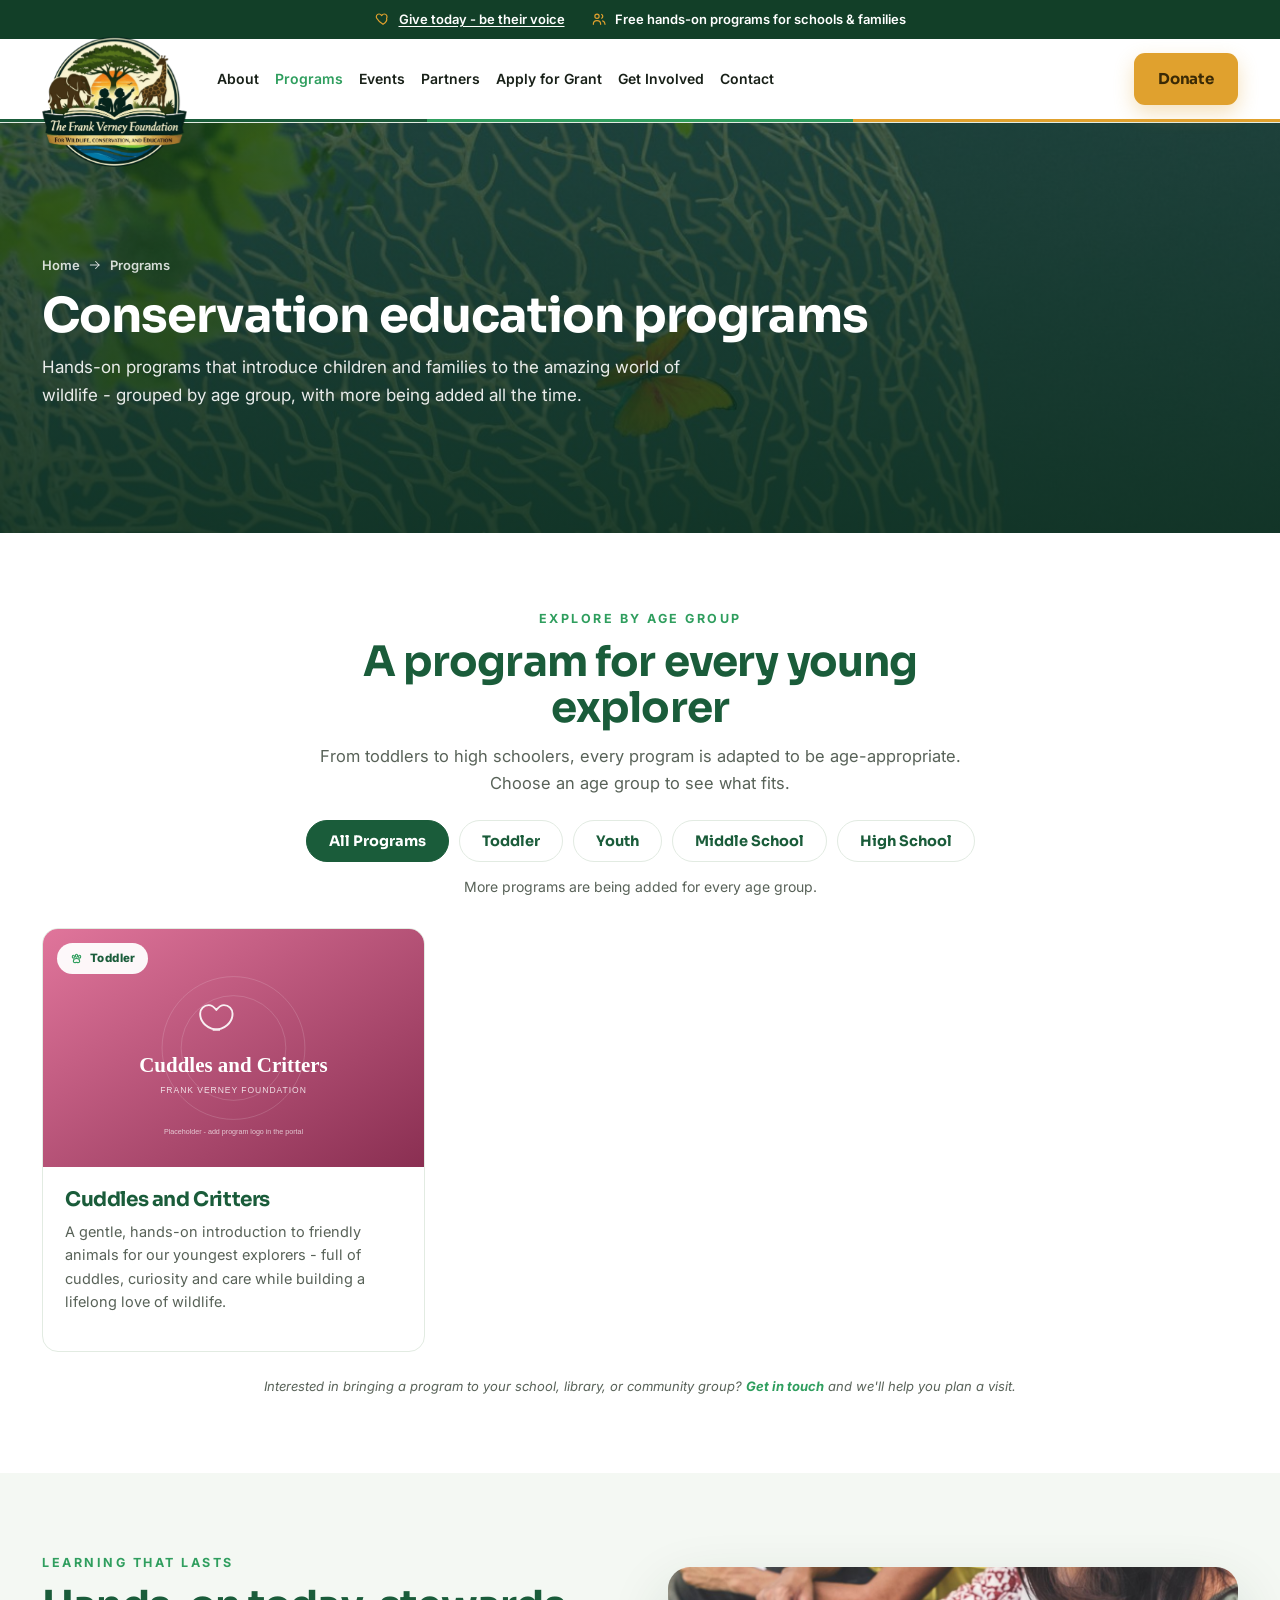
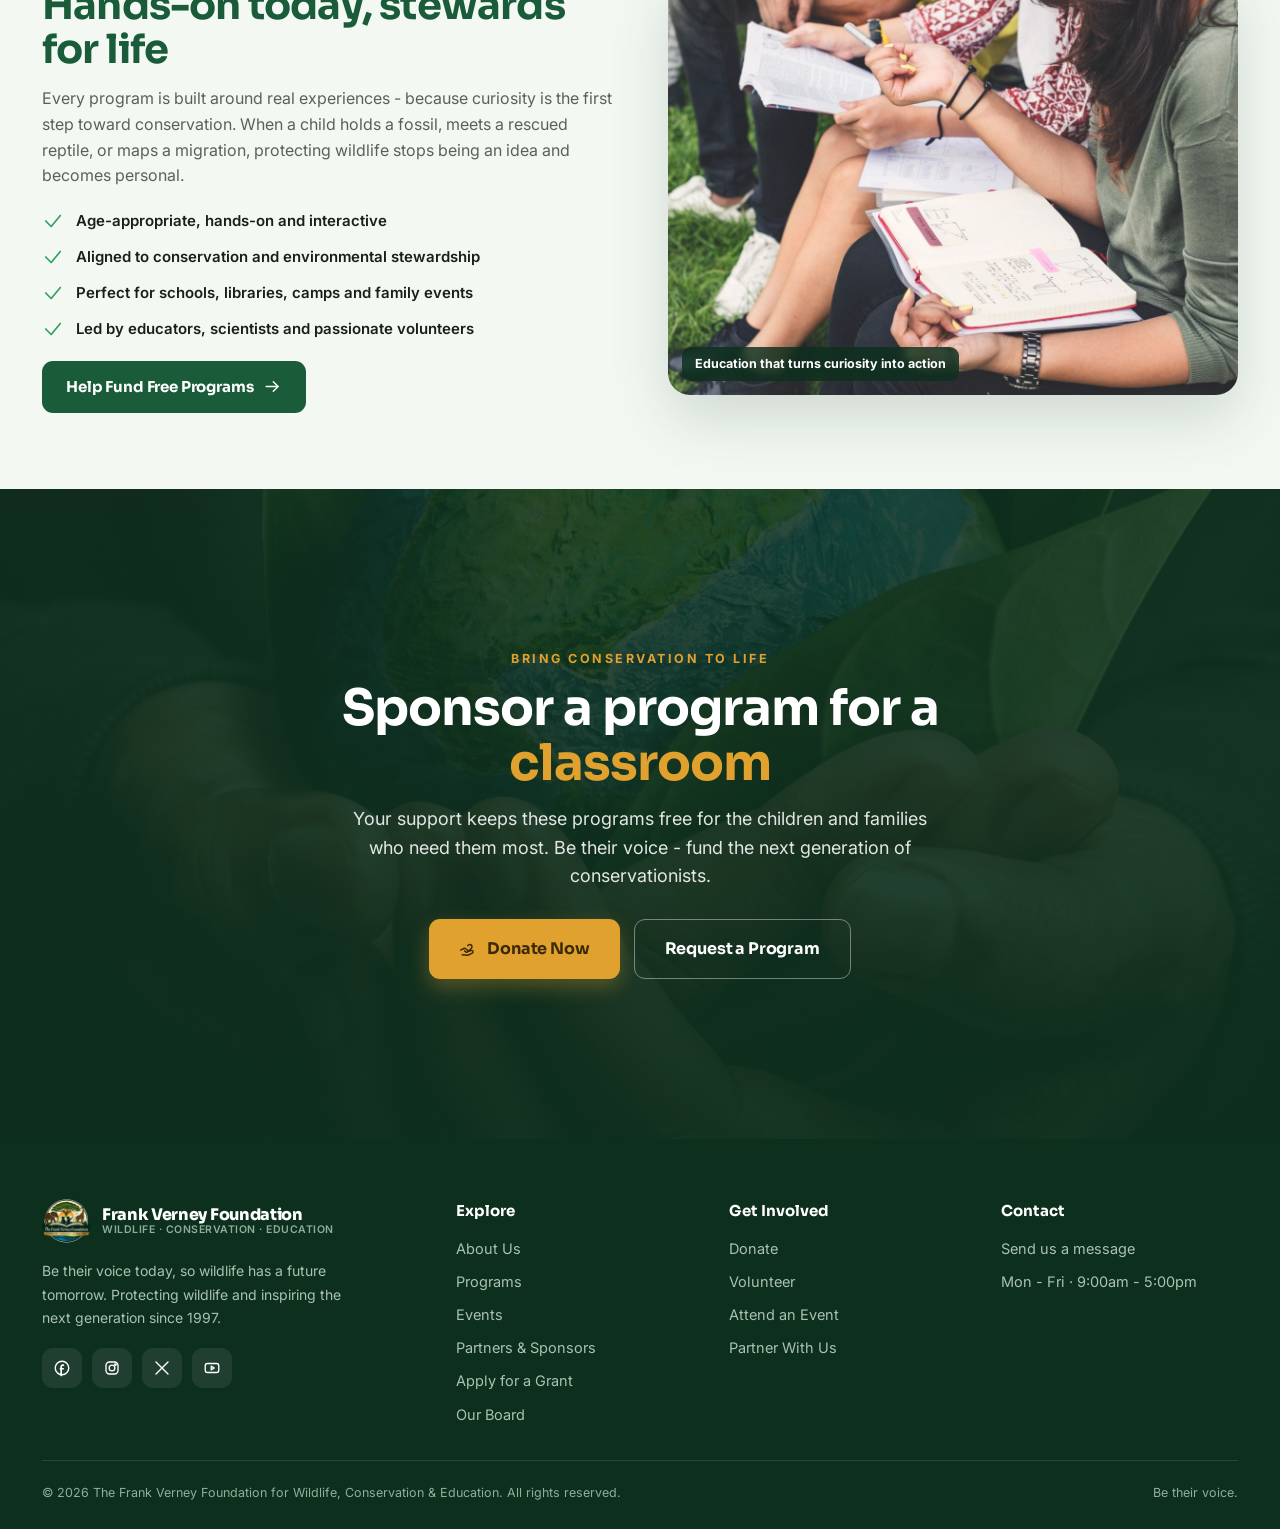
<file: programs.html>
<!DOCTYPE html>
<html lang="en">
<head>
<meta charset="UTF-8" />
<meta name="viewport" content="width=device-width, initial-scale=1.0" />
<title>Education Programs | The Frank Verney Foundation for Wildlife &amp; Conservation</title>
<meta name="description" content="Hands-on wildlife education programs for children and families, grouped by age. Cuddles and Critters for toddlers, with youth, middle and high school programs coming soon." />
<meta name="keywords" content="wildlife education programs, reptile education, marine conservation program, primate education, kids conservation programs, environmental education for schools" />
<link rel="canonical" href="https://fvfoundationforwce.com/programs.html" />
<meta name="theme-color" content="#1a5c3a" />
<meta property="og:type" content="website" />
<meta property="og:title" content="Wildlife Education Programs | The Frank Verney Foundation" />
<meta property="og:description" content="Hands-on conservation education for children and families - reptiles, oceans, primates, birds, insects and more." />
<meta property="og:url" content="https://fvfoundationforwce.com/programs.html" />
<meta property="og:image" content="https://fvfoundationforwce.com/assets/img/getty-1266337495.jpg" />
<link rel="preconnect" href="https://fonts.googleapis.com" />
<link rel="preconnect" href="https://fonts.gstatic.com" crossorigin />
<link href="https://fonts.googleapis.com/css2?family=Sora:wght@600;700;800&family=Inter:wght@400;500;600;700&display=swap" rel="stylesheet" />
<link rel="stylesheet" href="assets/styles.css" />
<link rel="icon" type="image/png" href="assets/logo.png" />
</head>
<body>

<div class="announce"><div class="wrap">
  <span><svg class="i"><use href="#i-heart"/></svg> <a href="get-involved.html#donate">Give today - be their voice</a></span>
  <span><svg class="i"><use href="#i-users"/></svg> Free hands-on programs for schools &amp; families</span>
</div></div>

<header class="site"><div class="wrap">
  <a href="index.html" class="brand">
    <img data-edit-id="top-1" src="assets/logo.png" alt="The Frank Verney Foundation logo" class="logo-img" />
    <span class="bt"><b>Frank Verney Foundation</b><small>Wildlife · Conservation · Education</small></span>
  </a>
  <nav class="main" id="mainnav">
    <a href="about.html">About</a>
    <a href="programs.html">Programs</a>
    <a href="events.html">Events</a>
    <a href="partners.html">Partners</a>
    <a href="apply-for-grant.html">Apply for Grant</a>
    <a href="get-involved.html">Get Involved</a>
    <a href="contact.html">Contact</a>
  </nav>
  <div class="head-right">
    <a data-edit-id="top-2" href="get-involved.html#donate" class="btn btn-gold">Donate</a>
    <button class="menu-btn" id="menuBtn" aria-label="Open menu"><span></span><span></span><span></span></button>
  </div>
</div></header>

<section class="page-hero">
  <div class="bg"><img data-edit-id="programs-1" src="assets/img/getty-1266337495.jpg" alt="Underwater ocean scene from a conservation education program" /></div>
  <div class="wrap">
    <div class="crumb"><a href="index.html">Home</a> <svg class="i"><use href="#i-arrow"/></svg> Programs</div>
    <h1 data-edit-id="programs-2">Conservation education programs</h1>
    <p data-edit-id="programs-3">Hands-on programs that introduce children and families to the amazing world of wildlife - grouped by age group, with more being added all the time.</p>
  </div>
</section>

<section>
  <div class="wrap">
    <div class="section-head" style="margin-bottom:24px">
      <span data-edit-id="programs-4" class="eyebrow center">Explore by Age Group</span>
      <h2 data-edit-id="programs-5">A program for every young explorer</h2>
      <p data-edit-id="programs-6">From toddlers to high schoolers, every program is adapted to be age-appropriate. Choose an age group to see what fits.</p>
    </div>
    <div class="aud-tabs">
      <button class="aud-tab active" data-aud="all">All Programs</button>
      <button class="aud-tab" data-aud="toddler">Toddler</button>
      <button class="aud-tab" data-aud="youth">Youth</button>
      <button class="aud-tab" data-aud="middle">Middle School</button>
      <button class="aud-tab" data-aud="high">High School</button>
    </div>
    <p data-edit-id="programs-7" class="aud-hint">More programs are being added for every age group.</p>

    <div class="prog-grid" id="progGrid">

      <div class="prog" data-aud="toddler" data-reveal>
        <div class="ph"><img data-edit-id="programs-20" src="assets/img/prog-cuddles-and-critters.svg" alt="Cuddles and Critters program" /><span class="badge"><svg class="i"><use href="#i-paw"/></svg> Toddler</span></div>
        <div class="tx"><h3 data-edit-id="programs-21">Cuddles and Critters</h3><p data-edit-id="programs-22">A gentle, hands-on introduction to friendly animals for our youngest explorers - full of cuddles, curiosity and care while building a lifelong love of wildlife.</p></div>
      </div>

    </div>

    <div id="progEmpty" class="prog-empty hide-aud">
      <div class="uc">
        <div class="ic"><svg class="i"><use href="#i-spark"/></svg></div>
        <span class="tag">Under Construction</span>
        <h2><span data-empty-label>Youth</span> programs are coming soon</h2>
        <p>We're building out this age group's programs right now. Check back soon - or reach out to bring a program to your school, library, or group.</p>
        <a href="contact.html" class="btn btn-forest btn-lg"><svg class="i"><use href="#i-mail"/></svg> Ask About Programs</a>
      </div>
    </div>

    <p data-edit-id="programs-50" class="note">Interested in bringing a program to your school, library, or community group? <a href="contact.html" style="color:var(--leaf);font-weight:700">Get in touch</a> and we'll help you plan a visit.</p>
  </div>
</section>

<!-- WHY IT MATTERS -->
<section class="soft">
  <div class="wrap">
    <div class="split">
      <div data-reveal>
        <span data-edit-id="programs-51" class="eyebrow">Learning That Lasts</span>
        <h2 data-edit-id="programs-52">Hands-on today, stewards for life</h2>
        <p data-edit-id="programs-53">Every program is built around real experiences - because curiosity is the first step toward conservation. When a child holds a fossil, meets a rescued reptile, or maps a migration, protecting wildlife stops being an idea and becomes personal.</p>
        <ul class="checks">
          <li data-edit-id="programs-54"><svg class="i"><use href="#i-check"/></svg> Age-appropriate, hands-on and interactive</li>
          <li data-edit-id="programs-55"><svg class="i"><use href="#i-check"/></svg> Aligned to conservation and environmental stewardship</li>
          <li data-edit-id="programs-56"><svg class="i"><use href="#i-check"/></svg> Perfect for schools, libraries, camps and family events</li>
          <li data-edit-id="programs-57"><svg class="i"><use href="#i-check"/></svg> Led by educators, scientists and passionate volunteers</li>
        </ul>
        <a data-edit-id="programs-58" href="get-involved.html#donate" class="btn btn-forest">Help Fund Free Programs <svg class="i"><use href="#i-arrow"/></svg></a>
      </div>
      <div class="media" data-reveal>
        <img data-edit-id="programs-59" src="assets/img/getty-823141844.jpg" alt="Students engaged in a hands-on conservation education session" />
        <span class="cap">Education that turns curiosity into action</span>
      </div>
    </div>
  </div>
</section>

<!-- CTA -->
<section class="cta">
  <div class="bg"><img data-edit-id="programs-60" src="assets/img/conservation-hands.jpg" alt="Hands cradling a green seedling" /></div>
  <div class="wrap">
    <span data-edit-id="programs-61" class="eyebrow center" style="color:var(--gold)">Bring Conservation to Life</span>
    <h2 data-edit-id="programs-62">Sponsor a program for a <span>classroom</span></h2>
    <p data-edit-id="programs-63">Your support keeps these programs free for the children and families who need them most. Be their voice - fund the next generation of conservationists.</p>
    <div class="acts">
      <a data-edit-id="programs-64" href="get-involved.html#donate" class="btn btn-gold btn-lg"><svg class="i"><use href="#i-hand-heart"/></svg> Donate Now</a>
      <a data-edit-id="programs-65" href="contact.html" class="btn btn-ghost-light btn-lg">Request a Program</a>
    </div>
  </div>
</section>

<footer class="site-foot"><div class="wrap">
  <div class="foot-grid">
    <div>
      <a href="index.html" class="brand">
        <img data-edit-id="foot-1" src="assets/logo.png" alt="The Frank Verney Foundation logo" class="logo-img" style="height:44px" />
        <span class="bt"><b>Frank Verney Foundation</b><small>Wildlife · Conservation · Education</small></span>
      </a>
      <p data-edit-id="foot-2" class="blurb">Be their voice today, so wildlife has a future tomorrow. Protecting wildlife and inspiring the next generation since 1997.</p>
      <div class="socials">
        <a href="https://www.facebook.com/fverneyfoundationwce" target="_blank" rel="noopener" aria-label="Facebook"><svg class="i"><use href="#i-facebook"/></svg></a>
        <a href="https://www.instagram.com/fvfoundation4wce" target="_blank" rel="noopener" aria-label="Instagram"><svg class="i"><use href="#i-instagram"/></svg></a>
        <a href="https://www.x.com/@foundationwce" target="_blank" rel="noopener" aria-label="X (Twitter)"><svg class="i"><use href="#i-x"/></svg></a>
        <a href="https://www.youtube.com/@fvfoundationwce75" target="_blank" rel="noopener" aria-label="YouTube"><svg class="i"><use href="#i-youtube"/></svg></a>
      </div>
    </div>
    <div><h4 data-edit-id="foot-3">Explore</h4><ul class="foot-links">
      <li data-edit-id="foot-4"><a href="about.html">About Us</a></li>
      <li data-edit-id="foot-5"><a href="programs.html">Programs</a></li>
      <li data-edit-id="foot-6"><a href="events.html">Events</a></li>
      <li data-edit-id="foot-7"><a href="partners.html">Partners &amp; Sponsors</a></li>
      <li data-edit-id="foot-8"><a href="apply-for-grant.html">Apply for a Grant</a></li>
      <li data-edit-id="foot-9"><a href="about.html#board">Our Board</a></li>
    </ul></div>
    <div><h4 data-edit-id="foot-10">Get Involved</h4><ul class="foot-links">
      <li data-edit-id="foot-11"><a href="get-involved.html#donate">Donate</a></li>
      <li data-edit-id="foot-12"><a href="get-involved.html#volunteer">Volunteer</a></li>
      <li data-edit-id="foot-13"><a href="events.html">Attend an Event</a></li>
      <li data-edit-id="foot-14"><a href="contact.html">Partner With Us</a></li>
    </ul></div>
    <div><h4 data-edit-id="foot-15">Contact</h4><ul class="foot-links">
      <li data-edit-id="foot-17"><a href="contact.html">Send us a message</a></li>
      <li data-edit-id="foot-18">Mon - Fri · 9:00am - 5:00pm</li>
    </ul></div>
  </div>
  <div class="foot-bottom">
    <span>© <span id="yr">2026</span> The Frank Verney Foundation for Wildlife, Conservation &amp; Education. All rights reserved.</span>
    <span>Be their voice.</span>
  </div>
</div></footer>

<script src="assets/app.js"></script>

<!-- Portal editor bridge (dormant unless embedded in the same-origin portal) -->
<script>
(function () {
  if (window.top === window.self) return;
  var EDIT=false, changes={};
  function ok(e){ return e.origin===location.origin; }
  function record(el){ changes[el.getAttribute("data-edit-id")]=el.innerHTML.trim(); }
  function enable(){
    if(EDIT) return; EDIT=true;
    document.querySelectorAll("[data-edit-id]").forEach(function(el){
      var tag=el.tagName.toLowerCase();
      if(tag==="img"){
        el.style.cursor="pointer"; el.classList.add("fvf-img-editable");
        el.addEventListener("click",function(ev){ ev.preventDefault(); ev.stopPropagation();
          parent.postMessage({type:"fpt-edit-image",id:el.getAttribute("data-edit-id")},location.origin); });
      } else {
        el.setAttribute("contenteditable","true"); el.classList.add("fvf-text-editable");
        if(tag==="a"){ el.addEventListener("click",function(ev){ ev.preventDefault(); }); }
        el.addEventListener("input",function(){ record(el); });
        el.addEventListener("blur",function(){ record(el); });
        el.addEventListener("keydown",function(e){ if(e.key==="Enter"&&tag!=="p"&&tag!=="li"&&tag!=="blockquote"){ e.preventDefault(); } });
      }
    });
    var s=document.createElement("style");
    s.textContent=".fvf-text-editable{outline:1px dashed rgba(26,92,58,.55);outline-offset:2px;border-radius:3px;cursor:text}.fvf-text-editable:hover{outline-color:#1a5c3a}.fvf-text-editable:focus{outline:2px solid #1a5c3a;background:rgba(26,92,58,.06)}.fvf-img-editable{outline:2px dashed rgba(26,92,58,.6);outline-offset:3px}.fvf-img-editable:hover{outline:3px solid #1a5c3a;filter:brightness(.95)}";
    document.head.appendChild(s);
    parent.postMessage({type:"fpt-edit-ready"},location.origin);
  }
  window.addEventListener("message",function(e){
    if(!ok(e)) return; var d=e.data||{};
    if(d.type==="fpt-edit-on") enable();
    if(d.type==="fpt-edit-collect"){ parent.postMessage({type:"fpt-edit-changes",changes:changes},location.origin); }
    if(d.type==="fpt-set-image"){ var el=document.querySelector('[data-edit-id="'+d.id+'"]'); if(el){ el.src=d.url; changes[d.id]=d.url; } }
  });
})();
</script>

</body>
</html>
</file>
<file: assets/styles.css>
/* ===== The Frank Verney Foundation for Wildlife, Conservation & Education ===== */
:root{
  --forest:#1a5c3a; --forest-2:#123f28; --forest-3:#0d2f1e;
  --leaf:#2f9e5e; --leaf-soft:#e7f4ec;
  --gold:#e0a12e; --gold-2:#c4851b; --gold-soft:#fdf3dd;
  --sky:#2d7dc0; --sky-soft:#e6f0f9;
  --ink:#182018; --muted:#586258; --line:#e2ebe2; --soft:#f4f8f3; --soft-2:#e9f1e8;
  --star:#e0a12e;
  --paper:#ffffff; --radius:16px; --radius-lg:22px;
  --shadow:0 10px 30px rgba(18,63,40,.08); --shadow-lg:0 24px 60px rgba(18,63,40,.16);
  --maxw:1240px;
}
*{box-sizing:border-box;margin:0;padding:0}
html{scroll-behavior:smooth;overflow-x:clip}
body{font-family:"Inter",system-ui,-apple-system,Segoe UI,Roboto,sans-serif;color:var(--ink);background:var(--paper);line-height:1.6;-webkit-font-smoothing:antialiased;overflow-x:clip;max-width:100%}
h1,h2,h3,.display{font-family:"Sora","Inter",sans-serif;font-weight:700;line-height:1.1;letter-spacing:-.02em}
a{color:inherit;text-decoration:none}
img{max-width:100%;display:block}
.wrap{max-width:var(--maxw);margin:0 auto;padding:0 22px}
.i{width:24px;height:24px;fill:none;stroke:currentColor;stroke-width:1.8;stroke-linecap:round;stroke-linejoin:round;display:inline-block;vertical-align:middle;flex:0 0 auto}
.eyebrow{text-transform:uppercase;letter-spacing:2.5px;font-weight:700;font-size:12.5px;color:var(--leaf)}
.eyebrow.center{text-align:center;display:block}
.center{text-align:center}

/* buttons */
.btn{display:inline-flex;align-items:center;justify-content:center;gap:9px;font-weight:700;font-size:15px;font-family:"Sora",sans-serif;letter-spacing:-.01em;padding:14px 24px;border-radius:11px;cursor:pointer;border:0;transition:.16s transform,.16s box-shadow,.16s background,.16s color}
.btn .i{width:19px;height:19px}
.btn-gold{background:var(--gold);color:#3a2a06;box-shadow:0 8px 20px rgba(224,161,46,.32)}
.btn-gold:hover{background:var(--gold-2);color:#fff;transform:translateY(-2px)}
.btn-forest{background:var(--forest);color:#fff}
.btn-forest:hover{background:var(--forest-2);transform:translateY(-2px)}
.btn-leaf{background:var(--leaf);color:#fff}
.btn-leaf:hover{filter:brightness(1.06);transform:translateY(-2px)}
.btn-ghost{background:#fff;color:var(--forest);border:1.5px solid var(--line)}
.btn-ghost:hover{border-color:var(--forest);background:var(--soft)}
.btn-ghost-light{background:transparent;color:#fff;border:1.5px solid rgba(255,255,255,.4)}
.btn-ghost-light:hover{background:rgba(255,255,255,.12);border-color:#fff}
.btn-lg{padding:16px 30px;font-size:16px}
.btn-block{width:100%}

/* announcement */
.announce{background:var(--forest-2);color:#fff}
.announce .wrap{display:flex;align-items:center;justify-content:center;gap:26px;padding:9px 22px;flex-wrap:wrap;font-size:13px;font-weight:600}
.announce span{display:inline-flex;align-items:center;gap:8px}
.announce .i{width:16px;height:16px;color:var(--gold)}
.announce a{text-decoration:underline;text-underline-offset:2px}

/* header */
header.site{position:sticky;top:0;z-index:70;background:rgba(255,255,255,.96);backdrop-filter:blur(12px);border-bottom:1px solid var(--line)}
header.site::after{content:"";display:block;height:3px;background:linear-gradient(90deg,var(--forest) 0 33.33%,var(--leaf) 33.33% 66.66%,var(--gold) 66.66% 100%)}
.brand{display:flex;align-items:center;gap:11px;flex:0 0 auto;position:relative;z-index:3}
.brand .bt{display:flex;flex-direction:column;line-height:1.05}
/* DESKTOP header only: oversized emblem hangs down over the hero, no wordmark text */
header.site .brand .logo-img{height:130px;width:auto;display:block;margin:-14px 0 -60px}
header.site .brand .bt{display:none}
/* MOBILE / TABLET header (hamburger nav): compact logo + wordmark text */
@media(max-width:1040px){
  header.site .brand .logo-img{height:46px;margin:0}
  header.site .brand .bt{display:flex}
}
.brand .bt b{font-family:"Sora",sans-serif;font-weight:800;font-size:16px;color:var(--forest);letter-spacing:-.02em}
.brand .bt small{font-size:10.5px;font-weight:600;letter-spacing:.5px;color:var(--muted);text-transform:uppercase}
.site .wrap{display:flex;align-items:center;gap:20px;padding:12px 22px}
nav.main{display:flex;gap:16px;align-items:center;margin-left:10px}
nav.main a{font-weight:600;font-size:14px;color:var(--ink);white-space:nowrap;transition:.15s}
@media(max-width:1200px){nav.main{gap:13px}nav.main a{font-size:13.5px}}
nav.main a:hover,nav.main a.active{color:var(--leaf)}
.head-right{display:flex;align-items:center;gap:12px;margin-left:auto}
.menu-btn{display:none;background:none;border:0;cursor:pointer;flex-direction:column;gap:5px;padding:8px}
.menu-btn span{width:24px;height:2.5px;background:var(--forest);border-radius:2px}

/* HERO */
.hero{position:relative;color:#fff;overflow:hidden}
.hero .bg{position:absolute;inset:0;z-index:0}
.hero .bg img{width:100%;height:100%;object-fit:cover}
.hero .bg::after{content:"";position:absolute;inset:0;background:linear-gradient(105deg,rgba(13,47,30,.92) 0 38%,rgba(13,47,30,.72) 62%,rgba(13,47,30,.5))}
.hero .wrap{position:relative;z-index:2;padding:92px 22px 100px;max-width:820px}
.hero .badges{display:flex;gap:8px;flex-wrap:wrap;margin-bottom:20px}
/* centered hero variant (homepage) with large logo */
.hero.center-hero .wrap{max-width:940px;text-align:center;padding:72px 22px 92px}
.hero.center-hero .badges,.hero.center-hero .acts,.hero.center-hero .quicklink{justify-content:center}
.hero.center-hero p.lead{margin-left:auto;margin-right:auto}
.hero-logo{width:min(300px,72vw);height:auto;margin:0 auto 24px;display:block;filter:drop-shadow(0 12px 30px rgba(0,0,0,.4))}
@media(max-width:600px){.hero-logo{width:min(230px,74vw);margin-bottom:18px}}
/* desktop already shows the big emblem in the header, so drop the duplicate hero logo */
@media(min-width:1041px){.hero-logo{display:none}}
@media(min-width:1041px){.hero.center-hero .wrap{text-align:left}.hero.center-hero .badges,.hero.center-hero .acts,.hero.center-hero .quicklink{justify-content:flex-start}.hero.center-hero p.lead{margin-left:0}}
.chip{display:inline-flex;align-items:center;gap:7px;background:rgba(255,255,255,.12);border:1px solid rgba(255,255,255,.22);border-radius:999px;padding:6px 14px;font-size:12.5px;font-weight:700;color:#fff;backdrop-filter:blur(4px)}
.chip .i{width:15px;height:15px;color:var(--gold)}
.hero h1{font-size:clamp(34px,5.4vw,60px);color:#fff;text-wrap:balance}
.hero h1 span{color:var(--gold)}
.hero p.lead{font-size:19px;color:rgba(255,255,255,.9);margin:20px 0 0;max-width:56ch}
.hero .acts{display:flex;gap:14px;flex-wrap:wrap;margin-top:30px}
.hero .quicklink{margin-top:34px;display:flex;gap:26px;flex-wrap:wrap;font-size:14px;color:rgba(255,255,255,.85)}
.hero .quicklink b{color:var(--gold);font-family:"Sora";font-size:22px;display:block}

/* stats band */
.statband{background:var(--forest);color:#fff}
.statband .wrap{display:grid;grid-template-columns:repeat(4,1fr);gap:18px;padding:34px 22px}
.stat{text-align:center}
.stat b{font-family:"Sora";font-weight:800;font-size:clamp(28px,3.4vw,40px);color:var(--gold);display:block;line-height:1}
.stat small{color:rgba(255,255,255,.82);font-size:13.5px;font-weight:600;margin-top:6px;display:block}

/* sections */
section{padding:76px 0}
.section-head{text-align:center;max-width:660px;margin:0 auto 46px}
.section-head h2{font-size:clamp(28px,3.8vw,42px);color:var(--forest);margin-top:10px}
.section-head p{color:var(--muted);font-size:16.5px;margin-top:12px}
.soft{background:var(--soft)}
.forest-bg{background:var(--forest-3);color:#fff}
.head-row{display:flex;justify-content:space-between;align-items:flex-end;gap:24px;margin-bottom:34px;flex-wrap:wrap}
.head-row h2{font-size:clamp(26px,3.6vw,40px);color:var(--forest);margin-top:8px}
.head-row .link{font-weight:700;color:var(--leaf);display:inline-flex;align-items:center;gap:7px;white-space:nowrap}
.head-row .link:hover{gap:11px}

/* program cards */
.prog-grid{display:grid;grid-template-columns:repeat(3,1fr);gap:24px}
.prog-grid.g4{grid-template-columns:repeat(4,1fr);gap:20px}
/* age-group filter tabs */
.aud-tabs{display:flex;flex-wrap:wrap;gap:10px;justify-content:center;margin:0 auto 14px}
.aud-tab{border:1.5px solid var(--line);background:#fff;color:var(--forest);font-family:"Sora",sans-serif;font-weight:700;font-size:14.5px;padding:11px 22px;border-radius:999px;cursor:pointer;transition:.15s}
.aud-tab:hover{border-color:var(--leaf)}
.aud-tab.active{background:var(--forest);color:#fff;border-color:var(--forest)}
.hide-aud{display:none}
.prog-empty{padding:26px 0}
.aud-hint{text-align:center;color:var(--muted);font-size:14px;margin-bottom:30px}
.prog{background:#fff;border:1px solid var(--line);border-radius:var(--radius);overflow:hidden;display:flex;flex-direction:column;transition:.18s transform,.18s box-shadow}
.prog:hover{transform:translateY(-6px);box-shadow:var(--shadow-lg)}
.prog .ph{position:relative;aspect-ratio:16/10;overflow:hidden;background:var(--soft-2)}
.prog .ph img{width:100%;height:100%;object-fit:cover;transition:.4s}
.prog:hover .ph img{transform:scale(1.05)}
.prog .badge{position:absolute;left:14px;top:14px;background:rgba(255,255,255,.95);color:var(--forest);font-size:11.5px;font-weight:800;letter-spacing:.4px;padding:6px 12px;border-radius:999px;display:inline-flex;align-items:center;gap:6px}
.prog .badge .i{width:15px;height:15px;color:var(--leaf)}
.prog .tx{padding:22px;display:flex;flex-direction:column;flex:1}
.prog h3{font-family:"Sora";font-size:20px;color:var(--forest)}
.prog p{color:var(--muted);font-size:14.5px;margin:9px 0 16px;flex:1}
.prog .more{font-weight:700;color:var(--leaf);font-size:14px;display:inline-flex;align-items:center;gap:6px}
.prog:hover .more{gap:10px}

/* icon feature cards (mission/vision) */
.pillar-grid{display:grid;grid-template-columns:repeat(4,1fr);gap:24px}
.pillar{background:#fff;border:1px solid var(--line);border-radius:var(--radius);padding:32px 28px;transition:.16s}
.pillar:hover{box-shadow:var(--shadow);transform:translateY(-3px)}
.pillar .ic{width:56px;height:56px;border-radius:14px;background:var(--leaf-soft);color:var(--leaf);display:grid;place-items:center;margin-bottom:18px}
.pillar .ic .i{width:28px;height:28px}
.pillar.gold .ic{background:var(--gold-soft);color:var(--gold-2)}
.pillar.sky .ic{background:var(--sky-soft);color:var(--sky)}
.pillar h3{font-family:"Sora";font-size:20px;color:var(--forest);margin-bottom:9px}
.pillar p{color:var(--muted);font-size:15px}

/* split / feature */
.split{display:grid;grid-template-columns:1fr 1fr;gap:56px;align-items:center}
.split .media{border-radius:var(--radius-lg);overflow:hidden;box-shadow:var(--shadow-lg);aspect-ratio:4/3;position:relative}
.split .media img{width:100%;height:100%;object-fit:cover}
.split .media .cap{position:absolute;left:14px;bottom:14px;background:rgba(13,47,30,.82);color:#fff;font-size:12.5px;font-weight:700;padding:7px 13px;border-radius:9px;backdrop-filter:blur(4px)}
.split.rev .media{order:2}
.split h2{font-size:clamp(26px,3.4vw,40px);color:var(--forest);margin:10px 0 14px}
.split p{color:var(--muted);font-size:16px;margin-bottom:14px}
.checks{list-style:none;display:grid;gap:12px;margin:20px 0}
.checks li{display:flex;gap:12px;align-items:flex-start;font-weight:600;color:var(--ink);font-size:15px}
.checks .i{width:22px;height:22px;color:var(--leaf);flex:0 0 22px;margin-top:1px}

/* board / team */
.team-grid{display:grid;grid-template-columns:repeat(4,1fr);gap:24px}
.team-grid.five{grid-template-columns:repeat(5,1fr)}
.member{text-align:center}
.member .av{width:96px;height:96px;border-radius:50%;margin:0 auto 14px;background:linear-gradient(135deg,var(--leaf),var(--forest));color:#fff;display:grid;place-items:center;font-family:"Sora";font-weight:800;font-size:32px;box-shadow:var(--shadow)}
.member h3{font-family:"Sora";font-size:17px;color:var(--forest)}
.member .role{color:var(--gold-2);font-weight:700;font-size:13px;margin-top:2px}
.member p{color:var(--muted);font-size:13.5px;margin-top:8px}
.members-row{display:flex;flex-wrap:wrap;gap:12px;justify-content:center;margin-top:24px}
.member-pill{background:#fff;border:1px solid var(--line);border-radius:999px;padding:9px 18px;font-weight:600;font-size:14px;color:var(--forest);box-shadow:var(--shadow)}

/* events */
.events{display:grid;gap:16px}
.event{background:#fff;border:1px solid var(--line);border-radius:var(--radius);padding:22px 24px;display:grid;grid-template-columns:auto 1fr auto;gap:24px;align-items:center;transition:.16s}
.event:hover{box-shadow:var(--shadow);border-color:var(--leaf)}
.event .date{text-align:center;background:var(--leaf-soft);border-radius:12px;padding:12px 16px;min-width:78px}
.event .date .m{font-family:"Sora";font-weight:800;font-size:12px;letter-spacing:1px;text-transform:uppercase;color:var(--leaf)}
.event .date .d{font-family:"Sora";font-weight:800;font-size:28px;color:var(--forest);line-height:1}
.event .date .y{font-size:11px;color:var(--muted)}
.event .info h3{font-family:"Sora";font-size:18px;color:var(--forest)}
.event .info .meta{display:flex;gap:16px;flex-wrap:wrap;color:var(--muted);font-size:13.5px;margin-top:5px}
.event .info .meta span{display:inline-flex;align-items:center;gap:6px}
.event .info .meta .i{width:15px;height:15px;color:var(--leaf)}
.event .info p{color:var(--muted);font-size:14px;margin-top:8px;max-width:60ch}
.event .cta .btn{white-space:nowrap}
@media(max-width:720px){.event{grid-template-columns:auto 1fr}.event .cta{grid-column:1/-1}.event .cta .btn{width:100%}}

/* donation tiers */
.give-grid{display:grid;grid-template-columns:repeat(4,1fr);gap:20px}
.give{background:#fff;border:1.5px solid var(--line);border-radius:var(--radius);padding:28px 24px;text-align:center;display:flex;flex-direction:column;transition:.16s}
.give:hover{transform:translateY(-4px);box-shadow:var(--shadow-lg);border-color:var(--gold)}
.give.pop{border-color:var(--gold);box-shadow:var(--shadow-lg)}
.give .pin{font-size:11px;font-weight:800;letter-spacing:1px;text-transform:uppercase;color:var(--gold-2)}
.give .amt{font-family:"Sora";font-weight:800;font-size:38px;color:var(--forest);line-height:1;margin:8px 0}
.give .amt small{font-size:15px;color:var(--muted);font-weight:600}
.give h3{font-family:"Sora";font-size:16px;color:var(--forest);margin-bottom:8px}
.give p{color:var(--muted);font-size:13.5px;margin-bottom:18px;flex:1}
.give .btn{width:100%}

/* ways to help */
.ways{display:grid;grid-template-columns:repeat(3,1fr);gap:24px}
.way{background:#fff;border:1px solid var(--line);border-radius:var(--radius);padding:30px 26px}
.way .ic{width:52px;height:52px;border-radius:13px;background:var(--gold-soft);color:var(--gold-2);display:grid;place-items:center;margin-bottom:16px}
.way h3{font-family:"Sora";font-size:19px;color:var(--forest);margin-bottom:8px}
.way p{color:var(--muted);font-size:14.5px;margin-bottom:14px}
.way a.tlink{font-weight:700;color:var(--leaf);font-size:14px;display:inline-flex;gap:6px;align-items:center}

/* quote / testimonial */
.quote-band{background:var(--forest-3);color:#fff;border-radius:var(--radius-lg);padding:56px;text-align:center;position:relative;overflow:hidden}
.quote-band .qmark{font-family:"Sora";font-size:120px;line-height:.6;color:var(--gold);opacity:.25;height:60px}
.quote-band blockquote{font-family:"Sora";font-weight:600;font-size:clamp(21px,2.8vw,30px);max-width:20ch;margin:0 auto;line-height:1.3}
.quote-band cite{display:block;margin-top:22px;font-style:normal;color:var(--gold);font-weight:700;font-size:15px}

/* photo gallery */
.gallery-grid{display:grid;grid-template-columns:repeat(3,1fr);gap:16px}
.gallery-grid .gitem{aspect-ratio:4/3;border-radius:14px;overflow:hidden;background:var(--soft-2);box-shadow:var(--shadow)}
.gallery-grid .gitem img{width:100%;height:100%;object-fit:cover;transition:.35s}
.gallery-grid .gitem:hover img{transform:scale(1.05)}
@media(max-width:1040px){.gallery-grid{grid-template-columns:1fr 1fr}}

/* sponsor tiers / partner slots */
.sponsor-slots{display:grid;grid-template-columns:repeat(4,1fr);gap:18px}
.sponsor-slot{aspect-ratio:3/2;border:2px dashed var(--line);border-radius:14px;display:grid;place-items:center;background:var(--soft);color:var(--muted);font-weight:600;font-size:14px;text-align:center;padding:14px}
.sponsor-slot img{max-width:100%;max-height:100%;object-fit:contain}
@media(max-width:1040px){.sponsor-slots{grid-template-columns:1fr 1fr}}

/* under construction */
.uc{max-width:640px;margin:0 auto;text-align:center}
.uc .ic{width:88px;height:88px;border-radius:50%;background:var(--gold-soft);color:var(--gold-2);display:grid;place-items:center;margin:0 auto 22px}
.uc .ic .i{width:44px;height:44px}
.uc h2{font-size:clamp(26px,3.4vw,36px);color:var(--forest);margin-bottom:14px}
.uc p{color:var(--muted);font-size:16.5px;margin-bottom:16px}
.uc .tag{display:inline-block;background:var(--gold);color:#3a2a06;font-family:"Sora",sans-serif;font-weight:800;font-size:13px;letter-spacing:1px;text-transform:uppercase;padding:8px 18px;border-radius:999px;margin-bottom:24px}

/* partners */
.partners{display:flex;flex-wrap:wrap;gap:48px;justify-content:center;align-items:center}
.partners img{height:110px;width:auto;opacity:.9;transition:.2s}
.partners img:hover{opacity:1;transform:scale(1.04)}
/* named partner cards (bigger logos + labels) */
.partner-cards{display:grid;grid-template-columns:repeat(4,1fr);gap:22px}
.pcard{background:#fff;border:1px solid var(--line);border-radius:var(--radius);padding:24px 20px;text-align:center;box-shadow:var(--shadow);display:flex;flex-direction:column;align-items:center;gap:12px;transition:.16s}
.pcard:hover{transform:translateY(-4px);box-shadow:var(--shadow-lg)}
.pcard .plogo{height:130px;display:grid;place-items:center;width:100%}
.pcard .plogo img{max-height:130px;max-width:100%;object-fit:contain}
.pcard b{font-family:"Sora",sans-serif;color:var(--forest);font-size:15px;line-height:1.3}
@media(max-width:1040px){.partner-cards{grid-template-columns:1fr 1fr}}

/* CTA band */
.cta{position:relative;overflow:hidden;color:#fff;text-align:center}
.cta .bg{position:absolute;inset:0}
.cta .bg img{width:100%;height:100%;object-fit:cover}
.cta .bg::after{content:"";position:absolute;inset:0;background:linear-gradient(180deg,rgba(13,47,30,.86),rgba(13,47,30,.95))}
.cta .wrap{position:relative;z-index:2;padding:84px 22px}
.cta h2{font-size:clamp(30px,4.4vw,50px);color:#fff;max-width:20ch;margin:12px auto 0}
.cta h2 span{color:var(--gold)}
.cta p{color:rgba(255,255,255,.88);font-size:18px;margin:14px auto 28px;max-width:54ch}
.cta .acts{display:flex;gap:14px;justify-content:center;flex-wrap:wrap}

/* donation form card */
.donate-card{max-width:640px;margin:44px auto 0;background:var(--gold-soft);border:1px solid #f0e2bd;border-radius:var(--radius-lg);padding:38px 34px}
.donate-card h2{font-family:"Sora";color:var(--forest);font-size:clamp(22px,3vw,30px)}
.donate-card p{color:var(--muted);font-size:15.5px;margin:8px 0 22px}
.donate-card .form select{appearance:auto}
@media(max-width:600px){.donate-card{padding:28px 22px}}

/* newsletter */
.news{background:var(--gold-soft);border:1px solid #f0e2bd;border-radius:var(--radius-lg);padding:44px;display:grid;grid-template-columns:1.2fr 1fr;gap:36px;align-items:center}
.news h2{font-family:"Sora";font-size:clamp(24px,3vw,32px);color:var(--forest)}
.news p{color:var(--muted);font-size:15.5px;margin-top:8px}
.news form{display:flex;gap:10px}
.news input{flex:1;font-family:"Inter";font-size:15px;padding:14px 16px;border:1.5px solid #e6d5a8;border-radius:11px;background:#fff}
.news input:focus{outline:2px solid var(--gold)}
@media(max-width:820px){.news{grid-template-columns:1fr}}

/* page hero */
.page-hero{position:relative;color:#fff;overflow:hidden}
.page-hero .bg{position:absolute;inset:0}
.page-hero .bg img{width:100%;height:100%;object-fit:cover}
.page-hero .bg::after{content:"";position:absolute;inset:0;background:linear-gradient(180deg,rgba(13,47,30,.72),rgba(13,47,30,.9))}
.page-hero .wrap{position:relative;z-index:2;padding:56px 22px 48px}
.crumb{font-size:13px;color:rgba(255,255,255,.82);font-weight:600;display:flex;gap:8px;align-items:center;margin-bottom:14px}
.crumb a:hover{color:var(--gold)}
.crumb .i{width:14px;height:14px}
.page-hero h1{font-size:clamp(30px,4.4vw,48px);color:#fff}
.page-hero p{color:rgba(255,255,255,.9);font-size:17px;margin-top:12px;max-width:62ch}

/* prose */
.prose{max-width:760px}
.prose h2{font-size:clamp(24px,3vw,34px);color:var(--forest);margin:26px 0 14px}
.prose h3{font-family:"Sora";font-size:20px;color:var(--forest);margin:22px 0 10px}
.prose p{color:var(--muted);font-size:16.5px;margin-bottom:16px}
.prose ul{color:var(--muted);font-size:16px;margin:0 0 16px 20px;display:grid;gap:8px}

/* two-col + contact */
.two-col{display:grid;grid-template-columns:1fr 1fr;gap:48px}
.info-row{display:flex;gap:14px;padding:16px 0;border-bottom:1px solid var(--line);align-items:flex-start}
.info-row:last-child{border-bottom:0}
.info-row .ic{width:46px;height:46px;border-radius:11px;background:var(--leaf-soft);color:var(--leaf);display:grid;place-items:center;flex:0 0 46px}
.info-row b{font-family:"Sora";color:var(--forest);font-size:15px}
.info-row p{color:var(--muted);font-size:14.5px}
.info-row a{color:var(--leaf);font-weight:600}
.hours{list-style:none;background:var(--soft);border:1px solid var(--line);border-radius:14px;padding:8px 18px;margin-top:16px}
.hours li{display:flex;justify-content:space-between;padding:9px 0;border-bottom:1px solid var(--line);font-size:14.5px}
.hours li:last-child{border-bottom:0}
.hours li b{color:var(--forest);font-weight:600}
.hours li.closed span{color:var(--muted)}

/* forms */
.form{display:grid;gap:14px;max-width:560px}
.form input,.form select,.form textarea{font-family:"Inter";font-size:15px;padding:13px 15px;border:1.5px solid var(--line);border-radius:11px;background:#fff;width:100%}
.form textarea{min-height:130px;resize:vertical}
.form input:focus,.form select:focus,.form textarea:focus{outline:2px solid var(--leaf);border-color:transparent}
.form-ok{display:none;color:var(--leaf);font-weight:700}
.field-label{font-weight:600;font-size:13.5px;color:var(--forest);margin-bottom:-6px}

/* faq */
.faq{max-width:820px;margin:0 auto}
.faq details{background:#fff;border:1px solid var(--line);border-radius:14px;padding:6px 22px;margin-bottom:12px}
.faq summary{font-family:"Sora";font-weight:700;font-size:16.5px;color:var(--forest);cursor:pointer;padding:16px 0;list-style:none;display:flex;justify-content:space-between;align-items:center;gap:16px}
.faq summary::-webkit-details-marker{display:none}
.faq summary::after{content:"+";font-size:24px;color:var(--leaf);font-weight:400}
.faq details[open] summary::after{content:"\2013"}
.faq details p{color:var(--muted);font-size:15px;padding:0 0 18px}

.note{text-align:center;color:var(--muted);font-size:13px;margin-top:24px;font-style:italic}

/* toast */
.toast{position:fixed;bottom:24px;left:50%;transform:translateX(-50%) translateY(30px);background:var(--forest);color:#fff;padding:14px 22px;border-radius:12px;font-weight:600;font-size:14px;box-shadow:var(--shadow-lg);opacity:0;pointer-events:none;transition:.25s;z-index:90;display:flex;align-items:center;gap:10px}
.toast.show{opacity:1;transform:translateX(-50%) translateY(0)}
.toast .i{color:var(--gold)}

/* footer */
footer.site-foot{background:var(--forest-3);color:#a9c2b2;padding:60px 0 26px}
.foot-grid{display:grid;grid-template-columns:1.6fr 1fr 1fr 1fr;gap:36px;padding-bottom:34px;border-bottom:1px solid rgba(255,255,255,.12)}
footer.site-foot .brand .bt b{color:#fff}
footer.site-foot .brand .bt small{color:#8fae9c}
footer.site-foot p.blurb{margin-top:16px;font-size:14px;max-width:34ch;line-height:1.7}
footer.site-foot h4{color:#fff;font-family:"Sora";font-size:15px;margin-bottom:14px}
.foot-links{list-style:none;display:grid;gap:10px;font-size:14.5px}
footer.site-foot a:hover{color:#fff}
.socials{display:flex;gap:10px;margin-top:18px}
.socials a{width:40px;height:40px;border-radius:11px;background:rgba(255,255,255,.08);display:grid;place-items:center;color:#fff}
.socials a:hover{background:var(--gold);color:var(--forest-3)}
.socials .i{width:18px;height:18px}
.foot-bottom{padding-top:22px;display:flex;justify-content:space-between;gap:14px;flex-wrap:wrap;font-size:12.5px;color:#8fae9c}
.foot-bottom a{text-decoration:underline;text-underline-offset:2px}

/* responsive */
@media(max-width:1040px){
  .hero .wrap,.split,.two-col{grid-template-columns:1fr}
  .split.rev .media{order:0}
  .prog-grid,.prog-grid.g4,.pillar-grid,.ways{grid-template-columns:1fr 1fr}
  .team-grid,.team-grid.five,.give-grid{grid-template-columns:repeat(2,1fr)}
  .statband .wrap{grid-template-columns:1fr 1fr;gap:28px}
  .foot-grid{grid-template-columns:1fr 1fr}
  nav.main{display:none}
  .menu-btn{display:flex}
  nav.main.open{display:flex;position:absolute;top:100%;left:0;right:0;flex-direction:column;background:#fff;padding:18px 22px;gap:16px;border-bottom:1px solid var(--line);box-shadow:var(--shadow);margin:0}
}
@media(max-width:640px){
  .prog-grid,.prog-grid.g4,.pillar-grid,.ways,.team-grid,.team-grid.five,.give-grid,.foot-grid,.partners{grid-template-columns:1fr}
  section{padding:54px 0}
  .quote-band,.cta .wrap,.news{padding:34px 22px}
  .hero .wrap{padding:64px 22px 72px}
  .news form{flex-direction:column}
  .partners{gap:26px}
}
</file>
